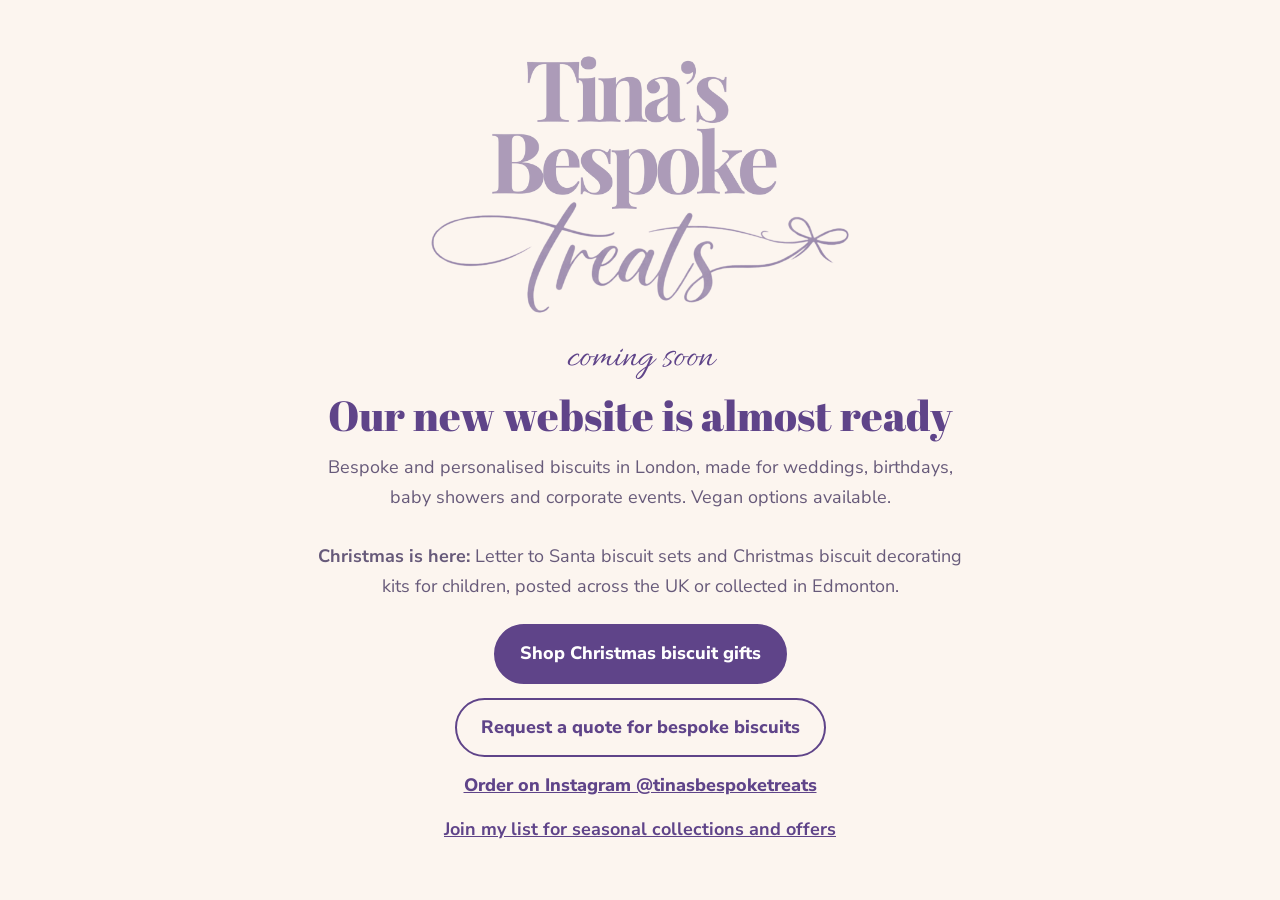
<file: index.html>
<!doctype html>
<html lang="en-GB">
<head>
<meta charset="utf-8">
<meta name="viewport" content="width=device-width,initial-scale=1,viewport-fit=cover">
<title>Bespoke &amp; Personalised Biscuits, London | Tina's Bespoke Treats</title>
<meta name="description" content="Bespoke and personalised biscuits handmade in Edmonton, North London, for weddings, birthdays and corporate events. Shop Christmas biscuit gifts, posted UK-wide.">
<meta name="keywords" content="bespoke biscuits London, personalised biscuits, custom biscuits, logo biscuits, branded biscuits, corporate Christmas gifts, wedding favours London, party favours, Christmas biscuits">
<meta name="robots" content="index,follow">
<meta name="theme-color" content="#FCF5EF">
<meta property="og:type" content="website">
<meta property="og:site_name" content="Tina's Bespoke Treats">
<meta property="og:locale" content="en_GB">
<meta property="og:title" content="Bespoke &amp; Personalised Biscuits, London | Tina's Bespoke Treats">
<meta property="og:description" content="Bespoke and personalised biscuits handmade in Edmonton, North London, for weddings, birthdays and corporate events. Shop Christmas biscuit gifts, posted UK-wide.">
<meta property="og:image" content="https://tinasbespoketreats.com/christmas/img/letter-to-santa-biscuit-painting-set-rudolph.jpg">
<meta property="og:url" content="https://tinasbespoketreats.com/">
<link rel="canonical" href="https://tinasbespoketreats.com/">
<meta name="twitter:card" content="summary_large_image">
<script type="application/ld+json">{"@context": "https://schema.org", "@graph": [{"@type": "Bakery", "@id": "https://tinasbespoketreats.com/#bakery", "name": "Tina's Bespoke Treats", "url": "https://tinasbespoketreats.com/", "logo": "https://tinasbespoketreats.com/assets/logo.png", "image": ["https://tinasbespoketreats.com/assets/logo.png", "https://tinasbespoketreats.com/christmas/img/letter-to-santa-biscuit-painting-set-rudolph.jpg"], "description": "Bespoke and personalised biscuits handmade in Edmonton, North London, for weddings, birthdays, baby showers and corporate events, plus Christmas biscuit gifts posted across the UK.", "address": {"@type": "PostalAddress", "addressLocality": "Edmonton, London", "postalCode": "N9", "addressRegion": "Greater London", "addressCountry": "GB"}, "areaServed": [{"@type": "Place", "name": "Edmonton"}, {"@type": "Place", "name": "Enfield"}, {"@type": "Place", "name": "Palmers Green"}, {"@type": "Place", "name": "Southgate"}, {"@type": "Place", "name": "Tottenham"}, {"@type": "Place", "name": "Wood Green"}, {"@type": "Place", "name": "Barnet"}, {"@type": "Place", "name": "North London"}, {"@type": "Place", "name": "London"}, {"@type": "Country", "name": "United Kingdom"}], "sameAs": ["https://www.instagram.com/tinasbespoketreats/", "https://www.addtoevent.co.uk/suppliers/tinas-bespoke-treats"], "foundingDate": "2017", "knowsAbout": ["Bespoke biscuits", "Personalised biscuits", "Logo biscuits", "Corporate Christmas gifts", "Letter to Santa biscuits", "Christmas biscuit decorating kits", "Wedding favours"]}, {"@type": "WebSite", "@id": "https://tinasbespoketreats.com/#website", "name": "Tina's Bespoke Treats", "url": "https://tinasbespoketreats.com/", "publisher": {"@id": "https://tinasbespoketreats.com/#bakery"}, "inLanguage": "en-GB"}]}</script>
<link rel="icon" type="image/png" href="assets/icon.png">
<link rel="apple-touch-icon" href="assets/icon.png">
<link rel="preconnect" href="https://fonts.googleapis.com">
<link rel="preconnect" href="https://fonts.gstatic.com" crossorigin>
<link rel="stylesheet" href="https://fonts.googleapis.com/css2?family=Abril+Fatface&family=Allura&family=Nunito+Sans:opsz,wght@6..12,400;6..12,600;6..12,700;6..12,800&display=swap">
<link rel="stylesheet" href="styles.css?v=3">
</head>
<body>
<main id="main" class="soon">
  <h1><img src="assets/logo.png" alt="Tina's Bespoke Treats: bespoke biscuits in London" width="1400" height="862"></h1>
  <p class="eyebrow">coming soon</p>
  <h2>Our new website is almost ready</h2>
  <p class="lead">Bespoke and personalised biscuits in London, made for weddings, birthdays, baby showers and corporate events. Vegan options available.</p>
  <p class="lead" style="margin-top:8px"><strong>Christmas is here:</strong> Letter to Santa biscuit sets and Christmas biscuit decorating kits for children, posted across the UK or collected in Edmonton.</p>
  <a class="btn solid" href="/christmas/">Shop Christmas biscuit gifts</a>
  <a class="btn line" href="/quote/">Request a quote for bespoke biscuits</a>
  <a href="https://www.instagram.com/tinasbespoketreats/" style="font-weight:800">Order on Instagram @tinasbespoketreats</a>
  <a href="/join/" style="font-weight:700">Join my list for seasonal collections and offers</a>
</main>
</body>
</html>
</file>
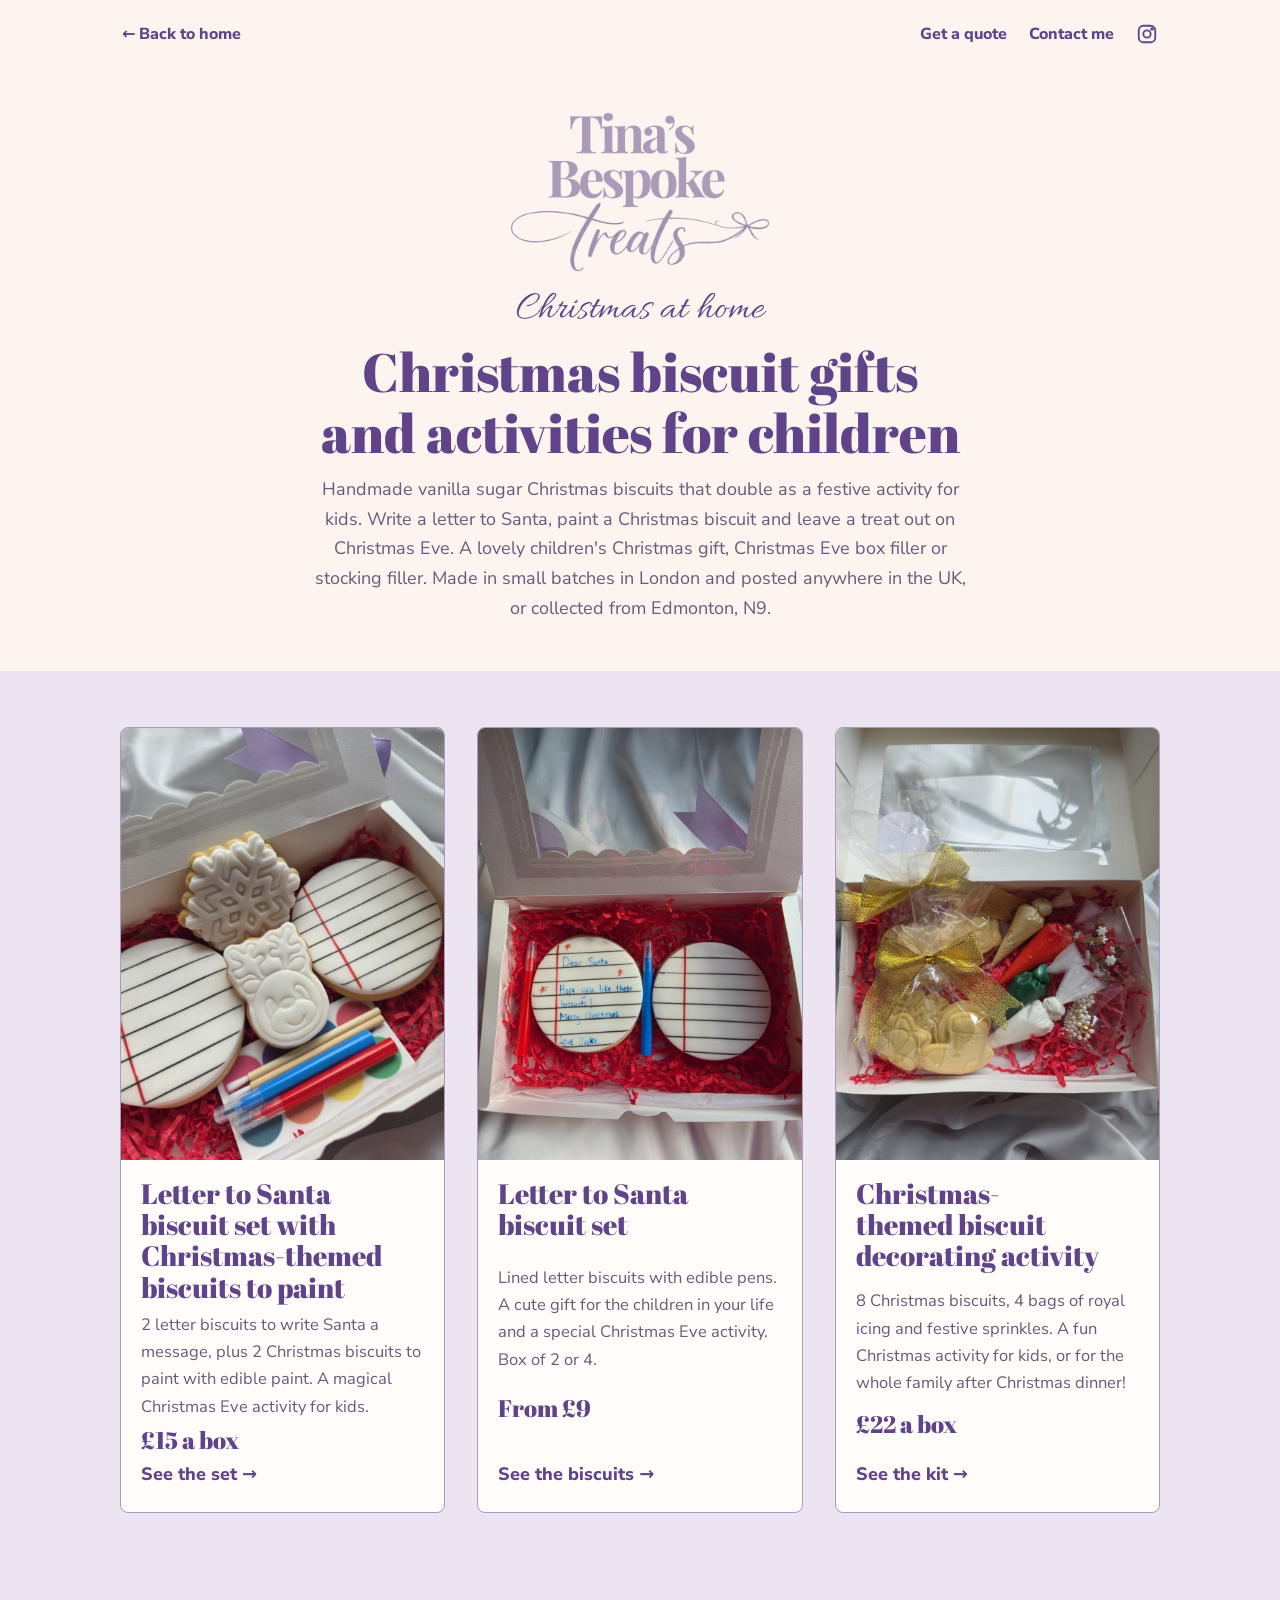
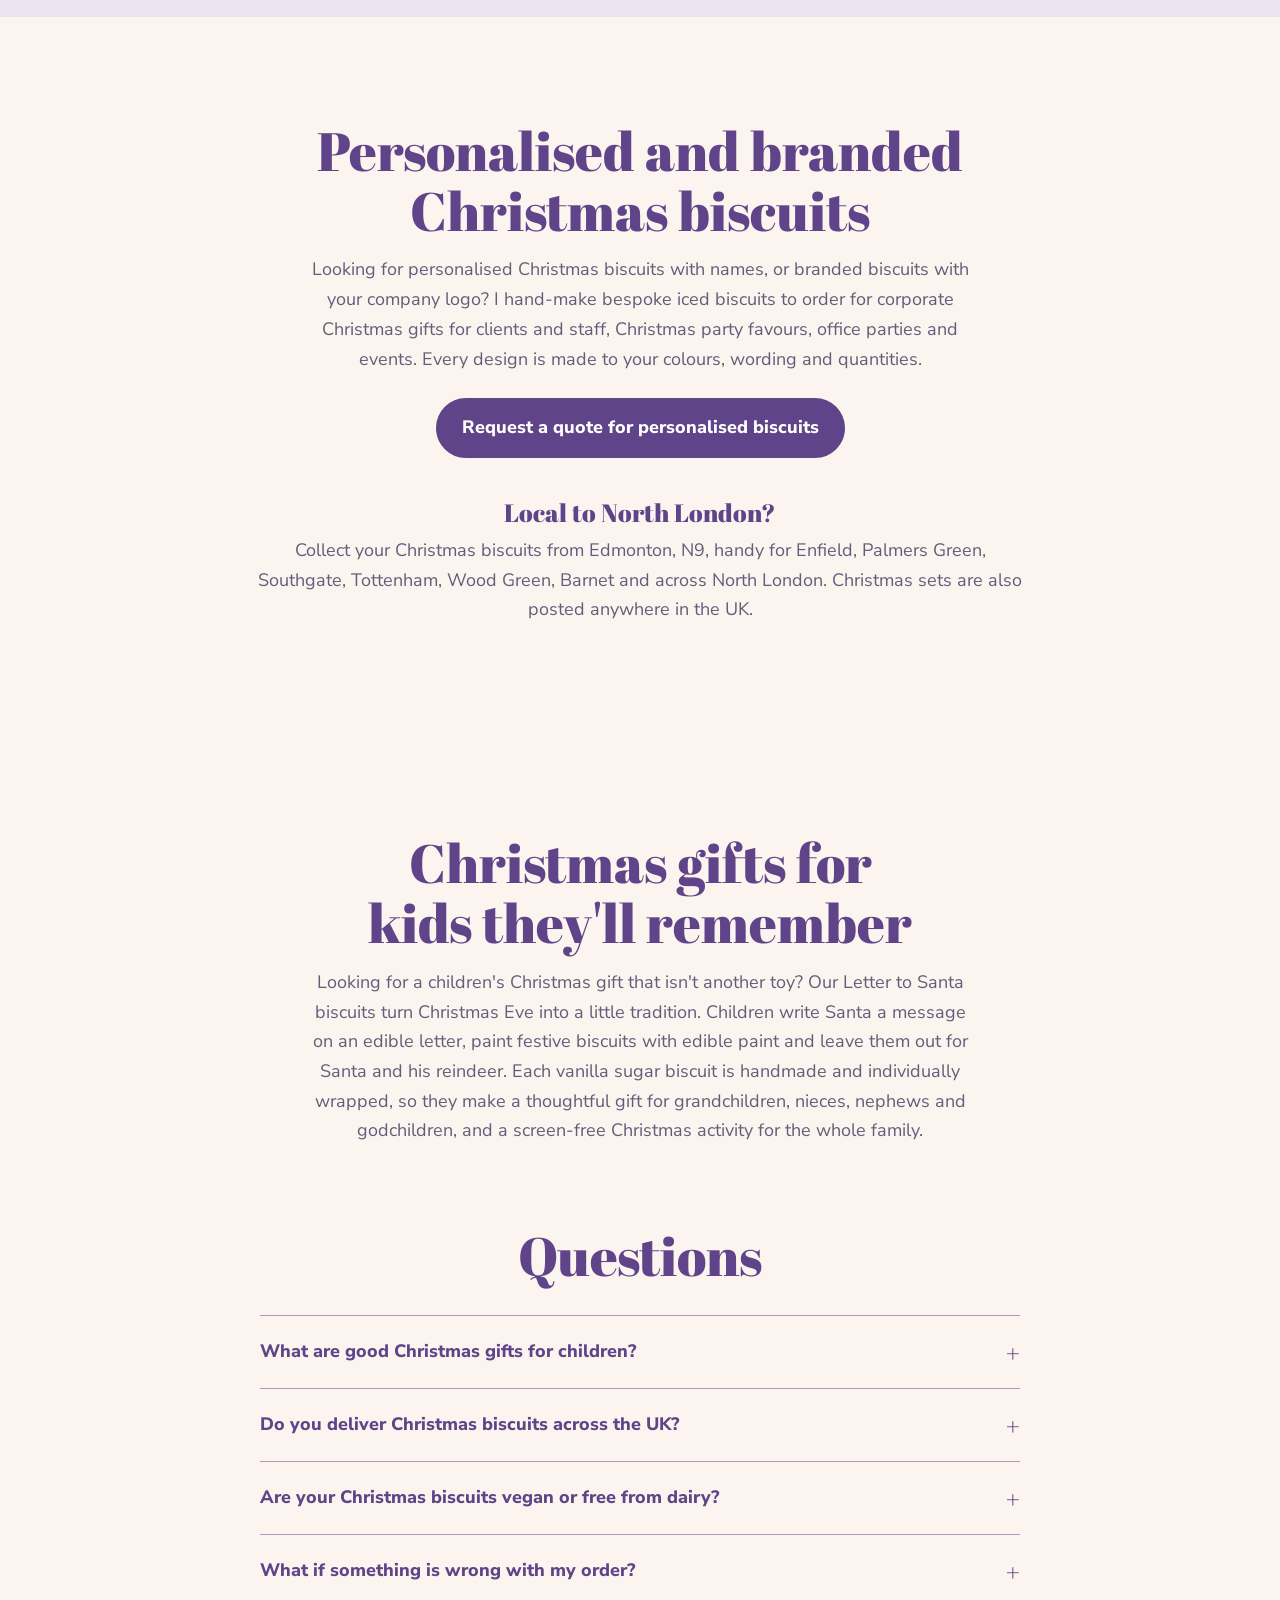
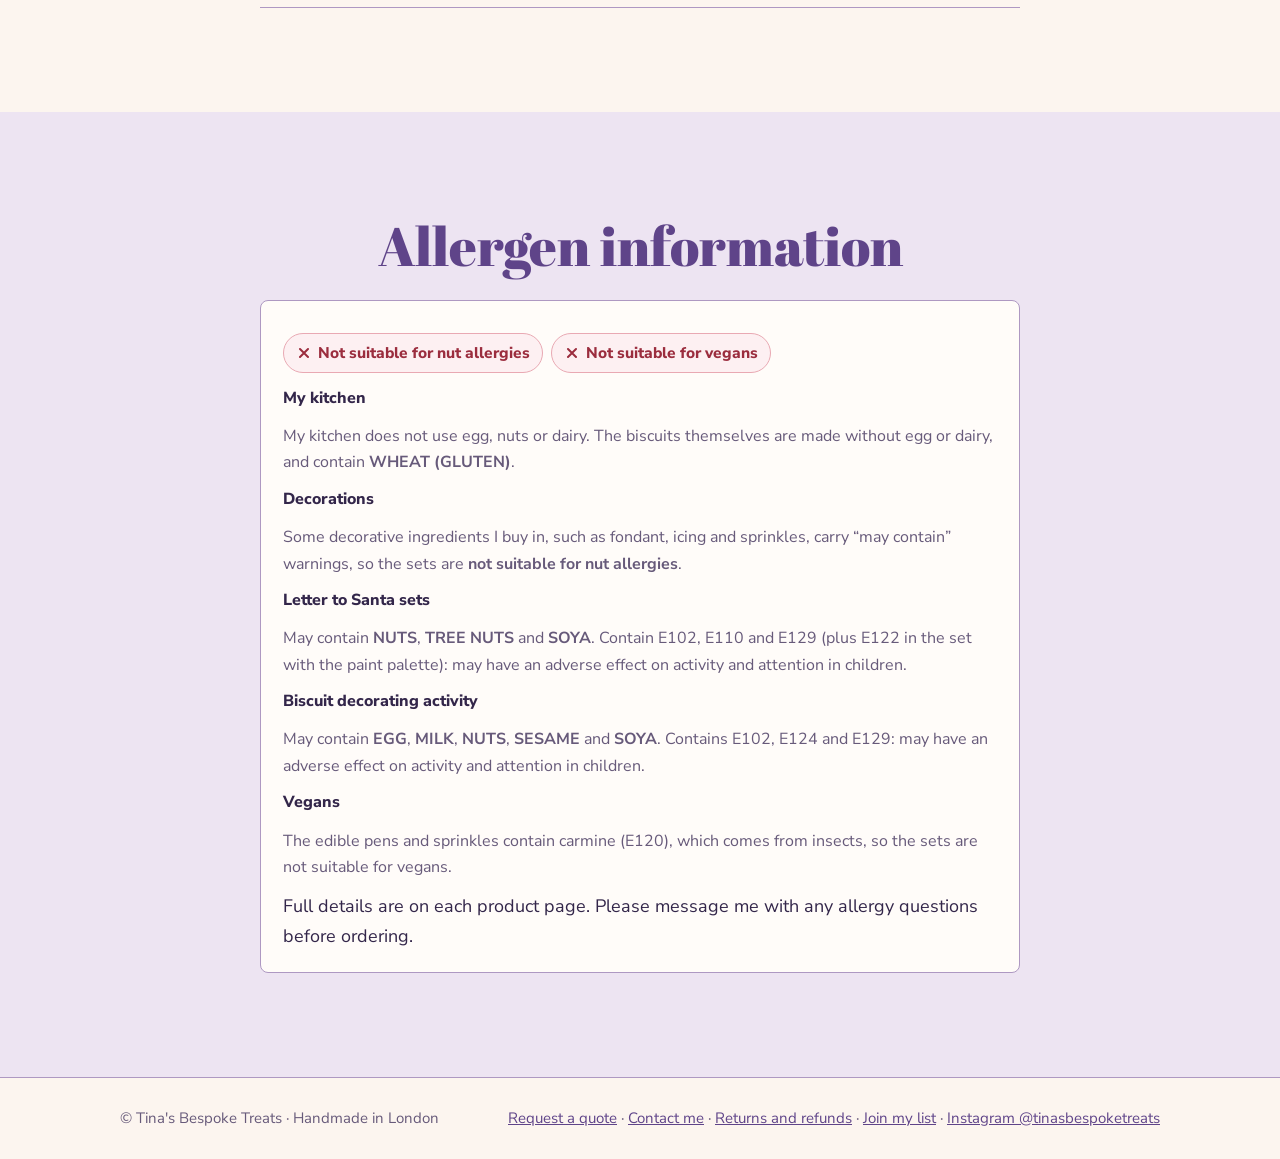
<file: christmas/index.html>
<!doctype html>
<html lang="en-GB">
<head>
<meta charset="utf-8">
<meta name="viewport" content="width=device-width,initial-scale=1,viewport-fit=cover">
<title>Christmas Biscuit Gifts &amp; Activity Kits for Kids | UK Delivery</title>
<meta name="description" content="Handmade Letter to Santa biscuits and Christmas biscuit decorating kits for kids. Posted UK-wide by Royal Mail Tracked 24 or collect in Edmonton, London N9.">
<meta name="robots" content="index,follow,max-image-preview:large">
<link rel="canonical" href="https://tinasbespoketreats.com/christmas/">
<meta property="og:type" content="website">
<meta property="og:site_name" content="Tina's Bespoke Treats">
<meta property="og:locale" content="en_GB">
<meta property="og:title" content="Christmas Biscuit Gifts &amp; Activity Kits for Kids | UK Delivery">
<meta property="og:description" content="Handmade Letter to Santa biscuits and Christmas biscuit decorating kits for kids. Posted UK-wide by Royal Mail Tracked 24 or collect in Edmonton, London N9.">
<meta property="og:url" content="https://tinasbespoketreats.com/christmas/">
<meta property="og:image" content="https://tinasbespoketreats.com/christmas/img/letter-to-santa-biscuit-painting-set-rudolph.jpg">
<meta name="twitter:card" content="summary_large_image">
<script type="application/ld+json">{"@context": "https://schema.org", "@graph": [{"@type": "Bakery", "@id": "https://tinasbespoketreats.com/#bakery", "name": "Tina's Bespoke Treats", "url": "https://tinasbespoketreats.com/", "logo": "https://tinasbespoketreats.com/assets/logo.png", "image": "https://tinasbespoketreats.com/assets/logo.png", "address": {"@type": "PostalAddress", "addressLocality": "Edmonton, London", "postalCode": "N9", "addressRegion": "Greater London", "addressCountry": "GB"}, "sameAs": ["https://www.instagram.com/tinasbespoketreats/"]}, {"@type": "CollectionPage", "name": "Christmas biscuit gifts and activities for children", "url": "https://tinasbespoketreats.com/christmas/", "isPartOf": {"@id": "https://tinasbespoketreats.com/#website"}}, {"@type": "ItemList", "itemListElement": [{"@type": "ListItem", "position": 1, "url": "https://tinasbespoketreats.com/christmas/letter-to-santa-biscuit-painting-set/", "name": "Letter to Santa biscuit set with Christmas-themed biscuits to paint"}, {"@type": "ListItem", "position": 2, "url": "https://tinasbespoketreats.com/christmas/letter-to-santa-biscuits/", "name": "Letter to Santa biscuit set"}, {"@type": "ListItem", "position": 3, "url": "https://tinasbespoketreats.com/christmas/christmas-biscuit-decorating-kit/", "name": "Christmas-themed biscuit decorating activity"}]}, {"@type": "BreadcrumbList", "itemListElement": [{"@type": "ListItem", "position": 1, "name": "Home", "item": "https://tinasbespoketreats.com/"}, {"@type": "ListItem", "position": 2, "name": "Christmas", "item": "https://tinasbespoketreats.com/christmas/"}]}]}</script>
<!-- LAUNCH: change "noindex" to "index,follow" when ready. -->
<meta name="theme-color" content="#FCF5EF">
<link rel="icon" type="image/png" href="/assets/icon.png">
<link rel="preconnect" href="https://fonts.googleapis.com">
<link rel="preconnect" href="https://fonts.gstatic.com" crossorigin>
<link rel="stylesheet" href="https://fonts.googleapis.com/css2?family=Abril+Fatface&family=Allura&family=Nunito+Sans:opsz,wght@6..12,400;6..12,600;6..12,700;6..12,800&display=swap">
<link rel="stylesheet" href="/styles.css?v=3">
<style>
  .xhero{text-align:center;display:grid;justify-items:center;gap:12px;padding-block:clamp(24px,5vw,56px) clamp(28px,5vw,48px)}
  .xhero img{width:min(260px,58vw);height:auto;margin-bottom:6px}
  .xhero .eyebrow{font-size:40px;margin:0}
  .xhero .lead{margin:0 auto}
  .grid{display:grid;grid-template-columns:repeat(auto-fit,minmax(min(100%,300px),1fr));gap:clamp(20px,3vw,32px)}
  .card{position:relative;display:flex;flex-direction:column;background:var(--cream);border:1px solid var(--lilac);border-radius:8px;overflow:hidden;text-decoration:none;color:inherit;transition:transform .2s,box-shadow .2s}
  a.card:hover{transform:translateY(-3px);box-shadow:0 10px 24px rgba(51,38,74,.12)}
  .card .pic{aspect-ratio:3/4;background:var(--lilac-soft);overflow:hidden}
  .card .pic img{width:100%;height:100%;object-fit:cover}
  .card .body{padding:18px 20px 22px;display:grid;gap:8px;flex:1}
  .card h2{font-size:28px}
  .card p{color:var(--muted);font-size:16.5px}
  .card .price{font:400 24px/1 var(--display);color:var(--purple)}
  .card .go{margin-top:auto;font-weight:800;color:var(--purple)}
  .badge{position:absolute;top:14px;left:14px;background:var(--purple);color:#fff;font-weight:800;font-size:15px;padding:6px 12px;border-radius:999px}
  .badge.out{background:#9B2D3E}
  .soonart{aspect-ratio:3/4;display:grid;place-items:center;background:var(--lilac-soft);color:var(--lilac);font:400 40px/1.1 var(--script);text-align:center;padding:16px}
  .centre{text-align:center}
  .faq{max-width:760px;margin:28px auto 0}
  .faq details{border-top:1px solid var(--lilac);padding-block:14px}
  .faq details:last-child{border-bottom:1px solid var(--lilac)}
  .faq summary{cursor:pointer;font-weight:800;color:var(--purple);list-style:none;display:flex;justify-content:space-between;gap:16px;min-height:44px;align-items:center}
  .faq summary::-webkit-details-marker{display:none}
  .faq summary::after{content:"+";font:400 26px/1 var(--display)}
  .faq details[open] summary::after{content:"\2013"}
  .faq p{color:var(--muted);margin-top:6px}
  @media (prefers-reduced-motion:reduce){.card{transition:none}}
  .facts{list-style:none;margin:0 auto;padding:16px 18px;max-width:760px;display:grid;gap:8px;background:var(--cream);border:1px solid var(--lilac);border-radius:8px;font-size:16px}
  .facts strong{color:var(--purple)}
</style>
<style>
  .diet{display:flex;flex-wrap:wrap;gap:8px;margin:12px 0 4px;padding:0;list-style:none}
  .diet li{display:inline-flex;align-items:center;gap:6px;font-weight:800;font-size:15.5px;padding:6px 12px;border-radius:999px;border:1.5px solid}
  .diet .yes{color:#1F6B3A;border-color:#9BD3AE;background:#EEF9F1}
  .diet .no{color:#9B2D3E;border-color:#E9A9B3;background:#FDF0F2}
  .diet svg{width:16px;height:16px;flex:none}
  .allergy{max-width:760px;margin:24px auto 0;background:var(--cream);border:1.5px solid var(--lilac);border-radius:8px;padding:20px 22px}
  .allergy h3{font-size:22px}
  .allergy dl{margin:12px 0 0;display:grid;gap:10px;font-size:16px}
  .allergy dt{font-weight:800}
  .allergy dd{margin:2px 0 0;color:var(--muted)}
</style>
<style>nav[aria-label="Site"] a{display:inline-flex;align-items:center;min-height:44px;padding:0 2px}nav[aria-label="Site"]{row-gap:0}@media (max-width:380px){nav[aria-label="Site"]{justify-content:center}nav[aria-label="Site"]>span{gap:14px!important;font-size:15px}}</style>
<style>.crumbs{display:flex;flex-wrap:wrap;gap:4px;list-style:none;margin:0;padding:0;font-size:14px;font-weight:700;color:var(--muted)}.crumbs li+li::before{content:"›";margin-right:4px}.crumbs a{min-height:44px;display:inline-flex;align-items:center}.crumbs [aria-current]{max-width:60vw;overflow:hidden;text-overflow:ellipsis;white-space:nowrap;align-self:center}</style>
<style>.topnav{display:flex;justify-content:space-between;align-items:center;gap:12px;padding-top:12px;font-weight:800;font-size:16px}.topnav a{display:inline-flex;align-items:center;min-height:44px;text-decoration:none}.topnav span{display:flex;align-items:center;gap:18px}</style>
</head>
<body>
<nav class="wrap topnav" aria-label="Site">
  <a href="/">&larr; Back to home</a>
  <span><a href="/quote/">Get a quote</a><a href="/contact/">Contact me</a><a href="https://www.instagram.com/tinasbespoketreats/" aria-label="Instagram @tinasbespoketreats"><svg viewBox="0 0 24 24" width="22" height="22" fill="none" stroke="currentColor" stroke-width="2" aria-hidden="true" style="display:block"><rect x="3" y="3" width="18" height="18" rx="5"/><circle cx="12" cy="12" r="4"/><circle cx="17.5" cy="6.5" r="1" fill="currentColor"/></svg></a></span>
</nav>
<header class="wrap xhero">
  <a href="/"><img src="/assets/logo.png" alt="Tina's Bespoke Treats" width="1400" height="862"></a>
  <p class="eyebrow">Christmas at home</p>
  <h1 style="font:400 clamp(34px,6vw,54px)/1.12 var(--display);color:var(--purple);text-wrap:balance">Christmas biscuit gifts and activities for children</h1>
  <p class="lead">Handmade vanilla sugar Christmas biscuits that double as a festive activity for kids. Write a letter to Santa, paint a Christmas biscuit and leave a treat out on Christmas Eve. A lovely children's Christmas gift, Christmas Eve box filler or stocking filler. Made in small batches in London and posted anywhere in the UK, or collected from Edmonton, N9.</p>
</header>

<p id="postBanner" class="wrap" hidden style="text-align:center;font-weight:800;color:#9B2D3E;font-size:20px;padding-bottom:16px">COLLECTION ONLY: postage has sold out. Collect from Edmonton, London N9.</p>
<section class="band tint" style="padding-top:clamp(32px,5vw,56px)">
  <div class="wrap grid">

    <a class="card" href="/christmas/letter-to-santa-biscuit-painting-set/">
      <span class="badge out" data-product="santa-set" data-fallback="4" hidden>Sold out</span>
      <div class="pic"><img src="/christmas/img/letter-to-santa-biscuit-painting-set-rudolph.jpg" alt="Letter to Santa biscuit set: two letter biscuits, a Rudolph and a snowflake biscuit, with an edible paint palette, pens and brushes" width="900" height="1200"></div>
      <div class="body">
        <h2>Letter to Santa biscuit set with Christmas-themed biscuits to paint</h2>
        <p>2 letter biscuits to write Santa a message, plus 2 Christmas biscuits to paint with edible paint. A magical Christmas Eve activity for kids.</p>
        <p class="price">£15 a box</p>
        <span class="go">See the set &rarr;</span>
      </div>
    </a>

    <a class="card" href="/christmas/letter-to-santa-biscuits/">
      <div class="pic"><img loading="lazy" src="/christmas/img/letter-to-santa-biscuits-gift-box.jpg" alt="Letter to Santa biscuit set with a handwritten letter biscuit, a blank letter biscuit and edible pens" width="900" height="1200"></div>
      <div class="body">
        <h2>Letter to Santa biscuit set</h2>
        <p>Lined letter biscuits with edible pens. A cute gift for the children in your life and a special Christmas Eve activity. Box of 2 or 4.</p>
        <p class="price">From £9</p>
        <span class="go">See the biscuits &rarr;</span>
      </div>
    </a>

    <a class="card" href="/christmas/christmas-biscuit-decorating-kit/">
      <div class="pic"><img loading="lazy" style="object-position:50% 85%" src="/christmas/img/christmas-biscuit-decorating-kit.jpg" alt="Christmas biscuit decorating kit with Christmas-shaped biscuits, piping bags of icing and festive sprinkles" width="900" height="1200"></div>
      <div class="body">
        <h2>Christmas-themed biscuit decorating activity</h2>
        <p>8 Christmas biscuits, 4 bags of royal icing and festive sprinkles. A fun Christmas activity for kids, or for the whole family after Christmas dinner!</p>
        <p class="price">£22 a box</p>
        <span class="go">See the kit &rarr;</span>
      </div>
    </a>

  </div>
</section>

<section class="band">
  <div class="wrap" style="max-width:820px">
    <h2 class="centre">Personalised and branded Christmas biscuits</h2>
    <p class="lead" style="margin-inline:auto;text-align:center">Looking for personalised Christmas biscuits with names, or branded biscuits with your company logo? I hand-make bespoke iced biscuits to order for corporate Christmas gifts for clients and staff, Christmas party favours, office parties and events. Every design is made to your colours, wording and quantities.</p>
    <div class="cta" style="margin-top:24px"><a class="btn solid" href="/quote/">Request a quote for personalised biscuits</a></div>
    <h3 class="centre" style="margin-top:40px">Local to North London?</h3>
    <p style="text-align:center;color:var(--muted);margin-top:8px">Collect your Christmas biscuits from Edmonton, N9, handy for Enfield, Palmers Green, Southgate, Tottenham, Wood Green, Barnet and across North London. Christmas sets are also posted anywhere in the UK.</p>
  </div>
</section>

<section class="band">
  <div class="wrap" style="max-width:820px">
    <h2 class="centre">Christmas gifts for kids they'll remember</h2>
    <p class="lead" style="margin-inline:auto;text-align:center">Looking for a children's Christmas gift that isn't another toy? Our Letter to Santa biscuits turn Christmas Eve into a little tradition. Children write Santa a message on an edible letter, paint festive biscuits with edible paint and leave them out for Santa and his reindeer. Each vanilla sugar biscuit is handmade and individually wrapped, so they make a thoughtful gift for grandchildren, nieces, nephews and godchildren, and a screen-free Christmas activity for the whole family.</p>
    <h2 class="centre" style="margin-top:clamp(48px,7vw,80px)">Questions</h2>
    <div class="faq">
      <details>
        <summary>What are good Christmas gifts for children?</summary>
        <p>Our Letter to Santa biscuit sets make a fun, edible Christmas gift for children. They're a festive activity and a treat in one, and they fit perfectly in a Christmas Eve box or stocking.</p>
      </details>
      <details>
        <summary>Do you deliver Christmas biscuits across the UK?</summary>
        <p>Yes. Every order is posted on Tuesday 15 December by Royal Mail Tracked 24, to any UK address, and should arrive by Friday 18 December. Postage is £5. You can also collect for free from Edmonton, London N9.</p>
      </details>
      <details>
        <summary>Are your Christmas biscuits vegan or free from dairy?</summary>
        <p>The biscuits are made with a plant-based butter and no egg, and my kitchen does not use egg, nuts or dairy. They contain wheat (gluten). The edible pens and sprinkles contain carmine (E120), which comes from insects, so the sets are not suitable for vegans, and some decorations carry “may contain” warnings for nuts, so they are not suitable for nut allergies.</p>
      </details>
      <details>
        <summary>What if something is wrong with my order?</summary>
        <p>As the biscuits are food and made to order, I can't accept returns. If there's a clear, visible error in the design, or a posted order arrives damaged, please send me photos as soon as you receive it and I'll help put it right. For the safest journey, I recommend free collection from Edmonton, N9. <a href="/returns/" style="color:var(--purple);font-weight:800;text-decoration:underline">Read the returns and refunds policy</a>.</p>
      </details>
    </div>
  </div>
</section>

<section class="band tint">
  <div class="wrap">
    <h2 class="centre">Allergen information</h2>
    <div class="allergy" style="margin-top:24px">
      <ul class="diet" aria-label="Dietary information">
        <li class="no"><svg viewBox="0 0 24 24" fill="none" stroke="currentColor" stroke-width="3" stroke-linecap="round" aria-hidden="true"><path d="M6 6l12 12M18 6L6 18"/></svg>Not suitable for nut allergies</li>
        <li class="no"><svg viewBox="0 0 24 24" fill="none" stroke="currentColor" stroke-width="3" stroke-linecap="round" aria-hidden="true"><path d="M6 6l12 12M18 6L6 18"/></svg>Not suitable for vegans</li>
      </ul>
      <dl>
        <dt>My kitchen</dt>
        <dd>My kitchen does not use egg, nuts or dairy. The biscuits themselves are made without egg or dairy, and contain <strong>WHEAT (GLUTEN)</strong>.</dd>
        <dt>Decorations</dt>
        <dd>Some decorative ingredients I buy in, such as fondant, icing and sprinkles, carry “may contain” warnings, so the sets are <strong>not suitable for nut allergies</strong>.</dd>
        <dt>Letter to Santa sets</dt>
        <dd>May contain <strong>NUTS</strong>, <strong>TREE NUTS</strong> and <strong>SOYA</strong>. Contain E102, E110 and E129 (plus E122 in the set with the paint palette): may have an adverse effect on activity and attention in children.</dd>
        <dt>Biscuit decorating activity</dt>
        <dd>May contain <strong>EGG</strong>, <strong>MILK</strong>, <strong>NUTS</strong>, <strong>SESAME</strong> and <strong>SOYA</strong>. Contains E102, E124 and E129: may have an adverse effect on activity and attention in children.</dd>
        <dt>Vegans</dt>
        <dd>The edible pens and sprinkles contain carmine (E120), which comes from insects, so the sets are not suitable for vegans.</dd>
      </dl>
      <p class="hint" style="margin-top:12px">Full details are on each product page. Please message me with any allergy questions before ordering.</p>
    </div>
  </div>
</section>

<footer>
  <div class="wrap">
    <span>© Tina's Bespoke Treats · Handmade in London</span>
    <span><a href="/quote/">Request a quote</a> · <a href="/contact/">Contact me</a> · <a href="/returns/">Returns and refunds</a> · <a href="/join/">Join my list</a> · <a href="https://www.instagram.com/tinasbespoketreats/">Instagram @tinasbespoketreats</a></span>
  </div>
</footer>

<script>
/* Live "Only X left!" badges. Same stock counter as the product pages. */
const STOCK = {
  api: "https://ecrnwmzdzvpvfxaxolpv.supabase.co/rest/v1/rpc/stock_left",
  key: "sb_publishable_N0yjgQiIWdJXuOllHMs8xQ_uhJxB_sU"
};
document.querySelectorAll(".badge[data-product]").forEach(async (b) => {
  const show = (n) => {
    b.hidden = n > 0;
  };
  show(+b.dataset.fallback);
  try {
    const r = await fetch(STOCK.api, { method: "POST", headers: { apikey: STOCK.key, "Content-Type": "application/json" }, body: JSON.stringify({ p: b.dataset.product }) });
    if (r.ok) { const n = await r.json(); if (typeof n === "number") show(n); }
  } catch (e) { /* counter not set up yet: keep the number above */ }
});
(async () => {
  try {
    const r = await fetch(STOCK.api, { method: "POST", headers: { apikey: STOCK.key, "Content-Type": "application/json" }, body: JSON.stringify({ p: "postage" }) });
    if (r.ok) { const n = await r.json(); if (typeof n === "number" && n < 1) document.getElementById("postBanner").hidden = false; }
  } catch (e) { }
})();
</script>
</body>
</html>
</file>
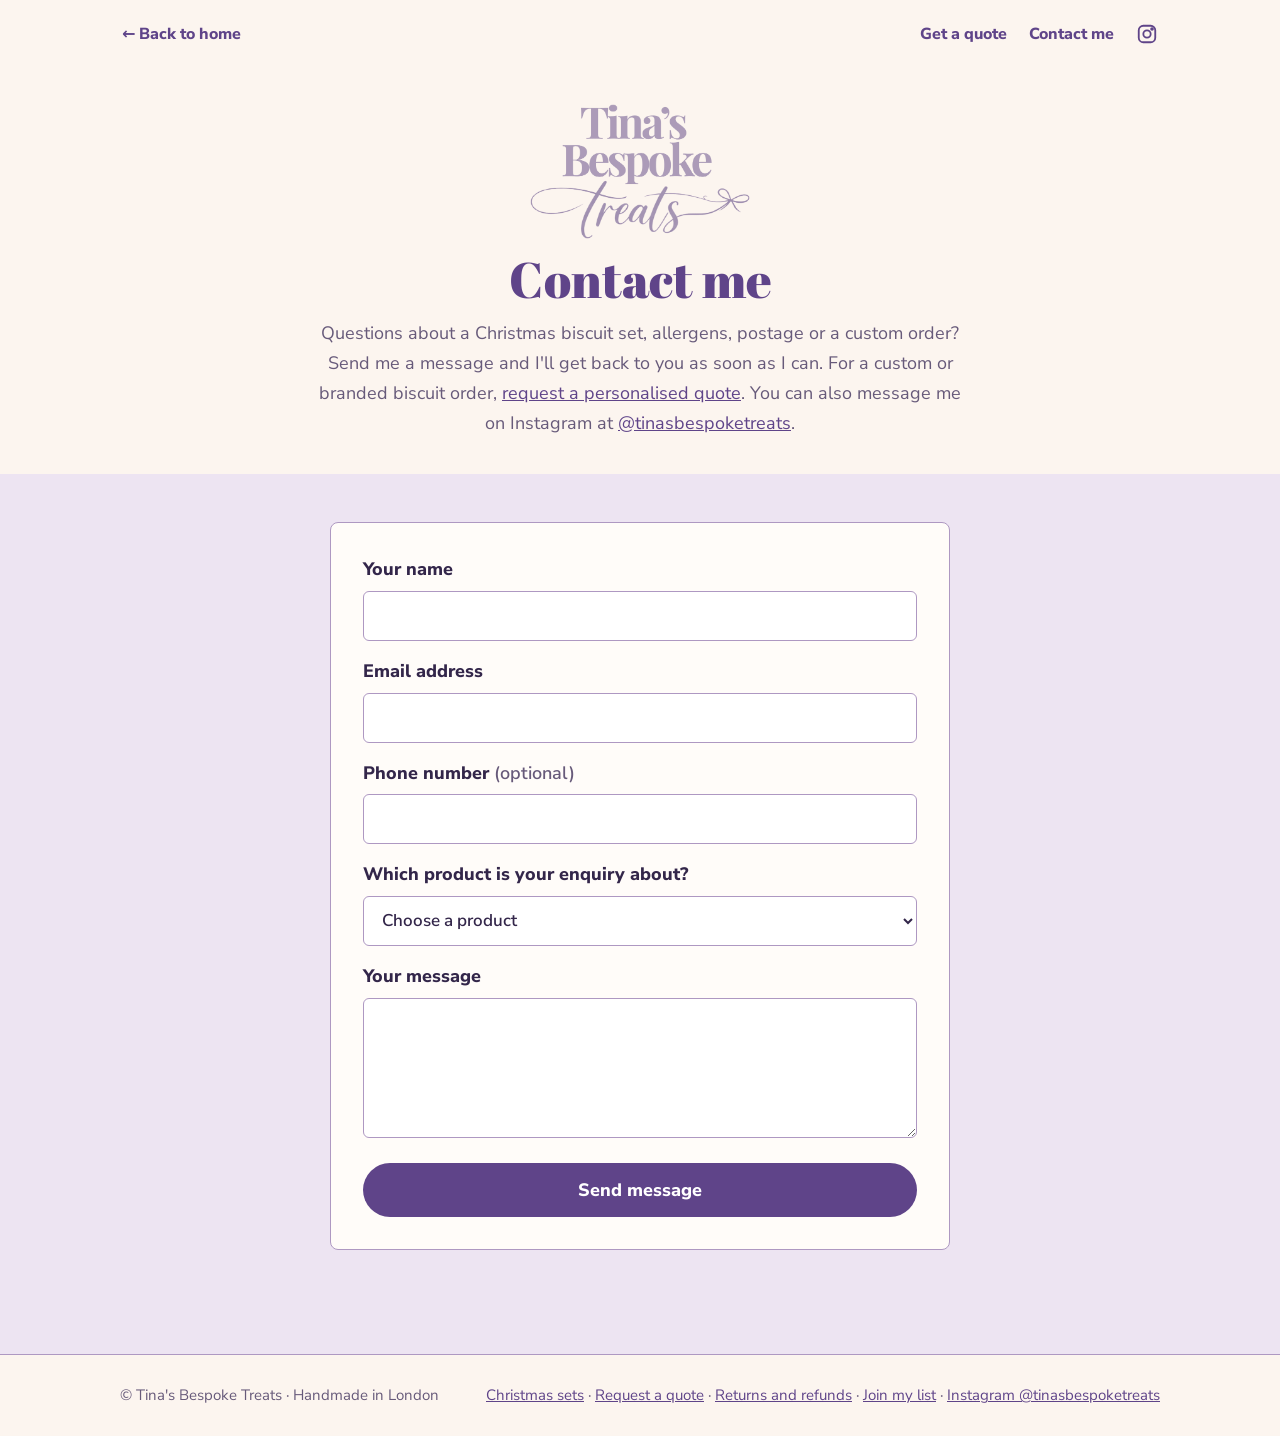
<file: contact/index.html>
<!doctype html>
<html lang="en-GB">
<head>
<meta charset="utf-8">
<meta name="viewport" content="width=device-width,initial-scale=1,viewport-fit=cover">
<title>Contact Tina&#x27;s Bespoke Treats | Personalised Biscuits, London</title>
<meta name="description" content="Ask about Christmas biscuit sets, personalised or branded biscuits, corporate Christmas gifts and custom biscuits for any occasion. Handmade in Edmonton, North London.">
<meta name="robots" content="index,follow,max-image-preview:large">
<link rel="canonical" href="https://tinasbespoketreats.com/contact/">
<meta property="og:type" content="website">
<meta property="og:site_name" content="Tina's Bespoke Treats">
<meta property="og:locale" content="en_GB">
<meta property="og:title" content="Contact Tina&#x27;s Bespoke Treats | Personalised Biscuits, London">
<meta property="og:description" content="Ask about Christmas biscuit sets, personalised or branded biscuits, corporate Christmas gifts and custom biscuits for any occasion. Handmade in Edmonton, North London.">
<meta property="og:url" content="https://tinasbespoketreats.com/contact/">
<meta property="og:image" content="https://tinasbespoketreats.com/christmas/img/letter-to-santa-biscuit-painting-set-rudolph.jpg">
<meta name="twitter:card" content="summary_large_image">
<script type="application/ld+json">{"@context": "https://schema.org", "@graph": [{"@type": "Bakery", "@id": "https://tinasbespoketreats.com/#bakery", "name": "Tina's Bespoke Treats", "url": "https://tinasbespoketreats.com/", "logo": "https://tinasbespoketreats.com/assets/logo.png", "image": "https://tinasbespoketreats.com/assets/logo.png", "address": {"@type": "PostalAddress", "addressLocality": "Edmonton, London", "postalCode": "N9", "addressRegion": "Greater London", "addressCountry": "GB"}, "sameAs": ["https://www.instagram.com/tinasbespoketreats/"]}, {"@type": "ContactPage", "name": "Contact Tina's Bespoke Treats", "url": "https://tinasbespoketreats.com/contact/"}, {"@type": "BreadcrumbList", "itemListElement": [{"@type": "ListItem", "position": 1, "name": "Home", "item": "https://tinasbespoketreats.com/"}, {"@type": "ListItem", "position": 2, "name": "Contact", "item": "https://tinasbespoketreats.com/contact/"}]}]}</script>
<meta name="theme-color" content="#FCF5EF">
<link rel="icon" type="image/png" href="/assets/icon.png">
<link rel="preconnect" href="https://fonts.googleapis.com">
<link rel="preconnect" href="https://fonts.gstatic.com" crossorigin>
<link rel="stylesheet" href="https://fonts.googleapis.com/css2?family=Abril+Fatface&family=Allura&family=Nunito+Sans:opsz,wght@6..12,400;6..12,600;6..12,700;6..12,800&display=swap">
<link rel="stylesheet" href="/styles.css?v=3">
<style>
  .xhero{text-align:center;display:grid;justify-items:center;gap:12px;padding-block:clamp(24px,5vw,48px) clamp(20px,4vw,36px)}
  .xhero img{width:min(220px,50vw);height:auto}
  .form{max-width:620px;margin:0 auto;background:var(--cream);border:1px solid var(--lilac);border-radius:8px;padding:clamp(20px,4vw,32px);display:grid;gap:16px}
  .form label{display:block;font-weight:800;margin-bottom:6px}
  .form .opt{font-weight:600;color:var(--muted)}
  .form input,.form select,.form textarea{width:100%;min-height:50px;padding:10px 14px;font:600 17px/1.4 var(--body);color:var(--ink);background:#fff;border:1.5px solid var(--lilac);border-radius:6px}
  .form textarea{min-height:140px;resize:vertical}
  .form :focus{outline:3px solid var(--purple);outline-offset:1px}
  .form .btn{width:100%;border:0;cursor:pointer;font-family:var(--body);font-size:18px;padding-block:15px}
  .form .btn:disabled{opacity:.6;cursor:wait}
  .err{color:#9B2D3E;font-weight:700;font-size:15px;margin-top:4px}
  .done{max-width:620px;margin:0 auto;text-align:center;background:var(--cream);border:1px solid var(--lilac);border-radius:8px;padding:32px}
  .hp{position:absolute;left:-9999px}
</style>
<style>nav[aria-label="Site"] a{display:inline-flex;align-items:center;min-height:44px;padding:0 2px}nav[aria-label="Site"]{row-gap:0}@media (max-width:380px){nav[aria-label="Site"]{justify-content:center}nav[aria-label="Site"]>span{gap:14px!important;font-size:15px}}</style>
<style>.crumbs{display:flex;flex-wrap:wrap;gap:4px;list-style:none;margin:0;padding:0;font-size:14px;font-weight:700;color:var(--muted)}.crumbs li+li::before{content:"›";margin-right:4px}.crumbs a{min-height:44px;display:inline-flex;align-items:center}.crumbs [aria-current]{max-width:60vw;overflow:hidden;text-overflow:ellipsis;white-space:nowrap;align-self:center}</style>
<style>.topnav{display:flex;justify-content:space-between;align-items:center;gap:12px;padding-top:12px;font-weight:800;font-size:16px}.topnav a{display:inline-flex;align-items:center;min-height:44px;text-decoration:none}.topnav span{display:flex;align-items:center;gap:18px}</style>
</head>
<body>
<nav class="wrap topnav" aria-label="Site">
  <a href="/christmas/">&larr; Back to home</a>
  <span><a href="/quote/">Get a quote</a><a href="/contact/">Contact me</a><a href="https://www.instagram.com/tinasbespoketreats/" aria-label="Instagram @tinasbespoketreats"><svg viewBox="0 0 24 24" width="22" height="22" fill="none" stroke="currentColor" stroke-width="2" aria-hidden="true" style="display:block"><rect x="3" y="3" width="18" height="18" rx="5"/><circle cx="12" cy="12" r="4"/><circle cx="17.5" cy="6.5" r="1" fill="currentColor"/></svg></a></span>
</nav>
<header class="wrap xhero">
  <a href="/"><img src="/assets/logo.png" alt="Tina's Bespoke Treats" width="1400" height="862"></a>
  <h1 style="font:400 clamp(34px,6vw,50px)/1.12 var(--display);color:var(--purple)">Contact me</h1>
  <p class="lead" style="margin:0 auto">Questions about a Christmas biscuit set, allergens, postage or a custom order? Send me a message and I'll get back to you as soon as I can. For a custom or branded biscuit order, <a href="/quote/">request a personalised quote</a>. You can also message me on Instagram at <a href="https://www.instagram.com/tinasbespoketreats/">@tinasbespoketreats</a>.</p>
</header>

<section class="band tint" style="padding-top:clamp(28px,5vw,48px)">
  <div class="wrap">
    <form class="form" id="contactForm" novalidate>
      <div>
        <label for="name">Your name</label>
        <input id="name" name="name" autocomplete="name" required>
        <p class="err" id="e-name" hidden>Please enter your name.</p>
      </div>
      <div>
        <label for="email">Email address</label>
        <input id="email" name="email" type="email" autocomplete="email" inputmode="email" required>
        <p class="err" id="e-email" hidden>Please enter a valid email address.</p>
      </div>
      <div>
        <label for="phone">Phone number <span class="opt">(optional)</span></label>
        <input id="phone" name="phone" type="tel" autocomplete="tel" inputmode="tel">
      </div>
      <div>
        <label for="product">Which product is your enquiry about?</label>
        <select id="product" name="product" required>
          <option value="">Choose a product</option>
          <option>Letter to Santa biscuit set with Christmas-themed biscuits to paint</option>
          <option>Letter to Santa biscuit set</option>
          <option>Christmas-themed biscuit decorating activity</option>
          <option>Personalised or corporate Christmas biscuits</option>
          <option>Custom biscuits</option>
          <option>Something else</option>
        </select>
        <p class="err" id="e-product" hidden>Please choose a product.</p>
      </div>
      <div>
        <label for="message">Your message</label>
        <textarea id="message" name="message" required></textarea>
        <p class="err" id="e-message" hidden>Please write a message.</p>
      </div>
      <input class="hp" type="text" name="_honey" tabindex="-1" autocomplete="off" aria-hidden="true">
      <button class="btn solid" type="submit" id="send">Send message</button>
      <p class="err" id="sendErr" role="alert" hidden></p>
    </form>
    <div class="done" id="done" hidden>
      <h2 style="font-size:32px">Thank you!</h2>
      <p class="lead" style="margin:10px auto 0">Your message has been sent. I'll get back to you as soon as I can. Tina x</p>
    </div>
  </div>
</section>

<footer>
  <div class="wrap">
    <span>© Tina's Bespoke Treats · Handmade in London</span>
    <span><a href="/christmas/">Christmas sets</a> · <a href="/quote/">Request a quote</a> · <a href="/returns/">Returns and refunds</a> · <a href="/join/">Join my list</a> · <a href="https://www.instagram.com/tinasbespoketreats/">Instagram @tinasbespoketreats</a></span>
  </div>
</footer>

<script>
/* Messages are emailed to Tina via FormSubmit (formsubmit.co). Change the address here if needed. */
const SEND_TO = "https://formsubmit.co/ajax/tinasbespoketreats@gmail.com";
(function () {
  const f = document.getElementById("contactForm");
  const $ = (id) => document.getElementById(id);
  const params = new URLSearchParams(location.search);
  if (params.get("product")) $("product").value = params.get("product");
  ["name","email","product","message"].forEach((k) => $(k).addEventListener("input", () => { $("e-" + k).hidden = true; }));
  f.addEventListener("submit", async (e) => {
    e.preventDefault();
    const v = {
      name: $("name").value.trim(), email: $("email").value.trim(), phone: $("phone").value.trim(),
      product: $("product").value, message: $("message").value.trim()
    };
    let ok = true;
    if (!v.name) { $("e-name").hidden = false; ok = false; }
    if (!/^[^\s@]+@[^\s@]+\.[^\s@]+$/.test(v.email)) { $("e-email").hidden = false; ok = false; }
    if (!v.product) { $("e-product").hidden = false; ok = false; }
    if (!v.message) { $("e-message").hidden = false; ok = false; }
    if (!ok) return;
    if (f._honey.value) return;
    $("send").disabled = true; $("send").textContent = "Sending…"; $("sendErr").hidden = true;
    try {
      const r = await fetch(SEND_TO, {
        method: "POST",
        headers: { "Content-Type": "application/json", Accept: "application/json" },
        body: JSON.stringify({
          _subject: "New enquiry: " + v.product, _replyto: v.email, _template: "table",
          Name: v.name, Email: v.email, Phone: v.phone || "Not given", Product: v.product, Message: v.message
        })
      });
      if (!r.ok) throw new Error("send failed");
      f.hidden = true; $("done").hidden = false;
    } catch (err) {
      $("sendErr").innerHTML = 'Sorry, your message couldn\'t be sent just now. Please try again, or message me on <a href="https://www.instagram.com/tinasbespoketreats/">Instagram</a>.';
      $("sendErr").hidden = false;
      $("send").disabled = false; $("send").textContent = "Send message";
    }
  });
})();
</script>
</body>
</html>
</file>
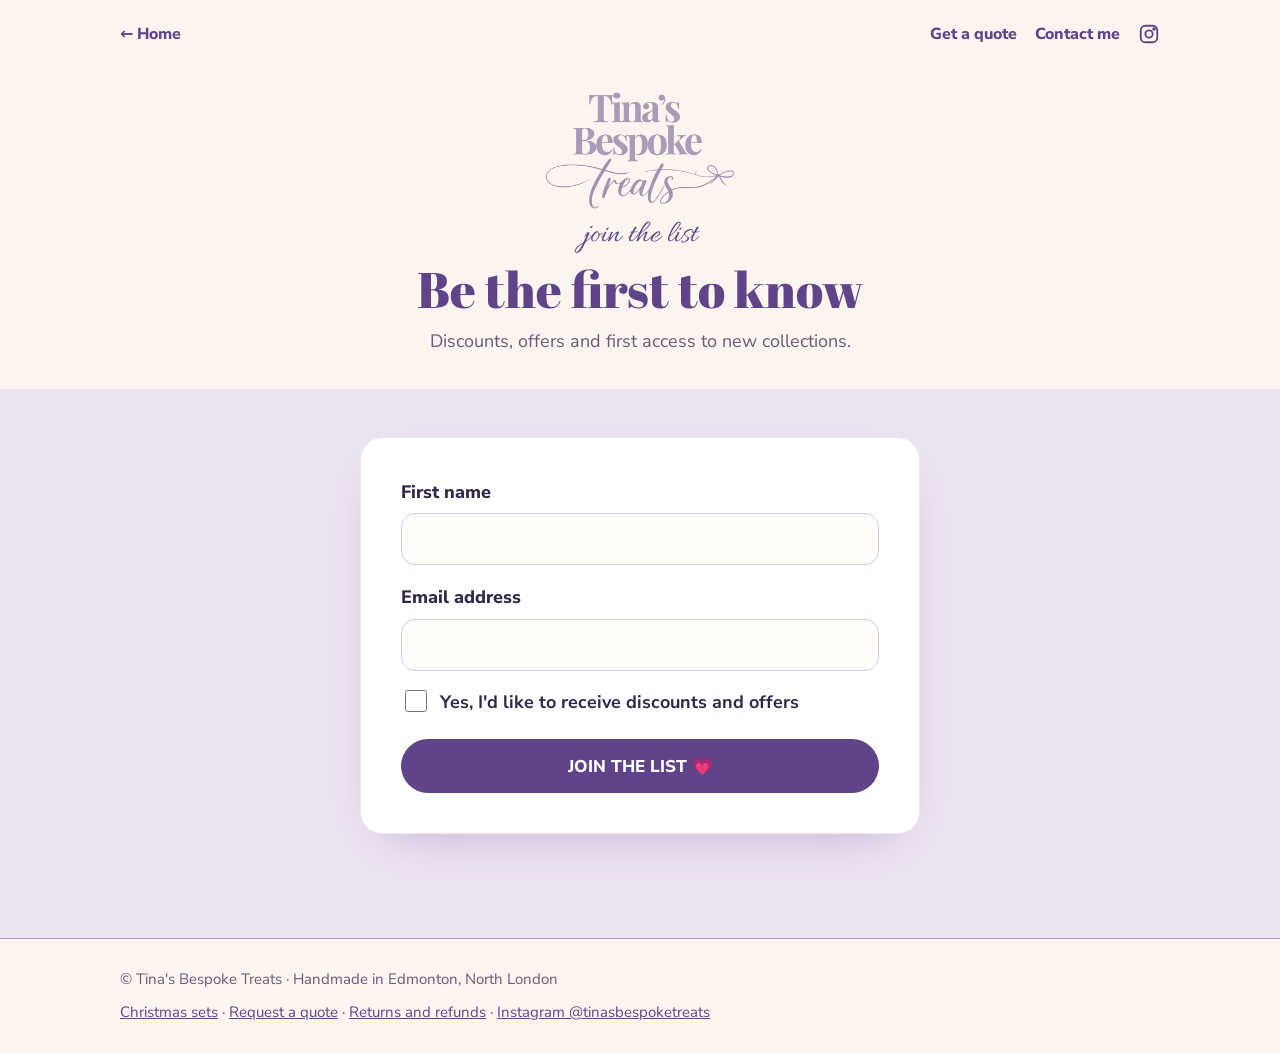
<file: join/index.html>
<!doctype html>
<html lang="en-GB">
<head>
<meta charset="utf-8">
<meta name="viewport" content="width=device-width,initial-scale=1,viewport-fit=cover">
<title>Join the List | Seasonal Biscuit Collections &amp; Offers | Tina's Bespoke Treats</title>
<meta name="description" content="Join Tina's Bespoke Treats mailing list for first access to Christmas, Valentine's, Easter and Mother's Day biscuit collections, new personalised biscuit designs and exclusive offers.">
<meta name="robots" content="index,follow">
<link rel="canonical" href="https://tinasbespoketreats.com/join/">
<meta property="og:type" content="website">
<meta property="og:site_name" content="Tina's Bespoke Treats">
<meta property="og:locale" content="en_GB">
<meta property="og:title" content="Join the List | Tina's Bespoke Treats">
<meta property="og:description" content="First access to seasonal biscuit collections, new designs and exclusive offers.">
<meta property="og:url" content="https://tinasbespoketreats.com/join/">
<meta property="og:image" content="https://tinasbespoketreats.com/christmas/img/letter-to-santa-biscuit-painting-set-rudolph.jpg">
<meta name="twitter:card" content="summary_large_image">
<meta name="theme-color" content="#FCF5EF">
<link rel="icon" type="image/png" href="/assets/icon.png">
<link rel="preconnect" href="https://fonts.googleapis.com">
<link rel="preconnect" href="https://fonts.gstatic.com" crossorigin>
<link rel="stylesheet" href="https://fonts.googleapis.com/css2?family=Abril+Fatface&family=Allura&family=Nunito+Sans:opsz,wght@6..12,400;6..12,600;6..12,700;6..12,800&display=swap">
<link rel="stylesheet" href="/styles.css?v=3">
<style>
  .topnav{display:flex;justify-content:space-between;align-items:center;gap:12px;padding-top:12px;font-weight:800;font-size:16px}
  .topnav a{display:inline-flex;align-items:center;min-height:44px;text-decoration:none}
  .topnav span{display:flex;align-items:center;gap:18px}
  .jhero{text-align:center;display:grid;justify-items:center;gap:10px;padding-block:clamp(16px,4vw,36px) clamp(20px,4vw,32px)}
  .jhero img{width:min(190px,46vw);height:auto}
  .jhero h1{font:400 clamp(32px,6vw,50px)/1.12 var(--display);color:var(--purple);text-wrap:balance}
  .jcard{max-width:560px;margin:0 auto;background:#fff;border:1px solid var(--lilac-soft);border-radius:22px;box-shadow:0 18px 50px -28px rgba(95,68,137,.45);padding:clamp(22px,5vw,40px);display:grid;gap:18px}
  .f label,.f .lbl{display:block;font-weight:800;margin-bottom:6px}
  .f input[type=text],.f input[type=email]{width:100%;min-height:52px;padding:12px 16px;font:600 17px/1.4 var(--body);color:var(--ink);background:var(--cream);border:1.5px solid #D9CCE6;border-radius:14px}
  .f input:focus{outline:0;border-color:var(--purple);box-shadow:0 0 0 4px rgba(174,152,194,.35)}
  .f.bad input{border-color:#B0404F}
  .chips{display:flex;flex-wrap:wrap;gap:8px}
  .chips label{display:inline-flex;align-items:center;gap:8px;padding:8px 14px;border:1.5px solid #D9CCE6;border-radius:99px;background:var(--cream);font-weight:700;font-size:15px;cursor:pointer}
  .chips input{accent-color:var(--purple);width:18px;height:18px}
  .f label.tick{display:flex;gap:10px;align-items:flex-start;font-weight:700;line-height:1.45;cursor:pointer}
  .tick input{width:22px;height:22px;margin-top:1px;flex:none;accent-color:var(--purple)}
  .err{color:#9B2D3E;font-weight:700;font-size:15px;margin-top:6px}
  .hint{font-size:14.5px;color:var(--muted);line-height:1.5}
  .send{font:800 17px/1 var(--body);min-height:54px;border-radius:999px;border:0;background:var(--purple);color:#fff;cursor:pointer}
  .send:hover{background:var(--ink)} .send:disabled{opacity:.6;cursor:wait}
  .jcard[hidden]{display:none}
  .done{text-align:center}
  .done h2{font-size:clamp(28px,6vw,38px)}
  .hp{position:absolute;left:-9999px;width:1px;height:1px;overflow:hidden}
</style>
</head>
<body>
<nav class="wrap topnav" aria-label="Site">
  <a href="/">&larr; Home</a>
  <span><a href="/quote/">Get a quote</a><a href="/contact/">Contact me</a><a href="https://www.instagram.com/tinasbespoketreats/" aria-label="Instagram @tinasbespoketreats"><svg viewBox="0 0 24 24" width="22" height="22" fill="none" stroke="currentColor" stroke-width="2" aria-hidden="true" style="display:block"><rect x="3" y="3" width="18" height="18" rx="5"/><circle cx="12" cy="12" r="4"/><circle cx="17.5" cy="6.5" r="1" fill="currentColor"/></svg></a></span>
</nav>
<header class="wrap jhero">
  <a href="/"><img src="/assets/logo.png" alt="Tina's Bespoke Treats" width="1400" height="862"></a>
  <p class="eyebrow" style="margin:0">join the list</p>
  <h1>Be the first to know</h1>
  <p class="lead" style="margin:0 auto">Discounts, offers and first access to new collections.</p>
</header>
<main class="band tint" style="padding-top:clamp(28px,5vw,48px)">
<div class="wrap">
<form class="jcard" id="j" novalidate>
  <div class="f"><label for="first">First name</label><input type="text" id="first" name="first" autocomplete="given-name" required></div>
  <div class="f"><label for="email">Email address</label><input type="email" id="email" name="email" autocomplete="email" inputmode="email" required></div>
  <div class="f"><label class="tick"><input type="checkbox" id="offers" required> Yes, I'd like to receive discounts and offers</label></div>
  <div class="hp" aria-hidden="true"><label for="website">Leave this empty</label><input id="website" name="website" tabindex="-1" autocomplete="off"></div>
  <button class="send" type="submit" id="go">JOIN THE LIST 💗</button>
  <p class="err" id="err" role="alert" hidden></p>
</form>
<div class="jcard done" id="done" hidden tabindex="-1">
  <h2>You're on the list! 💗</h2>
  <p class="lead" style="margin:0 auto">Thank you for joining. Keep an eye on your inbox (and your junk folder, just in case) for new designs and seasonal collections.</p>
  <p><a class="btn solid" href="/quote/">Request a personalised quote</a></p>
  <p><a href="/christmas/">Shop Christmas biscuit gifts</a></p>
</div>
</div>
</main>
<footer>
  <div class="wrap">
    <span>© Tina's Bespoke Treats · Handmade in Edmonton, North London</span>
    <span><a href="/christmas/">Christmas sets</a> · <a href="/quote/">Request a quote</a> · <a href="/returns/">Returns and refunds</a> · <a href="https://www.instagram.com/tinasbespoketreats/">Instagram @tinasbespoketreats</a></span>
  </div>
</footer>
<script>
(function () {
  "use strict";
  var API = "https://ecrnwmzdzvpvfxaxolpv.supabase.co/rest/v1/subscribers", KEY = "sb_publishable_N0yjgQiIWdJXuOllHMs8xQ_uhJxB_sU";
  var CONSENT = "Joined via tinasbespoketreats.com/join: ticked \"Yes, I'd like to receive discounts and offers\".";
  var f = document.getElementById("j"), started = Date.now(), $ = function (id) { return document.getElementById(id); };
  var src = new URLSearchParams(location.search).get("from") || "website";
  function bad(id, msg) { var b = $(id).closest(".f"); b.classList.add("bad"); var e = b.querySelector(".err"); if (!e) { e = document.createElement("p"); e.className = "err"; b.appendChild(e); } e.textContent = msg; }
  f.addEventListener("input", function (e) { var b = e.target.closest(".f.bad"); if (b) { b.classList.remove("bad"); var m = b.querySelector(".err"); if (m) m.remove(); } });
  f.addEventListener("submit", async function (ev) {
    ev.preventDefault();
    var first = $("first").value.trim(), email = $("email").value.trim(), ok = true;
    if (!first) { bad("first", "Please add your first name."); ok = false; }
    if (!/^[^\s@]+@[^\s@]+\.[^\s@]{2,}$/.test(email)) { bad("email", "Please enter a valid email address."); ok = false; }
    if (!$("offers").checked) { bad("offers", "Please tick the box to join."); ok = false; }
    if (!ok || f.website.value || Date.now() - started < 3000) return;
    var interests = [];
    $("go").disabled = true; $("go").textContent = "Joining…"; $("err").hidden = true;
    try {
      var r = await fetch(API, { method: "POST", headers: { apikey: KEY, "Content-Type": "application/json", Prefer: "return=minimal" },
        body: JSON.stringify({ id: crypto.randomUUID(), first_name: first.slice(0, 80), email: email.toLowerCase().slice(0, 200), interests: interests, source: src.slice(0, 40), consent_text: CONSENT }) });
      if (!r.ok && r.status !== 409) throw 0;
      f.hidden = true; $("done").hidden = false; $("done").focus();
      if (window.gtag) gtag("event", "sign_up", { method: "mailing_list" });
    } catch (e) {
      $("err").innerHTML = 'Sorry, that didn\'t work just now. Please try again in a moment, or message me on <a href="https://www.instagram.com/tinasbespoketreats/">Instagram</a>.';
      $("err").hidden = false; $("go").disabled = false; $("go").textContent = "JOIN THE LIST 💗";
    }
  });
})();
</script>
</body>
</html>
</file>
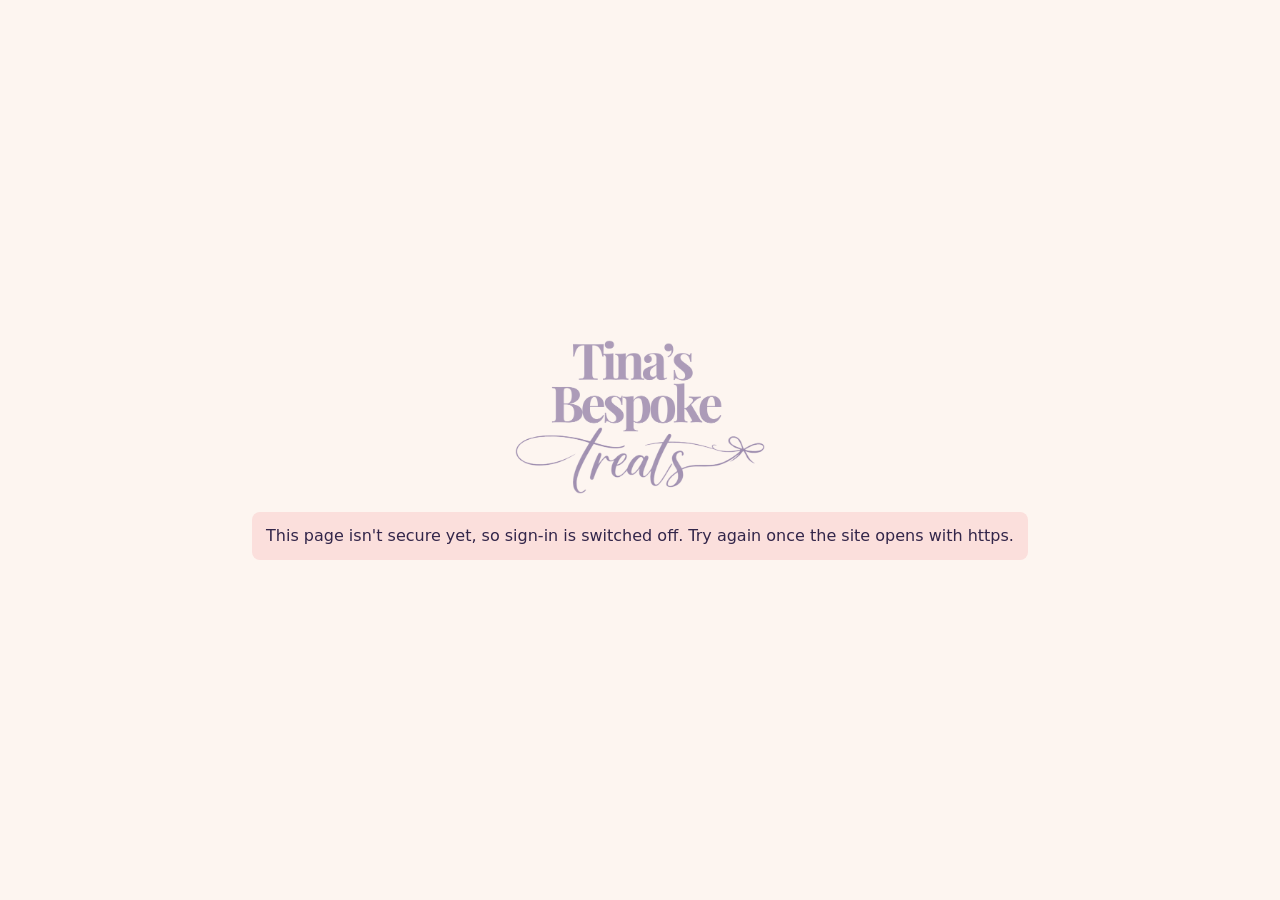
<file: o-2addf42292e3c9bed28f7597/index.html>
<!doctype html>
<html lang="en-GB">
<head>
<meta charset="utf-8">
<meta name="viewport" content="width=device-width,initial-scale=1,viewport-fit=cover">
<meta http-equiv="Content-Security-Policy" content="default-src 'self'; script-src 'self'; style-src 'self' 'unsafe-inline' https://fonts.googleapis.com; font-src https://fonts.gstatic.com; img-src 'self' data: blob: https://ecrnwmzdzvpvfxaxolpv.supabase.co; connect-src https://ecrnwmzdzvpvfxaxolpv.supabase.co https://api.postcodes.io https://script.google.com https://script.googleusercontent.com; base-uri 'none'; form-action 'none'">
<meta name="robots" content="noindex,nofollow">
<meta name="referrer" content="no-referrer">
<title>Tina's Order Book</title>
<meta name="theme-color" content="#FDF5F0">
<link rel="manifest" href="manifest.webmanifest">
<link rel="icon" type="image/png" href="icon-192.png">
<link rel="apple-touch-icon" href="icon-192.png">
<link rel="preconnect" href="https://fonts.googleapis.com">
<link rel="stylesheet" href="https://fonts.googleapis.com/css2?family=Abril+Fatface&family=Nunito+Sans:opsz,wght@6..12,400;6..12,600;6..12,700;6..12,800&display=swap">
<link rel="stylesheet" href="app.css?v=49">
</head>
<body>
<section id="gate">
  <img src="../assets/logo.png" alt="Tina's Bespoke Treats" width="1400" height="862">
  <p id="nosec" class="notice bad" hidden>This page isn't secure yet, so sign-in is switched off. Try again once the site opens with https.</p>
  <form id="login">
    <div class="f"><label for="lmail">Email</label><input type="email" id="lmail" autocomplete="username" required></div>
    <div class="f"><label for="lpass">Password</label><input type="password" id="lpass" autocomplete="current-password" required></div>
    <p class="err" id="lerr" role="alert" hidden></p>
    <button class="primary" id="lbtn" type="submit">Sign in</button>
  </form>
</section>
<header class="top" hidden><div class="top-in">
  <h1 class="brand"><img src="../assets/logo.png" alt="Tina's Bespoke Treats" width="130" height="80"></h1>
  <nav aria-label="Main">
    <a href="#coming-up" data-r="coming-up">Coming up</a>
    <a href="#orders" data-r="orders">Orders</a>
    <a href="#enquiries" data-r="enquiries">Enquiries</a>
    <a href="#new-order" data-r="new-order">New order</a>
    <a href="#price" data-r="price">Price it</a>
    <a href="#money" data-r="money">Money</a>
  </nav>
</div></header>
<main id="app" hidden></main>
<div id="foot" hidden><div class="row"><a class="btn" href="#calendar">Calendar and email</a><button id="out" type="button">Sign out</button></div></div>
<div id="toast" class="toast" role="status" hidden></div>
<script src="logic.js?v=37"></script>
<script src="auth.js?v=37"></script>
<script src="app.js?v=49"></script>
</body>
</html>
</file>
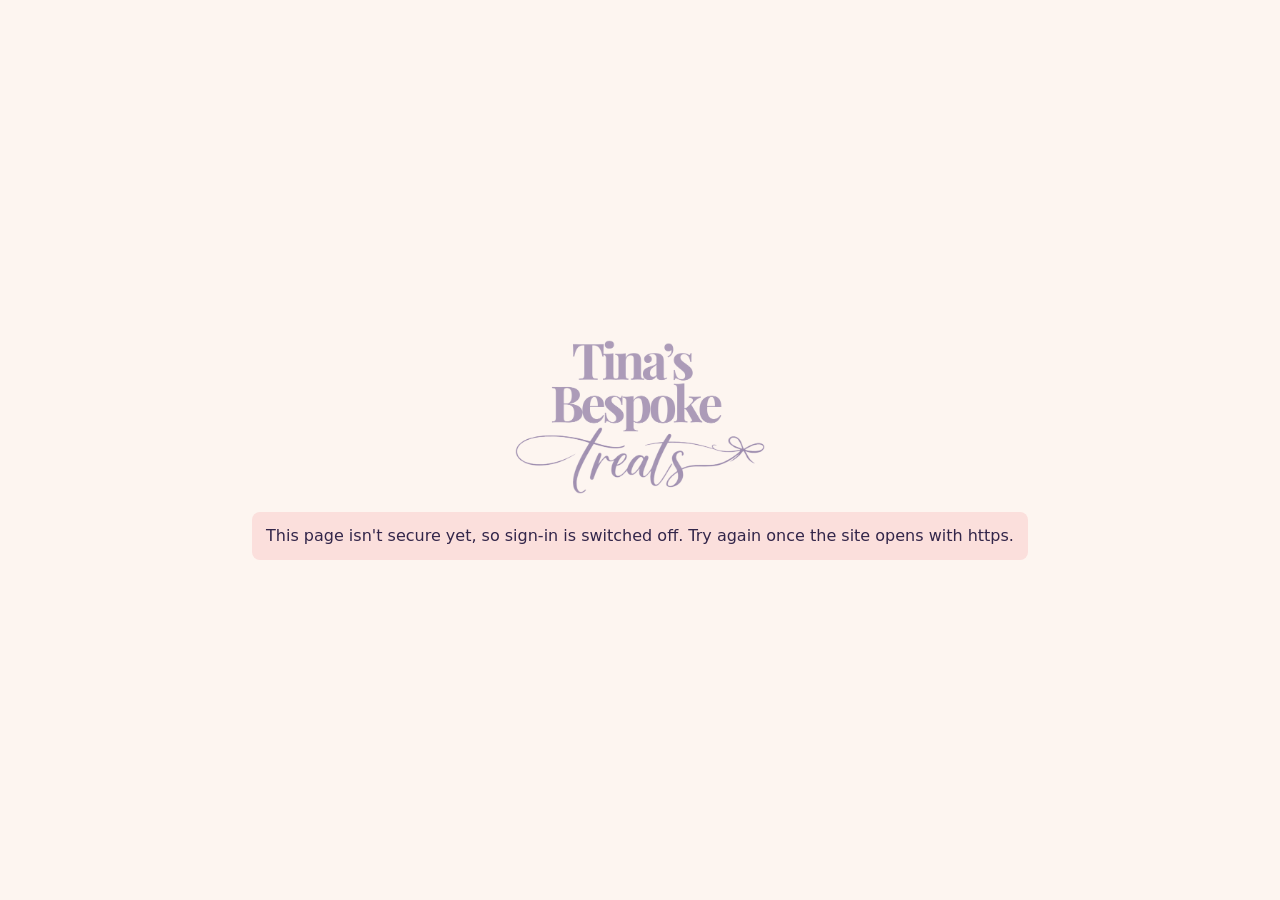
<file: orders/index.html>
<!doctype html>
<html lang="en-GB">
<head>
<meta charset="utf-8">
<meta name="viewport" content="width=device-width,initial-scale=1,viewport-fit=cover">
<meta http-equiv="Content-Security-Policy" content="default-src 'self'; script-src 'self'; style-src 'self' 'unsafe-inline' https://fonts.googleapis.com; font-src https://fonts.gstatic.com; img-src 'self' data:; connect-src https://ecrnwmzdzvpvfxaxolpv.supabase.co; base-uri 'none'; form-action 'none'">
<meta name="robots" content="noindex,nofollow">
<meta name="referrer" content="no-referrer">
<title>Tina's Order Book</title>
<meta name="theme-color" content="#FDF5F0">
<link rel="manifest" href="manifest.webmanifest">
<link rel="icon" type="image/png" href="icon-192.png">
<link rel="apple-touch-icon" href="icon-192.png">
<link rel="preconnect" href="https://fonts.googleapis.com">
<link rel="stylesheet" href="https://fonts.googleapis.com/css2?family=Abril+Fatface&family=Nunito+Sans:opsz,wght@6..12,400;6..12,600;6..12,700;6..12,800&display=swap">
<link rel="stylesheet" href="app.css">
</head>
<body>
<section id="gate">
  <img src="../assets/logo.png" alt="Tina's Bespoke Treats" width="1400" height="862">
  <p id="nosec" class="notice bad" hidden>This page isn't secure yet, so sign-in is switched off. Try again once the site opens with https.</p>
  <form id="login">
    <div class="f"><label for="lmail">Email</label><input type="email" id="lmail" autocomplete="username" required></div>
    <div class="f"><label for="lpass">Password</label><input type="password" id="lpass" autocomplete="current-password" required></div>
    <p class="err" id="lerr" role="alert" hidden></p>
    <button class="primary" id="lbtn" type="submit">Sign in</button>
  </form>
</section>
<header class="top" hidden><div class="top-in">
  <h1 class="brand"><img src="../assets/logo.png" alt="Tina's Bespoke Treats" width="130" height="80"></h1>
  <nav aria-label="Main">
    <a href="#coming-up" data-r="coming-up">Coming up</a>
    <a href="#orders" data-r="orders">Orders</a>
    <a href="#new-order" data-r="new-order">New order</a>
    <a href="#money" data-r="money">Money</a>
  </nav>
</div></header>
<main id="app" hidden></main>
<div id="foot" hidden><button id="out" type="button">Sign out</button></div>
<div id="toast" class="toast" role="status" hidden></div>
<script src="logic.js"></script>
<script src="auth.js"></script>
<script src="app.js"></script>
</body>
</html>
</file>
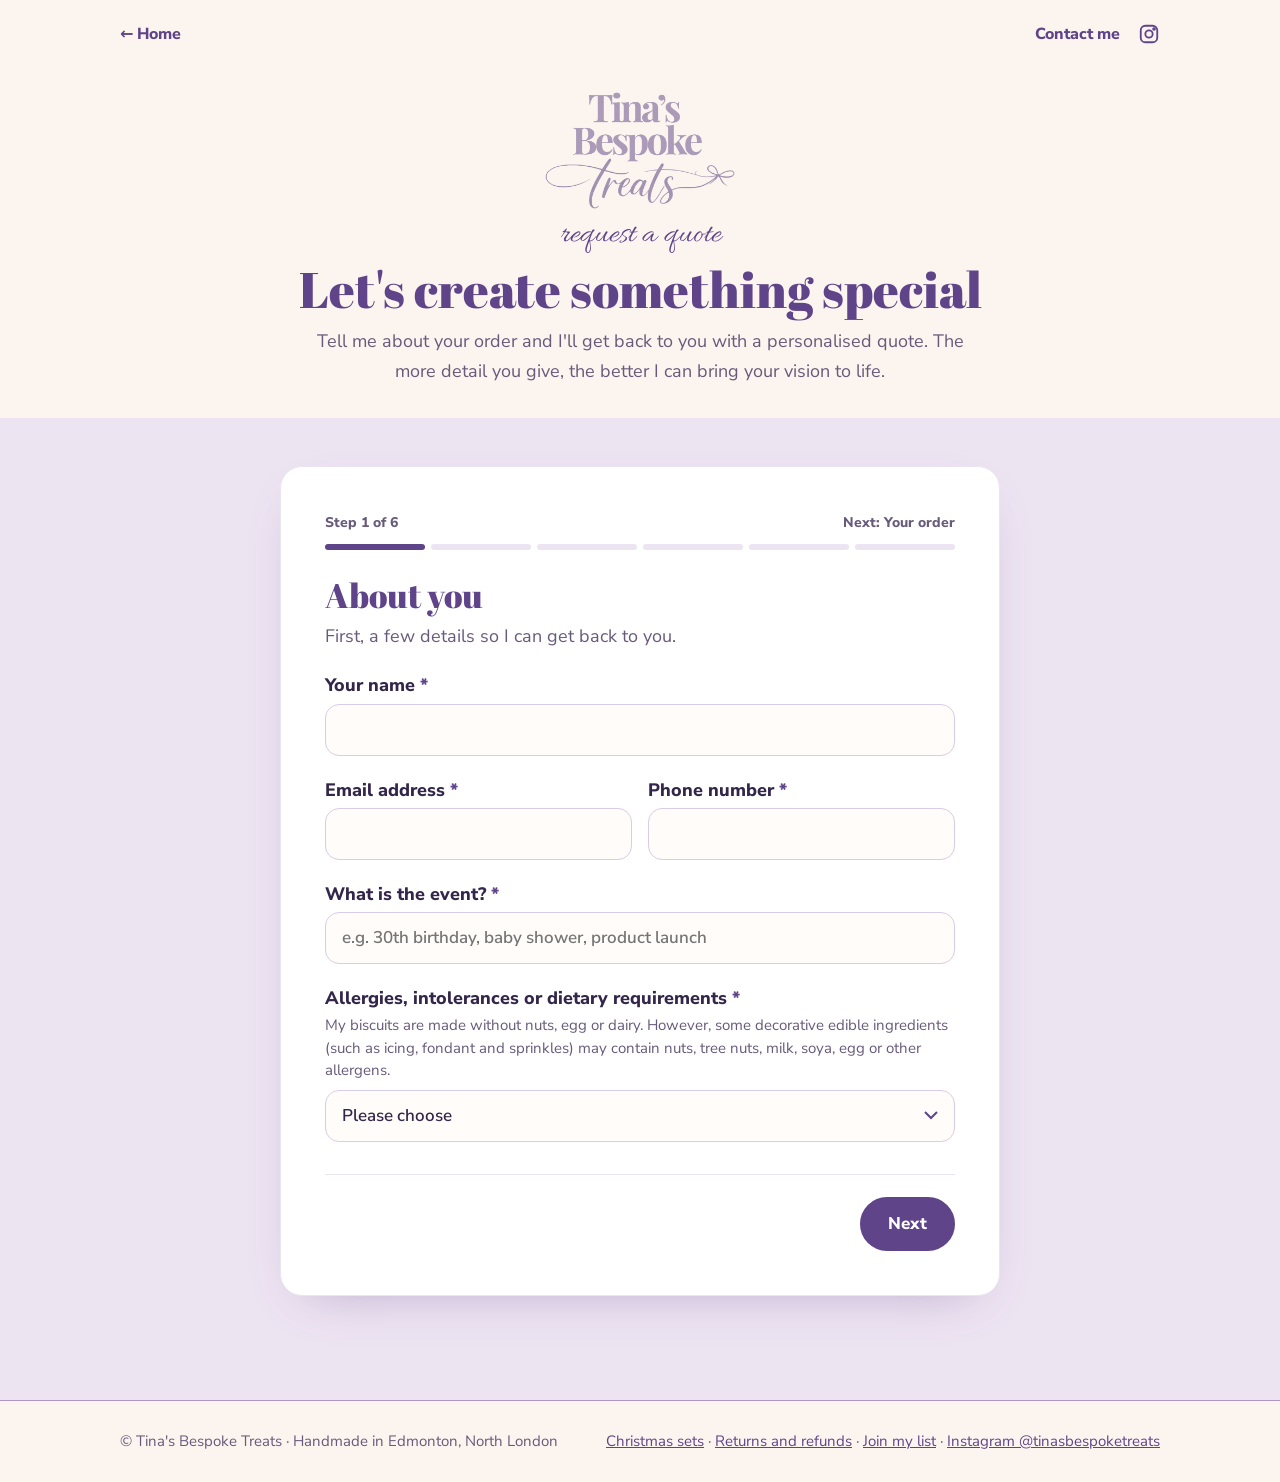
<file: quote/index.html>
<!doctype html>
<html lang="en-GB">
<head>
<meta charset="utf-8">
<meta name="viewport" content="width=device-width,initial-scale=1,viewport-fit=cover">
<title>Request a Quote | Personalised &amp; Branded Biscuits | Tina's Bespoke Treats</title>
<meta name="description" content="Request a personalised quote for custom biscuits, branded and edible logo biscuits, edible photo biscuits and biscuit decorating boxes. Handmade in Edmonton, North London, collected or posted UK-wide.">
<meta name="robots" content="index,follow,max-image-preview:large">
<link rel="canonical" href="https://tinasbespoketreats.com/quote/">
<meta property="og:type" content="website">
<meta property="og:site_name" content="Tina's Bespoke Treats">
<meta property="og:locale" content="en_GB">
<meta property="og:title" content="Request a Quote | Personalised &amp; Branded Biscuits | Tina's Bespoke Treats">
<meta property="og:description" content="Request a personalised quote for custom biscuits, branded and edible logo biscuits, edible photo biscuits and biscuit decorating boxes. Handmade in Edmonton, North London, collected or posted UK-wide.">
<meta property="og:url" content="https://tinasbespoketreats.com/quote/">
<meta property="og:image" content="https://tinasbespoketreats.com/christmas/img/letter-to-santa-biscuit-painting-set-rudolph.jpg">
<meta name="twitter:card" content="summary_large_image">
<script type="application/ld+json">{"@context": "https://schema.org", "@graph": [{"@type": "Bakery", "@id": "https://tinasbespoketreats.com/#bakery", "name": "Tina's Bespoke Treats", "url": "https://tinasbespoketreats.com/", "logo": "https://tinasbespoketreats.com/assets/logo.png", "image": "https://tinasbespoketreats.com/assets/logo.png", "address": {"@type": "PostalAddress", "addressLocality": "Edmonton, London", "postalCode": "N9", "addressRegion": "Greater London", "addressCountry": "GB"}, "sameAs": ["https://www.instagram.com/tinasbespoketreats/"]}, {"@type": "WebPage", "@id": "https://tinasbespoketreats.com/quote/", "name": "Request a quote for personalised and branded biscuits", "url": "https://tinasbespoketreats.com/quote/", "inLanguage": "en-GB", "about": {"@id": "https://tinasbespoketreats.com/#bakery"}}, {"@type": "BreadcrumbList", "itemListElement": [{"@type": "ListItem", "position": 1, "name": "Home", "item": "https://tinasbespoketreats.com/"}, {"@type": "ListItem", "position": 2, "name": "Request a quote", "item": "https://tinasbespoketreats.com/quote/"}]}]}</script>
<meta name="theme-color" content="#FCF5EF">
<link rel="icon" type="image/png" href="/assets/icon.png">
<link rel="preconnect" href="https://fonts.googleapis.com">
<link rel="preconnect" href="https://fonts.gstatic.com" crossorigin>
<link rel="stylesheet" href="https://fonts.googleapis.com/css2?family=Abril+Fatface&family=Allura&family=Nunito+Sans:opsz,wght@6..12,400;6..12,600;6..12,700;6..12,800&display=swap">
<link rel="stylesheet" href="/styles.css?v=3">
<style>
  .topnav{display:flex;justify-content:space-between;align-items:center;gap:12px;padding-top:12px;font-weight:800;font-size:16px}
  .topnav a{display:inline-flex;align-items:center;min-height:44px;text-decoration:none}
  .topnav span{display:flex;align-items:center;gap:18px}
  .qhero{text-align:center;display:grid;justify-items:center;gap:10px;padding-block:clamp(16px,4vw,36px) clamp(20px,4vw,32px)}
  .qhero img{width:min(190px,46vw);height:auto}
  .qhero h1{font:400 clamp(32px,6vw,50px)/1.12 var(--display);color:var(--purple);text-wrap:balance}

  .qcard{max-width:720px;margin:0 auto;background:#fff;border:1px solid var(--lilac-soft);border-radius:22px;box-shadow:0 18px 50px -28px rgba(95,68,137,.45);padding:clamp(20px,4.5vw,44px)}
  .prog{margin-bottom:26px}
  .prog-top{display:flex;justify-content:space-between;align-items:baseline;gap:12px;margin-bottom:10px}
    .prog-top span{font-size:14px;font-weight:800;color:var(--muted);white-space:nowrap}
  .dots{display:flex;gap:6px}
  .dots i{flex:1;height:6px;border-radius:99px;background:var(--lilac-soft);transition:background .3s}
  .dots i.on{background:var(--lilac)}
  .dots i.now{background:var(--purple)}

  .step{border:0;margin:0;padding:0;min-width:0}
  .step[hidden]{display:none}
  .step>legend{padding:0;margin-bottom:6px;font:400 clamp(26px,5vw,34px)/1.15 var(--display);color:var(--purple)}
  .step .intro{color:var(--muted);margin-bottom:22px}
  .fields{display:grid;gap:22px}
  .f label,.f .lbl{display:block;font-weight:800;margin-bottom:6px;line-height:1.35}
  .f .req{color:var(--purple)}
  .f .opt{font-weight:600;color:var(--muted);font-size:15px}
  .hint{font-size:15px;line-height:1.5;color:var(--muted);margin:-2px 0 8px}
  .f input:not([type=checkbox]):not([type=file]),.f select,.f textarea{width:100%;min-height:52px;padding:12px 16px;font:600 17px/1.4 var(--body);color:var(--ink);background:var(--cream);border:1.5px solid #D9CCE6;border-radius:14px;transition:border-color .2s,box-shadow .2s;-webkit-appearance:none;appearance:none}
  .f select{background-image:url("data:image/svg+xml,%3Csvg xmlns='http://www.w3.org/2000/svg' width='14' height='9' viewBox='0 0 14 9'%3E%3Cpath d='M1 1l6 6 6-6' fill='none' stroke='%235F4489' stroke-width='2'/%3E%3C/svg%3E");background-repeat:no-repeat;background-position:right 16px center;padding-right:44px}
  .f textarea{min-height:120px;resize:vertical}
  .f input:focus,.f select:focus,.f textarea:focus{outline:0;border-color:var(--purple);box-shadow:0 0 0 4px rgba(174,152,194,.35)}
  .f.bad input,.f.bad select,.f.bad textarea,.f.bad .drop{border-color:#B0404F}
  .err{color:#9B2D3E;font-weight:700;font-size:15px;margin-top:6px}
  .row2{display:grid;grid-template-columns:1fr 1fr;gap:16px}
  .note{background:var(--blush);border-left:4px solid var(--lilac);border-radius:12px;padding:14px 16px;font-size:15.5px;line-height:1.55;color:var(--ink)}
  .note p+p{margin-top:8px}
  .note.warn{border-left-color:#C98AA0;background:#FBEFF2}
  .cond[hidden]{display:none}
  .cond{animation:fade .25s ease}
  @keyframes fade{from{opacity:0;transform:translateY(-4px)}to{opacity:1;transform:none}}

  .drop{border:2px dashed #CDBBDD;border-radius:16px;background:var(--cream);padding:20px;text-align:center;cursor:pointer;transition:background .2s,border-color .2s}
  .drop:hover,.drop.over{background:var(--lilac-soft);border-color:var(--lilac)}
  .drop strong{color:var(--purple)}
  .drop small{display:block;color:var(--muted);font-size:14px;margin-top:4px}
  .thumbs{display:grid;grid-template-columns:repeat(auto-fill,minmax(92px,1fr));gap:10px;margin-top:12px}
  .thumbs figure{margin:0;position:relative;aspect-ratio:1;border-radius:12px;overflow:hidden;background:var(--lilac-soft);display:grid;place-items:center;font-size:12px;font-weight:700;color:var(--muted);text-align:center;padding:4px}
  .thumbs img{width:100%;height:100%;object-fit:cover;position:absolute;inset:0}
  .thumbs button{position:absolute;top:4px;right:4px;width:28px;height:28px;border-radius:50%;border:0;background:rgba(51,38,74,.8);color:#fff;font-size:16px;line-height:1;cursor:pointer}

  .tick{display:flex;gap:12px;align-items:flex-start;font-weight:600;line-height:1.5}
  .tick input{width:22px;height:22px;margin-top:2px;flex:none;accent-color:var(--purple)}
  .nav{display:flex;justify-content:space-between;gap:12px;margin-top:32px;padding-top:22px;border-top:1px solid var(--lilac-soft)}
  .nav button{font:800 17px/1 var(--body);min-height:54px;padding:0 26px;border-radius:999px;cursor:pointer;border:2px solid var(--purple);transition:background .2s,color .2s}
  .nav .back{background:#fff;color:var(--purple)}
  .nav .back:hover{background:var(--lilac-soft)}
  .nav .next{background:var(--purple);color:#fff;margin-left:auto}
  .nav .next:hover{background:var(--ink);border-color:var(--ink)}
  .nav button:disabled{opacity:.6;cursor:wait}
  .nav .send{letter-spacing:.04em}
  .review{display:grid;gap:0;border:1px solid var(--lilac-soft);border-radius:14px;overflow:hidden;font-size:15.5px}
  .review div{display:grid;grid-template-columns:minmax(0,.9fr) minmax(0,1.1fr);gap:12px;padding:10px 14px;border-top:1px solid var(--lilac-soft)}
  .review div:first-child{border-top:0}
  .review dt{font-weight:800;color:var(--muted)}
  .review dd{margin:0;white-space:pre-wrap;overflow-wrap:anywhere}
  .review h4{grid-column:1/-1;font:400 20px/1.2 var(--display);color:var(--purple);margin:0}
  .done{max-width:620px;margin:0 auto;text-align:center;background:#fff;border-radius:22px;padding:clamp(28px,6vw,48px);box-shadow:0 18px 50px -28px rgba(95,68,137,.45)}
  .done h2{font-size:clamp(30px,6vw,42px)}
  .done p{margin-top:12px;color:var(--muted)}
  .hp{position:absolute;left:-9999px;width:1px;height:1px;overflow:hidden}
  @media (max-width:560px){.row2{grid-template-columns:1fr}.review div{grid-template-columns:1fr;gap:2px}.nav button{padding:0 20px}}
  @media (prefers-reduced-motion:reduce){.cond{animation:none}.dots i{transition:none}}
</style>
</head>
<body>
<nav class="wrap topnav" aria-label="Site">
  <a href="/">&larr; Home</a>
  <span><a href="/contact/">Contact me</a><a href="https://www.instagram.com/tinasbespoketreats/" aria-label="Instagram @tinasbespoketreats"><svg viewBox="0 0 24 24" width="22" height="22" fill="none" stroke="currentColor" stroke-width="2" aria-hidden="true" style="display:block"><rect x="3" y="3" width="18" height="18" rx="5"/><circle cx="12" cy="12" r="4"/><circle cx="17.5" cy="6.5" r="1" fill="currentColor"/></svg></a></span>
</nav>

<header class="wrap qhero">
  <a href="/"><img src="/assets/logo.png" alt="Tina's Bespoke Treats" width="1400" height="862"></a>
  <p class="eyebrow" style="margin:0">request a quote</p>
  <h1>Let's create something special</h1>
  <p class="lead" style="margin:0 auto">Tell me about your order and I'll get back to you with a personalised quote. The more detail you give, the better I can bring your vision to life.</p>
</header>

<main class="band tint" style="padding-top:clamp(28px,5vw,48px)">
<div class="wrap">
<form class="qcard" id="q" novalidate>
  <div class="prog" aria-live="polite">
    <div class="prog-top"><span id="progCount">Step 1 of 6</span><span id="progName">Next: Your order</span></div>
    <div class="dots" id="dots" aria-hidden="true"></div>
  </div>
  <p class="err" id="stepErr" role="alert" hidden></p>

  <!-- STEP 1 -->
  <fieldset class="step" data-name="About you">
    <legend>About you</legend>
    <p class="intro">First, a few details so I can get back to you.</p>
    <div class="fields">
      <div class="f"><label for="name">Your name <span class="req">*</span></label><input id="name" name="name" autocomplete="name" required data-label="Name"></div>
      <div class="row2">
        <div class="f"><label for="email">Email address <span class="req">*</span></label><input id="email" name="email" type="email" autocomplete="email" inputmode="email" required data-label="Email"></div>
        <div class="f"><label for="phone">Phone number <span class="req">*</span></label><input id="phone" name="phone" type="tel" autocomplete="tel" inputmode="tel" required data-label="Phone"></div>
      </div>
      <div class="f"><label for="event">What is the event? <span class="req">*</span></label><input id="event" name="event" required placeholder="e.g. 30th birthday, baby shower, product launch" data-label="Event"></div>
      <div class="f">
        <label for="allergy">Allergies, intolerances or dietary requirements <span class="req">*</span></label>
        <p class="hint">My biscuits are made without nuts, egg or dairy. However, some decorative edible ingredients (such as icing, fondant and sprinkles) may contain nuts, tree nuts, milk, soya, egg or other allergens.</p>
        <select id="allergy" name="allergy" required data-label="Allergies or dietary requirements">
          <option value="">Please choose</option>
          <option value="none">No allergies or dietary requirements</option>
          <option value="yes">Yes, I'll give details</option>
        </select>
      </div>
      <div class="cond fields" data-if="allergy=yes" hidden>
        <div class="f"><label for="allergyDetails">Please tell me exactly what they are <span class="req">*</span></label><textarea id="allergyDetails" name="allergyDetails" required placeholder="e.g. one guest has a severe peanut allergy; two guests are gluten-free" data-label="Allergy details"></textarea></div>
        <div class="f"><label for="mayContain">Are "may contain" allergen warnings okay? <span class="req">*</span></label>
          <select id="mayContain" name="mayContain" required data-label="'May contain' warnings okay?">
            <option value="">Please choose</option>
            <option>Yes, "may contain" warnings are okay</option>
            <option>No, "may contain" warnings are not okay</option>
            <option>Not sure, please talk me through it</option>
          </select></div>
        <p class="note">I'll go through all allergy and dietary details with you and confirm them before your order is accepted.</p>
        <label class="tick f"><input type="checkbox" id="allergyOk" name="allergyOk" required data-label="Agreed to allergy details being used"> I'm happy for these allergy details to be used only to prepare this order safely.</label>
      </div>
    </div>
  </fieldset>

  <!-- STEP 2 -->
  <fieldset class="step" data-name="Your order" hidden>
    <legend>Your order</legend>
    <p class="intro">What would you like, and when do you need it?</p>
    <div class="fields">
      <div class="f"><label for="product">What are you looking to order? <span class="req">*</span></label>
        <select id="product" name="product" required data-label="Product">
          <option value="">Please choose</option>
          <option value="custom">Custom biscuits</option>
          <option value="branded">Branded biscuits</option>
          <option value="logo">Edible logo or artwork biscuits</option>
          <option value="image">Edible image (photo) biscuits</option>
          <option value="box">Biscuit decorating activity box</option>
        </select>
        <p class="hint" id="productHint" style="margin:8px 0 0"></p>
      </div>
      <div class="f"><label for="dateNeeded">Date you need your order <span class="req">*</span></label><input id="dateNeeded" name="dateNeeded" type="date" required data-label="Date needed"></div>
      <div class="f"><label for="budget">What is your budget? <span class="opt">(optional)</span></label>
        <p class="hint">This helps me suggest designs that work for you. It's fine to say you're not sure yet.</p>
        <input id="budget" name="budget" placeholder="e.g. £80, or not sure yet" data-label="Budget"></div>
    </div>
  </fieldset>

  <!-- STEP 3: product details -->
  <fieldset class="step" data-name="Your design" hidden>
    <legend id="designTitle">Your design</legend>

    <!-- Custom biscuits -->
    <div class="cond fields" data-if="product=custom" hidden>
      <p class="intro" style="margin:0">Tell me about your custom biscuits.</p>
      <div class="f"><label for="c_qty">How many biscuits? <span class="req">*</span></label><p class="hint">Minimum order: 10 biscuits.</p><input id="c_qty" name="c_qty" type="number" inputmode="numeric" min="10" step="1" required data-label="Quantity"></div>
      <div class="f"><label for="c_theme">What is the theme? <span class="req">*</span></label><input id="c_theme" name="c_theme" required placeholder="e.g. pastel florals, football, Bridgerton" data-label="Theme"></div>
      <div class="f" data-upload="c_photos" data-required="1" data-label="Inspiration photos"><span class="lbl">Upload photos of styles or designs you like <span class="req">*</span></span><p class="hint">I'll use these as inspiration for your biscuits. Screenshots from Instagram or Pinterest are perfect.</p></div>
      <div class="f"><label for="c_colours">Colours <span class="opt">(optional)</span></label><input id="c_colours" name="c_colours" placeholder="e.g. gold, blush pink and white" data-label="Colours"></div>
      <div class="f"><label for="c_pers">Would you like any personalisation? <span class="req">*</span></label>
        <select id="c_pers" name="c_pers" required data-label="Personalisation"><option value="">Please choose</option><option value="yes">Yes</option><option value="no">No</option></select></div>
      <div class="cond f" data-if="c_pers=yes" hidden><label for="c_persText">What names, messages or numbers would you like? <span class="req">*</span></label><textarea id="c_persText" name="c_persText" required placeholder="e.g. &quot;Happy 30th Sophie&quot;, the number 30, initials S &amp; J" data-label="Personalisation details"></textarea></div>
      <div class="f"><label for="c_more">Tell me more <span class="opt">(optional)</span></label><textarea id="c_more" name="c_more" placeholder="Any specifics about your order: shapes, sizes, wording, ideas…" data-label="More details"></textarea></div>
    </div>

    <!-- Branded biscuits -->
    <div class="cond fields" data-if="product=branded" hidden>
      <p class="intro" style="margin:0">Perfect for showcases, brand activations, product launches, company anniversaries, client gifting, conferences, PR mailers and staff celebrations.</p>
      <div class="f"><label for="b_company">Company or brand name <span class="opt">(optional)</span></label><input id="b_company" name="b_company" autocomplete="organization" data-label="Company or brand"></div>
      <div class="f"><label for="b_qty">How many biscuits? <span class="req">*</span></label><p class="hint">Minimum order: 12 biscuits.</p><input id="b_qty" name="b_qty" type="number" inputmode="numeric" min="12" step="1" required data-label="Quantity"></div>
      <div class="f"><label for="b_stamp">Will this order need a custom stamp or cutter shape? <span class="req">*</span></label><p class="hint">For example, a biscuit cut in the shape of your logo, or your logo stamped into the biscuit.</p>
        <select id="b_stamp" name="b_stamp" required data-label="Custom stamp or cutter"><option value="">Please choose</option><option>Yes</option><option>No</option><option>Not sure, please advise</option></select></div>
      <div class="f"><label for="b_details">What are you looking for? <span class="req">*</span></label><p class="hint">Please include as much detail as you can: what you or your client are looking for, the shapes, rough sizes of each biscuit, and how many of each design.</p><textarea id="b_details" name="b_details" required style="min-height:150px" data-label="What they're looking for"></textarea></div>
      <div class="f" data-upload="b_files" data-required="1" data-label="Logo and artwork"><span class="lbl">Upload your logo and any artwork <span class="req">*</span></span><p class="hint">High-quality files work best (PNG, JPG, PDF or SVG).</p></div>
    </div>

    <!-- Edible logo / artwork -->
    <div class="cond fields" data-if="product=logo" hidden>
      <p class="intro" style="margin:0">Your logo or artwork is printed on edible sugar paper using high-quality printing, then finished by hand on the biscuit.</p>
      <div class="f"><label for="l_company">Company or brand name <span class="opt">(optional)</span></label><input id="l_company" name="l_company" autocomplete="organization" data-label="Company or brand"></div>
      <div class="f"><label for="l_qty">How many biscuits? <span class="req">*</span></label><p class="hint">Minimum order: 12 biscuits.</p><input id="l_qty" name="l_qty" type="number" inputmode="numeric" min="12" step="1" required data-label="Quantity"></div>
      <div class="f"><label for="l_shape">Biscuit shape <span class="req">*</span></label>
        <select id="l_shape" name="l_shape" required data-label="Shape"><option value="">Please choose</option><option>Circle</option><option>Square</option><option value="Custom shape">Custom shape</option></select></div>
      <div class="cond f" data-if="l_shape=Custom shape" hidden><label for="l_custom">What shape and size would you like? <span class="req">*</span></label><input id="l_custom" name="l_custom" required placeholder="e.g. the outline of our logo, about 8cm wide" data-label="Custom shape and size"></div>
      <div class="f" data-upload="l_files" data-required="1" data-label="Logo and artwork"><span class="lbl">Upload your logo and artwork <span class="req">*</span></span><p class="hint">High-quality, clear files print best (PNG, JPG, PDF or SVG).</p></div>
      <div class="f"><label for="l_more">Tell me more <span class="opt">(optional)</span></label><textarea id="l_more" name="l_more" data-label="More details"></textarea></div>
    </div>

    <!-- Edible image -->
    <div class="cond fields" data-if="product=image" hidden>
      <p class="intro" style="margin:0">Fantastic for birthdays, anniversaries, baby showers (with a baby scan photo), gender reveals, graduations, hen parties, retirements, proud pet owners and anyone with main character energy!</p>
      <div class="f"><label for="i_qty">How many biscuits? <span class="req">*</span></label><p class="hint">Minimum order: 6 biscuits.</p><input id="i_qty" name="i_qty" type="number" inputmode="numeric" min="6" step="1" required data-label="Quantity"></div>
      <div class="f" data-upload="i_files" data-required="1" data-label="Photos"><span class="lbl">Upload your photos <span class="req">*</span></span><p class="hint">Clear, bright, high-quality photos print best. Please don't send blurry or heavily zoomed images.</p></div>
      <div class="f"><label for="i_shape">Choose your shape <span class="req">*</span></label>
        <select id="i_shape" name="i_shape" required data-label="Shape"><option value="">Please choose</option><option>Heart</option><option>Square</option><option>Circle</option></select></div>
      <div class="f"><label for="i_pipe">Would you like royal icing piping around the photo? <span class="req">*</span></label>
        <select id="i_pipe" name="i_pipe" required data-label="Royal icing piping"><option value="">Please choose</option><option>Yes please</option><option>Not necessary</option></select></div>
      <div class="f"><label for="i_more">Tell me more <span class="opt">(optional)</span></label><textarea id="i_more" name="i_more" placeholder="e.g. piping colours, names to add, which photo goes on how many biscuits" data-label="More details"></textarea></div>
    </div>

    <!-- Activity box -->
    <div class="cond fields" data-if="product=box" hidden>
      <p class="intro" style="margin:0">A fun activity for parties, playdates, hen dos and team days. Each box comes with piping bags of royal icing.</p>
      <div class="f"><label for="x_for">Who is the box for? <span class="req">*</span></label><input id="x_for" name="x_for" required placeholder="e.g. a 6th birthday party, a hen party, a team-building afternoon" data-label="Who it's for"></div>
      <div class="f"><label for="x_theme">Theme for the box <span class="req">*</span></label><input id="x_theme" name="x_theme" required placeholder="e.g. animals, princess, love, Christmas, birthday" data-label="Theme"></div>
      <div class="f"><label for="x_aud">Is it for children, adults or both? <span class="req">*</span></label>
        <select id="x_aud" name="x_aud" required data-label="Children or adults"><option value="">Please choose</option><option>Children</option><option>Adults</option><option>Both</option></select></div>
      <div class="row2">
        <div class="f"><label for="x_people">How many people? <span class="req">*</span></label><input id="x_people" name="x_people" type="number" inputmode="numeric" min="1" step="1" required data-label="Number of people"></div>
        <div class="f"><label for="x_each">Biscuits per person <span class="req">*</span></label><input id="x_each" name="x_each" type="number" inputmode="numeric" min="1" step="1" required data-label="Biscuits per person"></div>
      </div>
      <div class="f"><label for="x_pack">How would you like the biscuits packed? <span class="req">*</span></label>
        <select id="x_pack" name="x_pack" required data-label="Box packaging"><option value="">Please choose</option>
          <option>One box for everyone to share</option>
          <option>An individual box for each person</option>
          <option>Each person's biscuits wrapped in cellophane with a bow, ready to take and decorate</option>
          <option>No preference, everyone will share</option></select></div>
      <div class="row2">
        <div class="f"><label for="x_colours">How many icing colours? <span class="req">*</span></label><input id="x_colours" name="x_colours" type="number" inputmode="numeric" min="1" step="1" required data-label="Number of icing colours"></div>
        <div class="f"><label for="x_pref">Preferred icing colours <span class="req">*</span></label><input id="x_pref" name="x_pref" required placeholder="e.g. pink, lilac, white" data-label="Preferred icing colours"></div>
      </div>
      <div class="f"><label for="x_spr">Would you like small packets of sprinkles? <span class="req">*</span></label>
        <select id="x_spr" name="x_spr" required data-label="Sprinkles"><option value="">Please choose</option><option value="yes">Yes</option><option value="no">No</option></select></div>
      <div class="cond f" data-if="x_spr=yes" hidden><label for="x_sprQty">How many packets of sprinkles? <span class="req">*</span></label><input id="x_sprQty" name="x_sprQty" type="number" inputmode="numeric" min="1" step="1" required data-label="Sprinkle packets"></div>
      <div class="f"><label for="x_more">Tell me more <span class="opt">(optional)</span></label><textarea id="x_more" name="x_more" data-label="More details"></textarea></div>
    </div>
  </fieldset>

  <!-- STEP 4: packaging (not for activity boxes) -->
  <fieldset class="step" data-name="Packaging" data-skip="product=box" hidden>
    <legend>Packaging</legend>
    <p class="intro">How would you like your biscuits presented?</p>
    <div class="fields">
      <div class="f"><label for="wrap">Would you like each biscuit individually wrapped in cellophane? <span class="req">*</span></label><p class="hint">Perfect for gifting, party bags, wedding and event favours, corporate giveaways, goody bags, thank-you gifts and handing out at school or office events.</p>
        <select id="wrap" name="wrap" required data-label="Individually wrapped"><option value="">Please choose</option><option value="yes">Yes</option><option value="no">No</option></select></div>
      <p class="cond note" data-if="wrap=no" hidden>Your biscuits will come together in a white windowed box. This is ideal for parties, events and celebrations where guests will enjoy them there and then.</p>
      <div class="cond f" data-if="wrap=yes" hidden><label for="bow">Would you like the wrapping to include a bow? <span class="req">*</span></label>
        <select id="bow" name="bow" required data-label="Bow"><option value="">Please choose</option><option value="yes">Yes</option><option value="no">No</option></select></div>
      <div class="cond f" data-if="bow=yes" hidden><label for="bowColour">Preferred bow colour <span class="req">*</span></label><input id="bowColour" name="bowColour" required placeholder="e.g. gold, blush pink" data-label="Bow colour"></div>
      <div class="cond fields" data-if="product=branded" hidden>
        <div class="f"><label for="bpack">Would you like personalised or branded packaging? <span class="req">*</span></label><p class="hint">For example printed labels, tags, stickers or boxes with your name or logo.</p>
          <select id="bpack" name="bpack" required data-label="Personalised or branded packaging"><option value="">Please choose</option><option value="no">No</option><option value="yes">Yes</option></select></div>
        <div class="cond f" data-if="bpack=yes" hidden><label for="bpackText">Please describe what you'd like <span class="req">*</span></label><textarea id="bpackText" name="bpackText" required data-label="Packaging details"></textarea></div>
      </div>
    </div>
  </fieldset>

  <!-- STEP 5: getting your order -->
  <fieldset class="step" data-name="Getting your order" hidden>
    <legend>Getting your order</legend>
    <p class="intro">How would you like to receive your order?</p>
    <div class="fields">
      <div class="f"><label for="receive">Collection, postage or hand delivery? <span class="req">*</span></label>
        <select id="receive" name="receive" required data-label="How they'll receive it"><option value="">Please choose</option>
          <option value="collect">Collection from Edmonton N9, London (FREE)</option>
          <option value="post">Postage, Royal Mail Tracked 24 (from £6)</option>
          <option value="deliver">Hand delivery (from £6, depending on location)</option></select></div>

      <div class="cond fields" data-if="receive=collect" hidden>
        <p class="note">Collection is from Edmonton, North London (N9). You'll receive the full address once payment for your order has been processed.</p>
        <div class="row2">
          <div class="f"><label for="collectDate">Collection date <span class="req">*</span></label><input id="collectDate" name="collectDate" type="date" required data-label="Collection date"></div>
          <div class="f"><label for="collectTime">Collection time <span class="req">*</span></label>
            <select id="collectTime" name="collectTime" required data-label="Collection time"><option value="">Please choose</option><option>Morning (9am to 12pm)</option><option>Afternoon (12pm to 5pm)</option><option>Evening (5pm to 8pm)</option></select></div>
        </div>
      </div>

      <div class="cond fields" data-if="receive=post" hidden>
        <div class="note">
          <p>Postage starts from £6. Orders are sent by <strong>Royal Mail Tracked 24</strong> and posted 4 to 5 days before your event date, so they arrive in plenty of time.</p>
          <p>All posted biscuits are heat-sealed in cellophane to keep them fresh (up to 2 weeks while sealed) and carefully packaged to protect them.</p>
        </div>
        <div class="note warn">
          <p><strong>Please note:</strong> posting fully detailed bespoke biscuits always carries some risk. I haven't had any complaints so far, but minor scuffs to fine details can happen in transit. For delicate designs, collection or hand delivery is the safest option.</p>
        </div>
        <label class="tick f" data-label="Postage notice"><input type="checkbox" id="postOk" name="postOk" required data-label="Read the postage notice"> I've read and understood the postage notice.</label>
      </div>

      <div class="cond fields" data-if="receive=deliver" hidden>
        <p class="note">Hand delivery starts from £6, depending on your location. I'll be in touch to confirm the delivery time and price.</p>
        <div class="row2">
          <div class="f"><label for="deliverDate">Delivery date <span class="req">*</span></label><input id="deliverDate" name="deliverDate" type="date" required data-label="Delivery date"></div>
          <div class="f"><label for="deliverTime">Delivery time <span class="req">*</span></label>
            <select id="deliverTime" name="deliverTime" required data-label="Delivery time"><option value="">Please choose</option><option>10am to 2pm</option><option>7pm to 10pm</option></select></div>
        </div>
      </div>

      <div class="cond fields" data-if="receive=post|deliver" hidden>
        <div class="f"><label for="addr1">Address line 1 <span class="req">*</span></label><input id="addr1" name="addr1" autocomplete="address-line1" required data-label="Address line 1"></div>
        <div class="f"><label for="addr2">Address line 2 <span class="opt">(optional)</span></label><input id="addr2" name="addr2" autocomplete="address-line2" data-label="Address line 2"></div>
        <div class="row2">
          <div class="f"><label for="town">Town or city <span class="req">*</span></label><input id="town" name="town" autocomplete="address-level2" required data-label="Town or city"></div>
          <div class="f"><label for="postcode">Postcode <span class="req">*</span></label><input id="postcode" name="postcode" autocomplete="postal-code" autocapitalize="characters" required data-label="Postcode"></div>
        </div>
      </div>
    </div>
  </fieldset>

  <!-- STEP 6: check & send -->
  <fieldset class="step" data-name="Check and send" hidden>
    <legend>Almost done</legend>
    <p class="intro">Please check your answers. You can go back to change anything.</p>
    <div class="fields">
      <dl class="review" id="review"></dl>
      <div class="f"><label for="heard">How did you find me? <span class="req">*</span></label>
        <select id="heard" name="heard" required data-label="How they found Tina's Bespoke Treats"><option value="">Please choose</option>
          <option>Google search</option><option>Instagram</option><option>An advert</option><option>Facebook</option><option>TikTok</option>
          <option>Word of mouth or a recommendation</option><option>I've ordered before</option><option>A leaflet</option><option>An event or market</option><option value="Other">Other</option></select></div>
      <div class="cond f" data-if="heard=Other" hidden><label for="heardOther">Where did you hear about me? <span class="req">*</span></label><input id="heardOther" name="heardOther" required data-label="Found us via (other)"></div>
      <div class="f"><label for="extra">Anything else you'd like me to know? <span class="opt">(optional)</span></label><textarea id="extra" name="extra" data-label="Anything else"></textarea></div>
      <label class="tick f"><input type="checkbox" id="marketing" name="marketing" data-label="Happy to receive emails about new designs and offers"> <span>Yes, send me occasional emails about new designs, seasonal treats and offers. <span class="opt">(optional, unsubscribe at any time)</span></span></label>
    </div>
  </fieldset>

  <div class="hp" aria-hidden="true"><label for="website">Leave this empty</label><input id="website" name="website" tabindex="-1" autocomplete="off"></div>

  <p class="hint" id="privacyLine" hidden style="margin:22px 0 0">Your details are only used to reply to your enquiry and prepare your quote. They're stored securely, never shared or sold, and you can ask me to delete them at any time. I'll only send you other emails if you tick the box above.</p>

  <div class="nav">
    <button type="button" class="back" id="back" hidden>Back</button>
    <button type="button" class="next" id="next">Next</button>
  </div>
  <p class="err" id="sendErr" role="alert" hidden></p>
</form>

<div class="done" id="done" hidden tabindex="-1">
  <h2>Thank you for your enquiry! 💗</h2>
  <p>Your request has been received. I'll review your details and get back to you with a personalised quote.</p>
  <p>Please keep an eye on your inbox, including your junk folder.</p>
  <p id="photoWarn" hidden style="color:#9B2D3E;font-weight:700"></p>
  <p style="font:400 34px/1.1 var(--script);color:var(--purple);margin-top:20px">I look forward to bringing your vision to life!</p>
  <p><a class="btn line" href="/">Back to home</a></p>
</div>
</div>
</main>

<footer>
  <div class="wrap">
    <span>© Tina's Bespoke Treats · Handmade in Edmonton, North London</span>
    <span><a href="/christmas/">Christmas sets</a> · <a href="/returns/">Returns and refunds</a> · <a href="/join/">Join my list</a> · <a href="https://www.instagram.com/tinasbespoketreats/">Instagram @tinasbespoketreats</a></span>
  </div>
</footer>

<script>
(function () {
  "use strict";
  var CFG = {
    supabase: "https://ecrnwmzdzvpvfxaxolpv.supabase.co",
    key: "sb_publishable_N0yjgQiIWdJXuOllHMs8xQ_uhJxB_sU",
    bucket: "enquiry-uploads",
    email: "https://formsubmit.co/ajax/tinasbespoketreats@gmail.com",
    orderBook: "https://tinasbespoketreats.com/o-2addf42292e3c9bed28f7597/#enquiry/",
    maxFiles: 10, maxMB: 15
  };
  var PRODUCTS = {
    custom: ["Custom biscuits", "Your custom biscuits", "Hand-decorated biscuits designed around your theme, colours and personalisation."],
    branded: ["Branded biscuits", "Your branded biscuits", "Biscuits designed around your brand, for events, launches and gifting."],
    logo: ["Edible logo or artwork biscuits", "Your logo biscuits", "Your logo or artwork printed on edible sugar paper."],
    image: ["Edible image (photo) biscuits", "Your photo biscuits", "Your own photos printed onto biscuits."],
    box: ["Biscuit decorating activity box", "Your decorating box", "Biscuits, royal icing and sprinkles to decorate yourselves."]
  };
  var DRAFT = "tbt-quote-draft";
  var form = document.getElementById("q");
  var steps = [].slice.call(form.querySelectorAll(".step"));
  var $ = function (id) { return document.getElementById(id); };
  var cur = 0, started = Date.now(), files = {};

  // --- values & conditions ---
  function val(name) {
    var el = form.elements[name];
    if (!el) return "";
    if (el.type === "checkbox") return el.checked ? "yes" : "";
    return (el.value || "").trim();
  }
  function test(rule) {
    var i = rule.indexOf("="), k = rule.slice(0, i), opts = rule.slice(i + 1).split("|");
    var el = form.elements[k];
    // A question that's switched off counts as unanswered, so questions that depend on it stay hidden too
    if (el && el.closest && el.closest(".cond[hidden]")) return false;
    return opts.indexOf(val(k)) > -1;
  }
  // Is this question switched on? (ignores which step is currently on screen)
  function visible(el) {
    for (var n = el; n && n !== form; n = n.parentElement) {
      if (n.classList.contains("step")) return activeSteps().indexOf(n) > -1;
      if (n.hidden) return false;
    }
    return true;
  }
  function applyConds() {
    form.querySelectorAll("[data-if]").forEach(function (c) { c.hidden = !test(c.dataset.if); });
    var p = PRODUCTS[val("product")];
    $("productHint").textContent = p ? p[2] : "";
    $("designTitle").textContent = p ? p[1] : "Your design";
    if (val("receive") === "collect" && !val("collectDate")) $("collectDate").value = val("dateNeeded");
    if (val("receive") === "deliver" && !val("deliverDate")) $("deliverDate").value = val("dateNeeded");
  }
  function activeSteps() { return steps.filter(function (s) { return !(s.dataset.skip && test(s.dataset.skip)); }); }

  // --- progress ---
  function show(i) {
    var act = activeSteps();
    cur = Math.max(0, Math.min(i, act.length - 1));
    steps.forEach(function (s) { s.hidden = s !== act[cur]; });
    $("progName").textContent = act[cur + 1] ? "Next: " + act[cur + 1].dataset.name : "Last step";
    $("progCount").textContent = "Step " + (cur + 1) + " of " + act.length;
    $("dots").innerHTML = act.map(function (_, j) { return '<i class="' + (j < cur ? "on" : j === cur ? "now" : "") + '"></i>'; }).join("");
    $("back").hidden = cur === 0;
    var last = cur === act.length - 1;
    $("next").textContent = last ? "REQUEST MY PERSONALISED QUOTE ✨" : "Next";
    $("next").classList.toggle("send", last);
    $("privacyLine").hidden = !last;
    $("stepErr").hidden = true;
    if (last) buildReview();
    form.scrollIntoView({ behavior: matchMedia("(prefers-reduced-motion: reduce)").matches ? "auto" : "smooth", block: "start" });
  }

  // --- validation ---
  function setErr(f, msg) {
    var box = f.closest(".f") || f;
    var e = box.querySelector(":scope > .err");
    if (!msg) { box.classList.remove("bad"); if (e) e.remove(); return; }
    box.classList.add("bad");
    if (!e) { e = document.createElement("p"); e.className = "err"; box.appendChild(e); }
    e.textContent = msg;
  }
  function checkField(el) {
    var v = el.type === "checkbox" ? el.checked : el.value.trim(), msg = "";
    if (el.required && !v) msg = el.type === "checkbox" ? "Please tick this box to continue." : el.tagName === "SELECT" ? "Please choose an option." : "Please fill in this question.";
    else if (v && el.type === "email" && !/^[^\s@]+@[^\s@]+\.[^\s@]{2,}$/.test(v)) msg = "Please enter a valid email address, e.g. name@example.com.";
    else if (v && el.type === "tel" && (v.replace(/\D/g, "").length < 10)) msg = "Please enter a full phone number.";
    else if (v && el.type === "number") {
      var n = Number(v), min = Number(el.min || 0);
      if (!Number.isInteger(n)) msg = "Please enter a whole number.";
      else if (n < min) msg = min > 1 ? "The minimum order is " + min + " biscuits." : "Please enter at least " + min + ".";
    }
    else if (v && el.type === "date") {
      var today = new Date(); today.setHours(0, 0, 0, 0);
      if (new Date(v + "T00:00") < today) msg = "Please choose a date in the future.";
    }
    else if (v && el.name === "postcode" && !/^[A-Z]{1,2}\d[A-Z\d]?\s*\d[A-Z]{2}$/i.test(v)) msg = "Please enter a valid UK postcode.";
    setErr(el, msg);
    return !msg;
  }
  function checkStep(step) {
    var ok = true, first = null;
    step.querySelectorAll("input,select,textarea").forEach(function (el) {
      if (el.type === "file" || el.closest(".hp") || !visible(el)) return;
      if (!checkField(el)) { ok = false; first = first || el; }
    });
    step.querySelectorAll("[data-upload]").forEach(function (u) {
      if (!visible(u)) return;
      var need = u.dataset.required && !(files[u.dataset.upload] || []).length;
      setErr(u, need ? "Please upload at least one image." : "");
      if (need) { ok = false; first = first || u.querySelector(".drop"); }
    });
    if (!ok) { $("stepErr").textContent = "Please check the highlighted questions below."; $("stepErr").hidden = false; first.focus({ preventScroll: false }); }
    return ok;
  }
  form.addEventListener("input", function (e) { if (e.target.closest(".bad")) checkField(e.target); });
  form.addEventListener("change", function (e) {
    applyConds(); saveDraft();
    if (e.target.closest(".bad") && e.target.type !== "file") checkField(e.target);
    clearStaleErrors();
  });
  form.addEventListener("input", clearStaleErrors);
  // Remove error messages from questions that are no longer shown, and the top message once nothing is left to fix
  function clearStaleErrors() {
    form.querySelectorAll(".bad").forEach(function (b) {
      if (b.closest(".cond[hidden]")) { b.classList.remove("bad"); var m = b.querySelector(":scope > .err"); if (m) m.remove(); }
    });
    var cur = activeSteps()[cur_()];
    if (cur && !cur.querySelector(".bad")) $("stepErr").hidden = true;
  }
  function cur_() { return cur; }
  form.addEventListener("input", saveDraft);
  // Stop numbers below the minimum being kept
  form.querySelectorAll("input[type=number]").forEach(function (el) {
    el.addEventListener("blur", function () { if (el.value !== "") checkField(el); });
  });

  // --- dates: no past dates ---
  var t = new Date(), iso = new Date(t.getTime() - t.getTimezoneOffset() * 60000).toISOString().slice(0, 10);
  form.querySelectorAll("input[type=date]").forEach(function (d) { d.min = iso; });

  // --- uploads ---
  form.querySelectorAll("[data-upload]").forEach(function (box) {
    var key = box.dataset.upload; files[key] = [];
    var inp = document.createElement("input");
    inp.type = "file"; inp.multiple = true; inp.accept = "image/*,.pdf,.svg"; inp.hidden = true; inp.id = key;
    var drop = document.createElement("div");
    drop.className = "drop"; drop.tabIndex = 0; drop.setAttribute("role", "button");
    drop.setAttribute("aria-label", box.querySelector(".lbl").textContent.replace("*", "").trim() + ": choose files");
    drop.innerHTML = "<strong>Tap to add photos</strong> or drag them here<small>Up to " + CFG.maxFiles + " files · images or PDF · " + CFG.maxMB + "MB each</small>";
    var th = document.createElement("div"); th.className = "thumbs";
    box.append(inp, drop, th);
    var open = function () { inp.click(); };
    drop.addEventListener("click", open);
    drop.addEventListener("keydown", function (e) { if (e.key === "Enter" || e.key === " ") { e.preventDefault(); open(); } });
    ["dragenter", "dragover"].forEach(function (ev) { drop.addEventListener(ev, function (e) { e.preventDefault(); drop.classList.add("over"); }); });
    ["dragleave", "drop"].forEach(function (ev) { drop.addEventListener(ev, function () { drop.classList.remove("over"); }); });
    drop.addEventListener("drop", function (e) { e.preventDefault(); add(e.dataTransfer.files); });
    inp.addEventListener("change", function () { add(inp.files); inp.value = ""; });
    function add(list) {
      var msg = "";
      [].slice.call(list).forEach(function (f) {
        if (files[key].length >= CFG.maxFiles) { msg = "You can upload up to " + CFG.maxFiles + " files here."; return; }
        if (f.size > CFG.maxMB * 1048576) { msg = f.name + " is too large (max " + CFG.maxMB + "MB)."; return; }
        if (!/^image\//.test(f.type) && !/\.(pdf|svg|heic|heif)$/i.test(f.name)) { msg = f.name + " isn't an image or PDF."; return; }
        files[key].push(f);
      });
      draw(); setErr(box, msg);
    }
    function draw() {
      th.innerHTML = "";
      files[key].forEach(function (f, i) {
        var fig = document.createElement("figure");
        if (/^image\/(jpeg|png|webp|gif)/.test(f.type)) { var im = new Image(); im.alt = ""; im.src = URL.createObjectURL(f); fig.appendChild(im); }
        else fig.append(f.name);
        var x = document.createElement("button"); x.type = "button"; x.textContent = "×"; x.setAttribute("aria-label", "Remove " + f.name);
        x.onclick = function () { files[key].splice(i, 1); draw(); };
        fig.appendChild(x); th.appendChild(fig);
      });
    }
  });

  // Shrink very large photos before upload (keeps quality high)
  function shrink(f) {
    return new Promise(function (res) {
      if (!/^image\/(jpeg|png|webp)$/.test(f.type) || f.size < 2.5 * 1048576) return res(f);
      var im = new Image(), u = URL.createObjectURL(f);
      im.onload = function () {
        var s = Math.min(1, 2800 / Math.max(im.width, im.height));
        var c = document.createElement("canvas"); c.width = Math.round(im.width * s); c.height = Math.round(im.height * s);
        c.getContext("2d").drawImage(im, 0, 0, c.width, c.height);
        c.toBlob(function (b) { res(b && b.size < f.size ? new File([b], f.name.replace(/\.\w+$/, "") + ".jpg", { type: "image/jpeg" }) : f); }, "image/jpeg", 0.9);
      };
      im.onerror = function () { res(f); };
      im.src = u;
    });
  }

  // --- answers in order (only visible questions) ---
  function answers() {
    var out = [], seen = {};
    activeSteps().forEach(function (s) {
      var group = { title: s.dataset.name, rows: [] };
      s.querySelectorAll("[data-label]").forEach(function (el) {
        if (!visible(el)) return;
        if (el.dataset.upload) {
          var fl = files[el.dataset.upload] || [];
          if (fl.length) group.rows.push([el.dataset.label, fl.map(function (f) { return f.name; }).join(", ")]);
          return;
        }
        if (!el.name || seen[el.name] || el.classList.contains("tick")) return;
        seen[el.name] = 1;
        var v = val(el.name);
        if (el.tagName === "SELECT" && v) v = el.options[el.selectedIndex].text;
        if (el.type === "checkbox") v = el.checked ? "Yes" : "";
        if (el.type === "date" && v) v = new Date(v + "T12:00").toLocaleDateString("en-GB", { weekday: "short", day: "numeric", month: "long", year: "numeric" });
        if (v) group.rows.push([el.dataset.label, v]);
      });
      if (group.rows.length) out.push(group);
    });
    return out;
  }
  function esc(s) { return String(s).replace(/[&<>"]/g, function (c) { return { "&": "&amp;", "<": "&lt;", ">": "&gt;", '"': "&quot;" }[c]; }); }
  function buildReview() {
    $("review").innerHTML = answers().filter(function (g) { return g.title !== "Check and send"; }).map(function (g) {
      return "<div><h4>" + esc(g.title) + "</h4></div>" + g.rows.filter(function (r) { return r[0] !== "Read the postage notice"; }).map(function (r) { return "<div><dt>" + esc(r[0]) + "</dt><dd>" + esc(r[1]) + "</dd></div>"; }).join("");
    }).join("");
  }

  // --- draft saving (so nothing is lost if the page is closed) ---
  function saveDraft() {
    try {
      var d = {};
      [].forEach.call(form.elements, function (el) { if (el.name && el.type !== "file" && el.name !== "website") d[el.name] = el.type === "checkbox" ? el.checked : el.value; });
      localStorage.setItem(DRAFT, JSON.stringify(d));
    } catch (e) {}
  }
  try {
    var d = JSON.parse(localStorage.getItem(DRAFT) || "null");
    if (d) Object.keys(d).forEach(function (k) { var el = form.elements[k]; if (el && el.type !== "file") { if (el.type === "checkbox") el.checked = d[k]; else el.value = d[k]; } });
  } catch (e) {}

  // --- navigation ---
  $("back").addEventListener("click", function () { show(cur - 1); });
  $("next").addEventListener("click", function () {
    var act = activeSteps();
    if (!checkStep(act[cur])) return;
    if (cur < act.length - 1) return show(cur + 1);
    submit();
  });
  form.addEventListener("submit", function (e) { e.preventDefault(); });

  // --- sending ---
  function uuid() {
    if (crypto.randomUUID) return crypto.randomUUID();
    return "10000000-1000-4000-8000-100000000000".replace(/[018]/g, function (c) { return (c ^ crypto.getRandomValues(new Uint8Array(1))[0] & 15 >> c / 4).toString(16); });
  }
  // Every answer that's switched on, by question name, so the order book can fill in orders and prices
  function rawValues() {
    var o = {};
    [].forEach.call(form.elements, function (el) { if (el.name && el.type !== "file" && el.name !== "website" && visible(el)) o[el.name] = el.type === "checkbox" ? el.checked : el.value.trim(); });
    return o;
  }
  function safe(n) { return n.toLowerCase().replace(/[^a-z0-9.]+/g, "-").replace(/^-+|-+$/g, "").slice(-60) || "file"; }

  async function submit() {
    if (form.website.value) return;                       // spam trap
    if (Date.now() - started < 5000) return;              // too fast to be a person
    var btn = $("next"); btn.disabled = true; $("back").disabled = true; btn.textContent = "Sending…"; $("sendErr").hidden = true;

    var id = uuid(), groups = answers(), uploaded = [], failed = 0;
    var all = [];
    Object.keys(files).forEach(function (k) {
      var box = form.querySelector('[data-upload="' + k + '"]');
      if (visible(box)) files[k].forEach(function (f) { all.push({ f: f, label: box.dataset.label }); });
    });
    for (var i = 0; i < all.length; i++) {
      btn.textContent = "Uploading photo " + (i + 1) + " of " + all.length + "…";
      try {
        var f = await shrink(all[i].f), path = id + "/" + (i + 1) + "-" + safe(f.name);
        var r = await fetch(CFG.supabase + "/storage/v1/object/" + CFG.bucket + "/" + path, { method: "POST", headers: { apikey: CFG.key, "Content-Type": f.type || "application/octet-stream", "x-upsert": "false" }, body: f });
        if (!r.ok) throw 0;
        uploaded.push({ path: path, name: all[i].f.name, label: all[i].label });
      } catch (e) { failed++; }
    }
    btn.textContent = "Sending…";

    var flat = {}; groups.forEach(function (g) { g.rows.forEach(function (r) { flat[g.title + " · " + r[0]] = r[1]; }); });
    var record = {
      id: id, source: "website", status: "new",
      name: val("name"), email: val("email"), phone: val("phone"),
      product: (PRODUCTS[val("product")] || [val("product")])[0], event: val("event"),
      date_needed: val("dateNeeded") || null, budget: val("budget"),
      answers: groups, files: uploaded, raw: rawValues()
    };
    var savedDb = false, emailed = false;
    try {
      var r1 = await fetch(CFG.supabase + "/rest/v1/enquiries", { method: "POST", headers: { apikey: CFG.key, "Content-Type": "application/json", Prefer: "return=minimal" }, body: JSON.stringify(record) });
      savedDb = r1.ok;
    } catch (e) {}

    var mail = { _subject: "New quote request: " + record.product + " for " + record.name + (record.date_needed ? " (needed " + flat["Your order · Date needed"] + ")" : ""), _replyto: record.email, _template: "table", _captcha: "false" };
    Object.keys(flat).forEach(function (k) { mail[k] = flat[k]; });
    mail["Photos and files"] = all.length ? (uploaded.length + " of " + all.length + " uploaded" + (failed ? ". " + failed + " could not be saved, so ask the customer to send them on Instagram or by email." : "")) : "None";
    mail["Open in your order book"] = savedDb ? CFG.orderBook + id : "Not saved (connection problem). This email is the only copy.";
    mail["Reference"] = id.slice(0, 8).toUpperCase();
    // Emails to Tina and the customer are sent from Tina's Gmail when the enquiry is saved.
    // The old email service is only used as a backup if saving fails.
    if (!savedDb) try {
      // Don't keep the customer waiting if the email service is slow: give it 10 seconds
      var ctl = new AbortController(), timer = setTimeout(function () { ctl.abort(); }, savedDb ? 10000 : 25000);
      var r2 = await fetch(CFG.email, { method: "POST", headers: { "Content-Type": "application/json", Accept: "application/json" }, body: JSON.stringify(mail), signal: ctl.signal });
      clearTimeout(timer);
      emailed = r2.ok;
    } catch (e) {}

    if (!savedDb && !emailed) {
      $("sendErr").innerHTML = 'Sorry, your enquiry couldn\'t be sent just now. Please try again in a moment, or message me on <a href="https://www.instagram.com/tinasbespoketreats/">Instagram</a>. Your answers are saved on this device.';
      $("sendErr").hidden = false; btn.disabled = false; $("back").disabled = false; btn.textContent = "REQUEST MY PERSONALISED QUOTE ✨";
      return;
    }
    if (failed) { $("photoWarn").textContent = "Some of your photos couldn't upload. Please send them to me on Instagram (@tinasbespoketreats) and mention your name."; $("photoWarn").hidden = false; }
    try { localStorage.removeItem(DRAFT); } catch (e) {}
    form.hidden = true; $("done").hidden = false; $("done").focus(); window.scrollTo(0, 0);
    if (window.gtag) gtag("event", "generate_lead", { item_category: record.product });
  }

  applyConds(); show(0);
})();
</script>
</body>
</html>
</file>
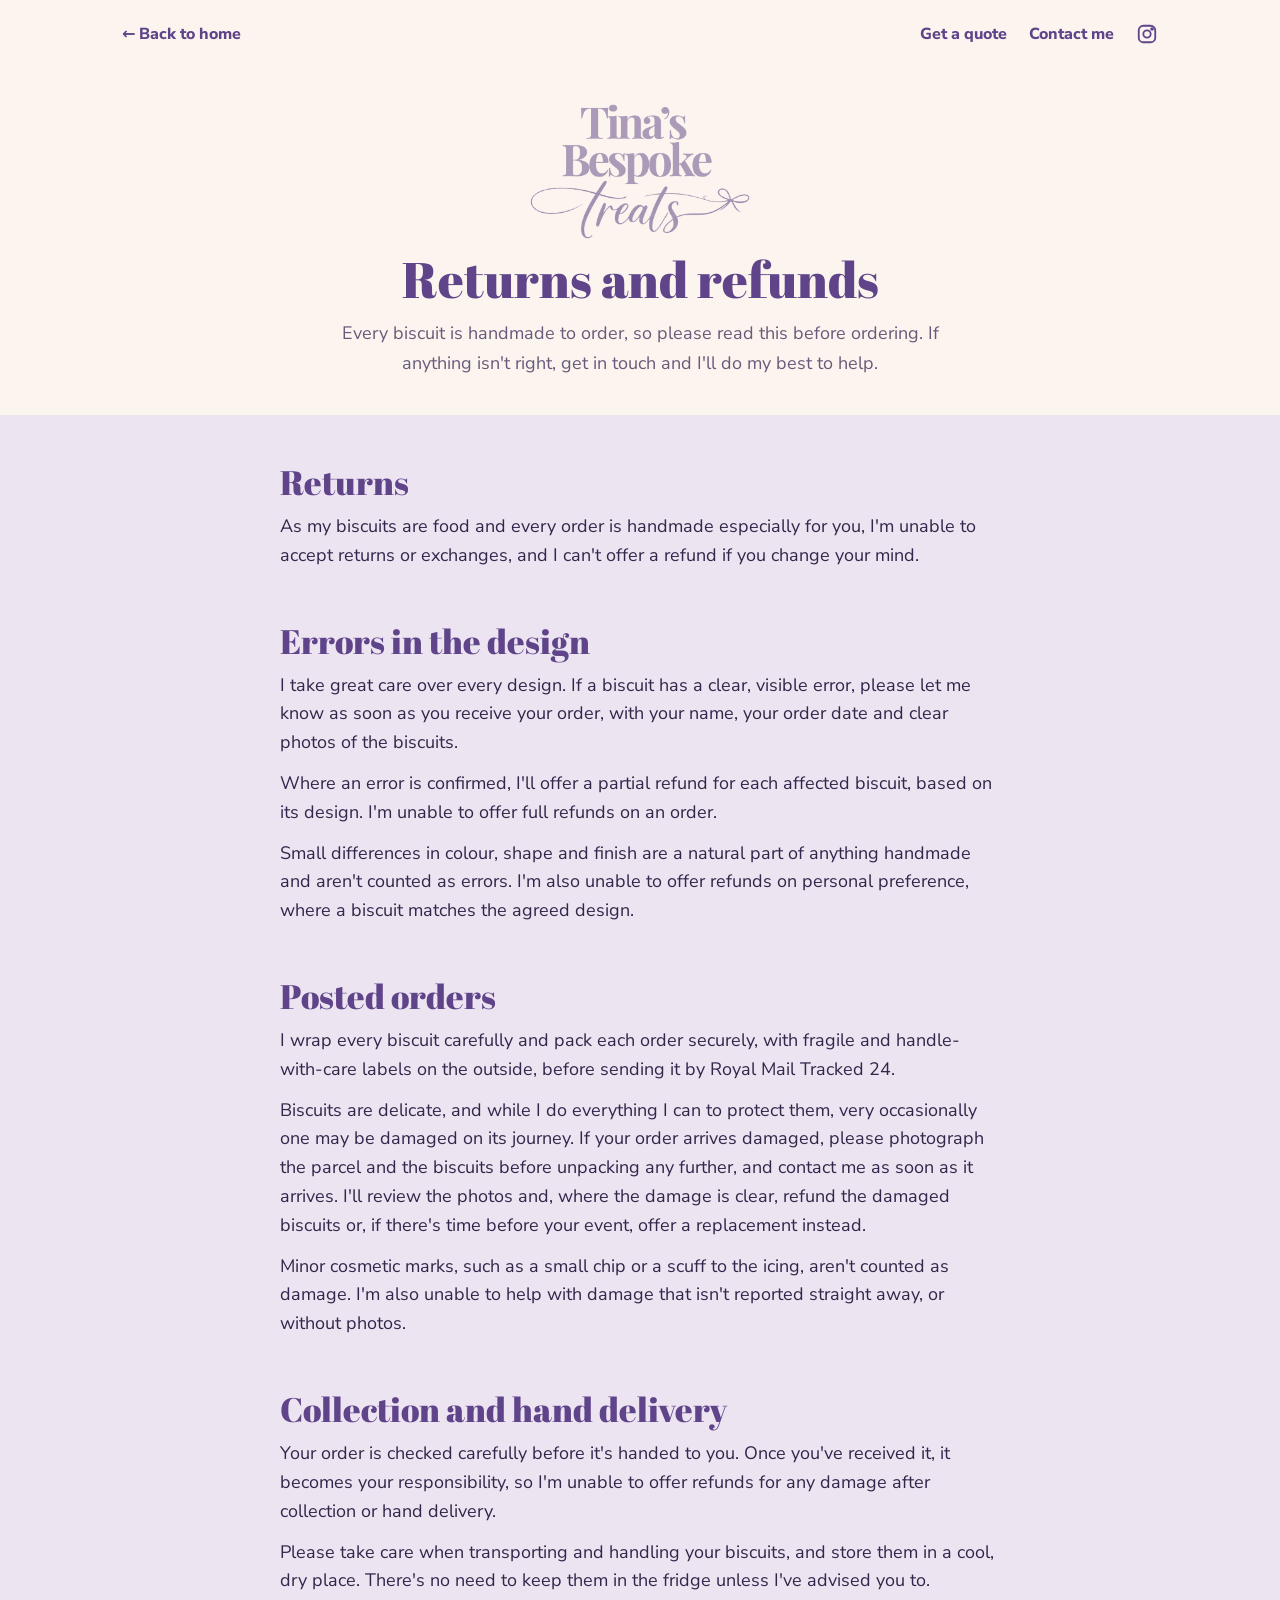
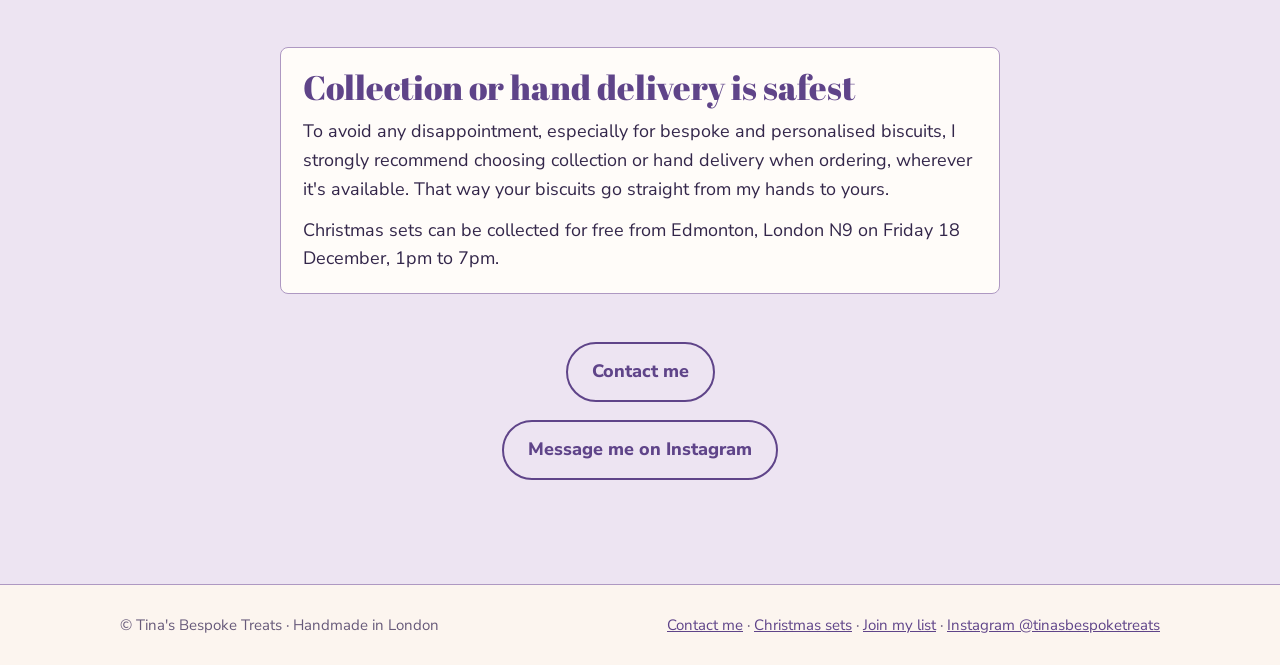
<file: returns/index.html>
<!doctype html>
<html lang="en-GB">
<head>
<meta charset="utf-8">
<meta name="viewport" content="width=device-width,initial-scale=1,viewport-fit=cover">
<title>Returns and Refunds | Tina&#x27;s Bespoke Treats</title>
<meta name="description" content="Returns and refunds policy for Tina's Bespoke Treats handmade biscuits and Christmas biscuit gift sets, including posted orders, damaged parcels and collection in Edmonton, London N9.">
<meta name="robots" content="index,follow,max-image-preview:large">
<link rel="canonical" href="https://tinasbespoketreats.com/returns/">
<meta property="og:type" content="website">
<meta property="og:site_name" content="Tina's Bespoke Treats">
<meta property="og:locale" content="en_GB">
<meta property="og:title" content="Returns and Refunds | Tina&#x27;s Bespoke Treats">
<meta property="og:description" content="Returns and refunds policy for Tina's Bespoke Treats handmade biscuits and Christmas biscuit gift sets, including posted orders, damaged parcels and collection in Edmonton, London N9.">
<meta property="og:url" content="https://tinasbespoketreats.com/returns/">
<meta property="og:image" content="https://tinasbespoketreats.com/christmas/img/letter-to-santa-biscuit-painting-set-rudolph.jpg">
<meta name="twitter:card" content="summary_large_image">
<script type="application/ld+json">{"@context": "https://schema.org", "@graph": [{"@type": "Bakery", "@id": "https://tinasbespoketreats.com/#bakery", "name": "Tina's Bespoke Treats", "url": "https://tinasbespoketreats.com/", "logo": "https://tinasbespoketreats.com/assets/logo.png", "image": "https://tinasbespoketreats.com/assets/logo.png", "address": {"@type": "PostalAddress", "addressLocality": "Edmonton, London", "postalCode": "N9", "addressRegion": "Greater London", "addressCountry": "GB"}, "sameAs": ["https://www.instagram.com/tinasbespoketreats/"]}, {"@type": "WebPage", "name": "Returns and refunds", "url": "https://tinasbespoketreats.com/returns/"}, {"@type": "BreadcrumbList", "itemListElement": [{"@type": "ListItem", "position": 1, "name": "Home", "item": "https://tinasbespoketreats.com/"}, {"@type": "ListItem", "position": 2, "name": "Returns and refunds", "item": "https://tinasbespoketreats.com/returns/"}]}]}</script>
<meta name="theme-color" content="#FCF5EF">
<link rel="icon" type="image/png" href="/assets/icon.png">
<link rel="preconnect" href="https://fonts.googleapis.com">
<link rel="preconnect" href="https://fonts.gstatic.com" crossorigin>
<link rel="stylesheet" href="https://fonts.googleapis.com/css2?family=Abril+Fatface&family=Allura&family=Nunito+Sans:opsz,wght@6..12,400;6..12,600;6..12,700;6..12,800&display=swap">
<link rel="stylesheet" href="/styles.css?v=3">
<style>
  .xhero{text-align:center;display:grid;justify-items:center;gap:12px;padding-block:clamp(24px,5vw,48px) clamp(20px,4vw,36px)}
  .xhero img{width:min(220px,50vw);height:auto}
  .policy{max-width:760px;margin:0 auto;display:grid;gap:clamp(28px,4vw,40px)}
  .policy h2{font:400 clamp(26px,4vw,34px)/1.15 var(--display);color:var(--purple);margin:0 0 10px}
  .policy p{margin:0 0 12px;line-height:1.6}
  .policy ul{margin:0 0 12px;padding-left:22px;line-height:1.6}
  .policy .note{background:var(--cream);border:1.5px solid var(--lilac);border-radius:8px;padding:20px 22px}
</style>
<style>nav[aria-label="Site"] a{display:inline-flex;align-items:center;min-height:44px;padding:0 2px}nav[aria-label="Site"]{row-gap:0}@media (max-width:380px){nav[aria-label="Site"]{justify-content:center}nav[aria-label="Site"]>span{gap:14px!important;font-size:15px}}</style>
<style>.crumbs{display:flex;flex-wrap:wrap;gap:4px;list-style:none;margin:0;padding:0;font-size:14px;font-weight:700;color:var(--muted)}.crumbs li+li::before{content:"›";margin-right:4px}.crumbs a{min-height:44px;display:inline-flex;align-items:center}.crumbs [aria-current]{max-width:60vw;overflow:hidden;text-overflow:ellipsis;white-space:nowrap;align-self:center}</style>
<style>.topnav{display:flex;justify-content:space-between;align-items:center;gap:12px;padding-top:12px;font-weight:800;font-size:16px}.topnav a{display:inline-flex;align-items:center;min-height:44px;text-decoration:none}.topnav span{display:flex;align-items:center;gap:18px}</style>
</head>
<body>
<nav class="wrap topnav" aria-label="Site">
  <a href="/christmas/">&larr; Back to home</a>
  <span><a href="/quote/">Get a quote</a><a href="/contact/">Contact me</a><a href="https://www.instagram.com/tinasbespoketreats/" aria-label="Instagram @tinasbespoketreats"><svg viewBox="0 0 24 24" width="22" height="22" fill="none" stroke="currentColor" stroke-width="2" aria-hidden="true" style="display:block"><rect x="3" y="3" width="18" height="18" rx="5"/><circle cx="12" cy="12" r="4"/><circle cx="17.5" cy="6.5" r="1" fill="currentColor"/></svg></a></span>
</nav>
<header class="wrap xhero">
  <a href="/"><img src="/assets/logo.png" alt="Tina's Bespoke Treats" width="1400" height="862"></a>
  <h1 style="font:400 clamp(34px,6vw,50px)/1.12 var(--display);color:var(--purple)">Returns and refunds</h1>
  <p class="lead" style="margin:0 auto">Every biscuit is handmade to order, so please read this before ordering. If anything isn't right, get in touch and I'll do my best to help.</p>
</header>

<section class="band tint" style="padding-top:clamp(28px,5vw,48px)">
  <div class="wrap policy">
    <div>
      <h2>Returns</h2>
      <p>As my biscuits are food and every order is handmade especially for you, I'm unable to accept returns or exchanges, and I can't offer a refund if you change your mind.</p>
    </div>
    <div>
      <h2>Errors in the design</h2>
      <p>I take great care over every design. If a biscuit has a clear, visible error, please let me know as soon as you receive your order, with your name, your order date and clear photos of the biscuits.</p>
      <p>Where an error is confirmed, I'll offer a partial refund for each affected biscuit, based on its design. I'm unable to offer full refunds on an order.</p>
      <p>Small differences in colour, shape and finish are a natural part of anything handmade and aren't counted as errors. I'm also unable to offer refunds on personal preference, where a biscuit matches the agreed design.</p>
    </div>
    <div>
      <h2>Posted orders</h2>
      <p>I wrap every biscuit carefully and pack each order securely, with fragile and handle-with-care labels on the outside, before sending it by Royal Mail Tracked 24.</p>
      <p>Biscuits are delicate, and while I do everything I can to protect them, very occasionally one may be damaged on its journey. If your order arrives damaged, please photograph the parcel and the biscuits before unpacking any further, and contact me as soon as it arrives. I'll review the photos and, where the damage is clear, refund the damaged biscuits or, if there's time before your event, offer a replacement instead.</p>
      <p>Minor cosmetic marks, such as a small chip or a scuff to the icing, aren't counted as damage. I'm also unable to help with damage that isn't reported straight away, or without photos.</p>
    </div>
    <div>
      <h2>Collection and hand delivery</h2>
      <p>Your order is checked carefully before it's handed to you. Once you've received it, it becomes your responsibility, so I'm unable to offer refunds for any damage after collection or hand delivery.</p>
      <p>Please take care when transporting and handling your biscuits, and store them in a cool, dry place. There's no need to keep them in the fridge unless I've advised you to.</p>
    </div>
    <div class="note">
      <h2>Collection or hand delivery is safest</h2>
      <p>To avoid any disappointment, especially for bespoke and personalised biscuits, I strongly recommend choosing collection or hand delivery when ordering, wherever it's available. That way your biscuits go straight from my hands to yours.</p>
      <p style="margin:0">Christmas sets can be collected for free from Edmonton, London N9 on Friday 18 December, 1pm to 7pm.</p>
    </div>
    <div class="cta" style="margin-top:8px">
      <a class="btn" href="/contact/">Contact me</a>
      <a class="btn line" href="https://www.instagram.com/tinasbespoketreats/">Message me on Instagram</a>
    </div>
  </div>
</section>

<footer>
  <div class="wrap">
    <span>© Tina's Bespoke Treats · Handmade in London</span>
    <span><a href="/contact/">Contact me</a> · <a href="/christmas/">Christmas sets</a> · <a href="/join/">Join my list</a> · <a href="https://www.instagram.com/tinasbespoketreats/">Instagram @tinasbespoketreats</a></span>
  </div>
</footer>
</body>
</html>
</file>
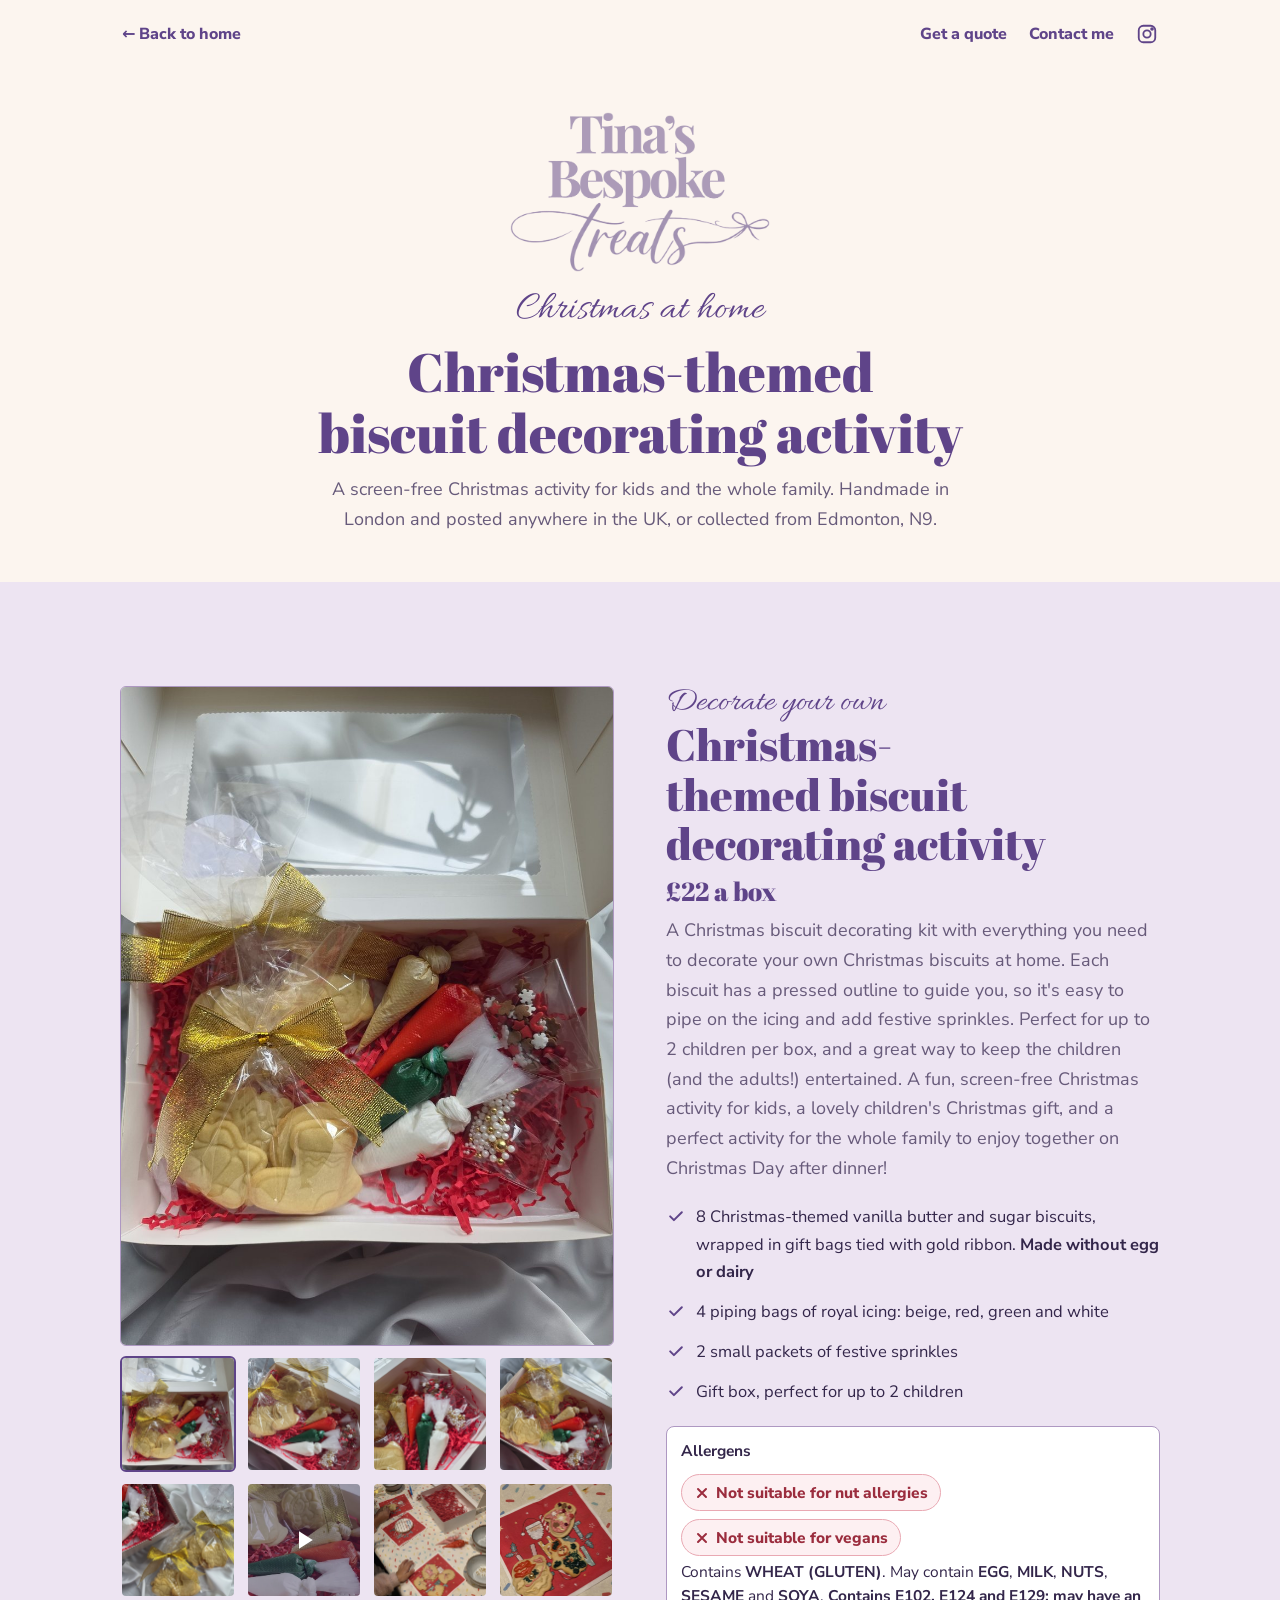
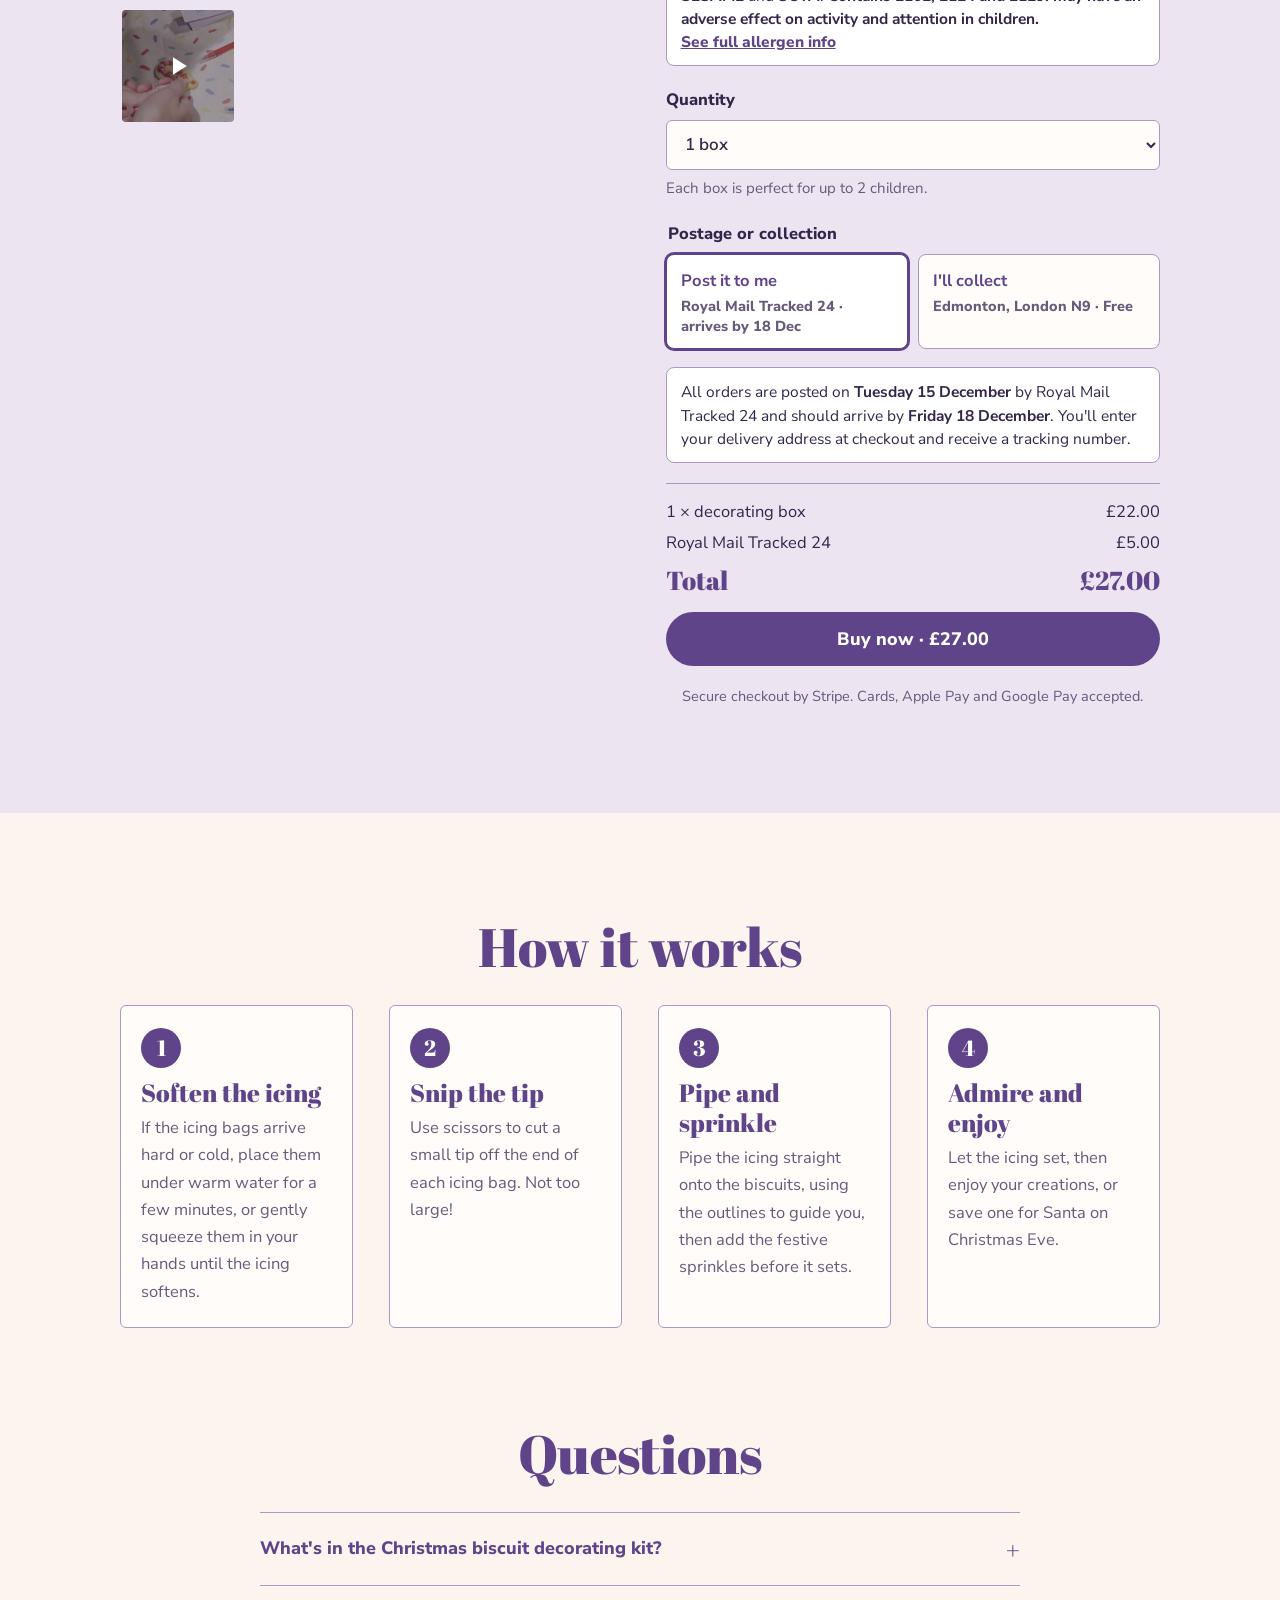
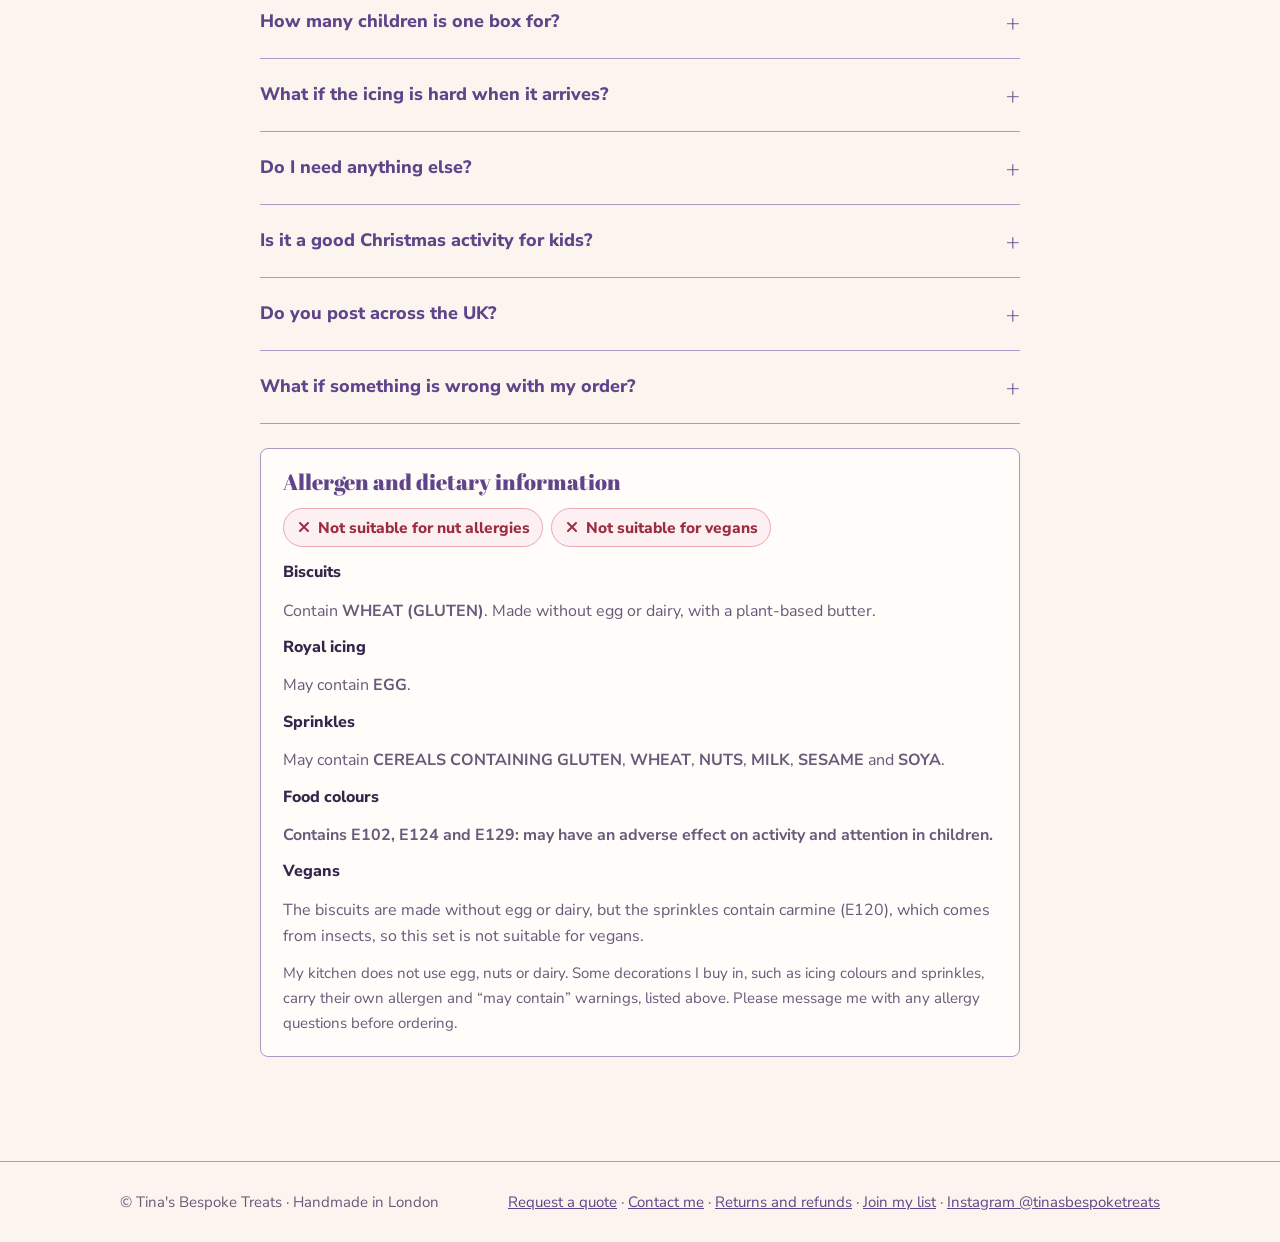
<file: christmas/christmas-biscuit-decorating-kit/index.html>
<!doctype html>
<html lang="en-GB">
<head>
<meta charset="utf-8">
<meta name="viewport" content="width=device-width,initial-scale=1,viewport-fit=cover">
<title>Christmas Biscuit Decorating Kit for Kids | UK Delivery</title>
<meta name="description" content="8 Christmas biscuits, 4 bags of royal icing and festive sprinkles: a fun Christmas activity for kids and families. £22, posted UK-wide or collect in London N9.">
<meta name="robots" content="index,follow,max-image-preview:large">
<link rel="canonical" href="https://tinasbespoketreats.com/christmas/christmas-biscuit-decorating-kit/">
<meta property="og:type" content="product">
<meta property="og:site_name" content="Tina's Bespoke Treats">
<meta property="og:locale" content="en_GB">
<meta property="og:title" content="Christmas Biscuit Decorating Kit for Kids | UK Delivery">
<meta property="og:description" content="8 Christmas biscuits, 4 bags of royal icing and festive sprinkles: a fun Christmas activity for kids and families. £22, posted UK-wide or collect in London N9.">
<meta property="og:url" content="https://tinasbespoketreats.com/christmas/christmas-biscuit-decorating-kit/">
<meta property="og:image" content="https://tinasbespoketreats.com/christmas/img/christmas-biscuit-decorating-kit.jpg">
<meta name="twitter:card" content="summary_large_image">
<script type="application/ld+json">{"@context": "https://schema.org", "@graph": [{"@type": "Bakery", "@id": "https://tinasbespoketreats.com/#bakery", "name": "Tina's Bespoke Treats", "url": "https://tinasbespoketreats.com/", "logo": "https://tinasbespoketreats.com/assets/logo.png", "image": "https://tinasbespoketreats.com/assets/logo.png", "address": {"@type": "PostalAddress", "addressLocality": "Edmonton, London", "postalCode": "N9", "addressRegion": "Greater London", "addressCountry": "GB"}, "sameAs": ["https://www.instagram.com/tinasbespoketreats/"]}, {"@type": "Product", "name": "Christmas-themed biscuit decorating activity", "description": "Christmas biscuit decorating kit: 8 Christmas-themed vanilla sugar biscuits, 4 piping bags of royal icing and 2 packets of festive sprinkles in a gift box, for up to 2 children.", "image": ["https://tinasbespoketreats.com/christmas/img/christmas-biscuit-decorating-kit.jpg", "https://tinasbespoketreats.com/christmas/img/children-decorating-christmas-biscuits.jpg", "https://tinasbespoketreats.com/christmas/img/christmas-biscuit-decorating-kit-icing-sprinkles.jpg"], "brand": {"@type": "Brand", "name": "Tina's Bespoke Treats"}, "offers": {"@type": "Offer", "price": "22.00", "priceCurrency": "GBP", "availability": "https://schema.org/InStock", "itemCondition": "https://schema.org/NewCondition", "url": "https://tinasbespoketreats.com/christmas/christmas-biscuit-decorating-kit/", "seller": {"@id": "https://tinasbespoketreats.com/#bakery"}, "shippingDetails": {"@type": "OfferShippingDetails", "shippingRate": {"@type": "MonetaryAmount", "value": "5.00", "currency": "GBP"}, "shippingDestination": {"@type": "DefinedRegion", "addressCountry": "GB"}}}}, {"@type": "BreadcrumbList", "itemListElement": [{"@type": "ListItem", "position": 1, "name": "Home", "item": "https://tinasbespoketreats.com/"}, {"@type": "ListItem", "position": 2, "name": "Christmas", "item": "https://tinasbespoketreats.com/christmas/"}, {"@type": "ListItem", "position": 3, "name": "Christmas-themed biscuit decorating activity", "item": "https://tinasbespoketreats.com/christmas/christmas-biscuit-decorating-kit/"}]}]}</script>
<!-- LAUNCH: change "noindex" to "index,follow" when ready. -->
<meta name="theme-color" content="#FCF5EF">
<link rel="icon" type="image/png" href="/assets/icon.png">
<link rel="preconnect" href="https://fonts.googleapis.com">
<link rel="preconnect" href="https://fonts.gstatic.com" crossorigin>
<link rel="stylesheet" href="https://fonts.googleapis.com/css2?family=Abril+Fatface&family=Allura&family=Nunito+Sans:opsz,wght@6..12,400;6..12,600;6..12,700;6..12,800&display=swap">
<link rel="stylesheet" href="/styles.css?v=3">
<style>
  .xhero{text-align:center;display:grid;justify-items:center;gap:12px;padding-block:clamp(24px,5vw,56px) clamp(28px,5vw,48px)}
  .xhero img{width:min(260px,58vw);height:auto;margin-bottom:6px}
  .xhero .eyebrow{font-size:40px;margin:0}
  .xhero .lead{margin:0 auto}

  /* Product */
  .product{display:grid;grid-template-columns:minmax(0,1fr) minmax(0,1fr);gap:clamp(24px,4vw,56px);align-items:start}
  .gallery .main{position:relative;aspect-ratio:3/4;background:var(--lilac-soft);border:1px solid var(--lilac);border-radius:6px;overflow:hidden}
  .gallery .main img,.gallery .main video{width:100%;height:100%;object-fit:cover;display:block}
  .thumbs{display:grid;grid-template-columns:repeat(4,minmax(0,1fr));gap:10px;margin-top:10px}
  .thumbs button{position:relative;padding:0;border:2px solid transparent;border-radius:6px;overflow:hidden;background:none;cursor:pointer;aspect-ratio:1;min-height:44px}
  .thumbs button[aria-pressed="true"]{border-color:var(--purple)}
  .thumbs img{width:100%;height:100%;object-fit:cover}
  .thumbs .play{position:absolute;inset:0;display:grid;place-items:center;background:rgba(51,38,74,.35)}
  .thumbs .play svg{width:30px;height:30px}
  .buy h2{font-size:clamp(32px,4.6vw,44px)}
  .buy .from{font:400 26px/1 var(--display);color:var(--purple);margin-top:10px}
  .buy .intro{color:var(--muted);margin-top:12px}
  .incl{margin-top:14px;font-size:16.5px}
  .incl li{display:flex;gap:10px;padding-block:6px;border-top:1px solid var(--lilac-soft)}
  .incl li:first-child{border:0}
  .incl svg{flex:none;width:20px;height:20px;margin-top:3px;color:var(--purple)}
  .field{margin-top:20px}
  .field label,.field legend{display:block;font-weight:800;color:var(--ink);margin-bottom:6px;font-size:16.5px}
  .field select,.field input[type=email]{width:100%;min-height:50px;padding:10px 14px;font:600 17px/1.3 var(--body);color:var(--ink);background:var(--cream);border:1.5px solid var(--lilac);border-radius:6px}
  .field select:focus,.field input:focus{outline:3px solid var(--purple);outline-offset:1px}
  .hint{font-size:15px;color:var(--muted);margin-top:6px}
  fieldset{border:0;margin:0;padding:0;min-width:0}
  .choices{display:grid;grid-template-columns:1fr 1fr;gap:10px}
  .choice{position:relative;display:block;border:1.5px solid var(--lilac);border-radius:8px;background:var(--cream);padding:12px 14px;cursor:pointer;min-height:44px}
  .choice input{position:absolute;opacity:0;pointer-events:none}
  .choice strong{display:block;color:var(--purple);font-size:16.5px}
  .choice span{display:block;font-size:14.5px;color:var(--muted);line-height:1.4;margin-top:2px}
  .choice:has(input:checked){border-color:var(--purple);box-shadow:0 0 0 2px var(--purple);background:#fff}
  .choice:has(input:focus-visible){outline:3px solid var(--purple);outline-offset:3px}
  .note{margin-top:12px;background:#fff;border:1px solid var(--lilac);border-radius:8px;padding:12px 14px;font-size:15.5px;line-height:1.5}
  .stock{margin-top:20px}
  .stock .meter{height:10px;border-radius:99px;background:var(--lilac-soft);overflow:hidden;margin-top:6px}
  .stock .meter i{display:block;height:100%;background:var(--purple);border-radius:99px;transition:width .3s}
  .stock p{font-weight:800;color:var(--purple);font-size:16px}
  .total{margin-top:20px;border-top:1.5px solid var(--lilac);padding-top:14px;display:grid;gap:4px;font-size:16.5px}
  .total div{display:flex;justify-content:space-between;gap:12px}
  .total .grand{font:400 26px/1.2 var(--display);color:var(--purple);margin-top:4px}
  .buy .btn.solid{display:block;width:100%;text-align:center;margin-top:16px;font-size:18px;padding-block:15px;border:0;cursor:pointer;font-family:var(--body)}
  .buy .btn.solid:disabled{opacity:.5;cursor:not-allowed}
  .msg{margin-top:10px;font-weight:700;color:#9B2D3E;font-size:15.5px;min-height:1px}
  .secure{font-size:14.5px;color:var(--muted);text-align:center;margin-top:8px}

  .how{display:grid;grid-template-columns:repeat(4,minmax(0,1fr));gap:clamp(20px,3vw,36px);margin-top:28px;counter-reset:s}
  .how li{background:var(--cream);border:1px solid var(--lilac);border-radius:6px;padding:22px 20px;counter-increment:s}
  .how li::before{content:counter(s);display:grid;place-items:center;width:40px;height:40px;border-radius:50%;background:var(--purple);color:#fff;font:400 22px/1 var(--display);margin-bottom:10px}
  .how p{color:var(--muted);font-size:16.5px;margin-top:6px}

  .allergy{max-width:760px;margin:24px auto 0;background:var(--cream);border:1.5px solid var(--lilac);border-radius:8px;padding:20px 22px}
  .allergy h3{font-size:22px}
  .allergy dl{margin:12px 0 0;display:grid;gap:10px;font-size:16px}
  .allergy dt{font-weight:800}
  .allergy dd{margin:2px 0 0;color:var(--muted)}
  .allergy .todo{background:#FFF1C2;color:#5A4400;padding:0 4px;border-radius:3px}

  .other{display:grid;grid-template-columns:minmax(0,1fr) minmax(0,1.3fr);gap:clamp(20px,3vw,40px);align-items:center;background:var(--cream);border:1px solid var(--lilac);outline:1px solid var(--lilac);outline-offset:-9px;padding:clamp(22px,3vw,34px)}
  .other .art{aspect-ratio:4/3;background:var(--lilac-soft);border-radius:4px;display:grid;place-items:center;color:var(--lilac);font:400 32px/1.1 var(--script);text-align:center;padding:12px}
  .other p{color:var(--muted);margin-top:8px}
  .other .btn[aria-disabled="true"]{opacity:.55;pointer-events:none;margin-top:16px;display:inline-block}

  .info{display:grid;grid-template-columns:repeat(3,minmax(0,1fr));gap:clamp(24px,4vw,48px)}
  .info p{margin-top:8px;color:var(--muted)}
  .faq{max-width:760px;margin:28px auto 0}
  .faq details{border-top:1px solid var(--lilac);padding-block:14px}
  .faq details:last-child{border-bottom:1px solid var(--lilac)}
  .faq summary{cursor:pointer;font-weight:800;color:var(--purple);list-style:none;display:flex;justify-content:space-between;gap:16px;min-height:44px;align-items:center}
  .faq summary::-webkit-details-marker{display:none}
  .faq summary::after{content:"+";font:400 26px/1 var(--display)}
  .faq details[open] summary::after{content:"\2013"}
  .faq p{color:var(--muted);margin-top:6px}
  .centre{text-align:center}
  .btn{min-height:48px;touch-action:manipulation;-webkit-tap-highlight-color:transparent}
  @media (max-width:1000px){.how{grid-template-columns:repeat(2,minmax(0,1fr))}}
  @media (max-width:900px){.product,.info,.other{grid-template-columns:minmax(0,1fr)}}
  @media (max-width:560px){.how{grid-template-columns:minmax(0,1fr)}}
  @media (max-width:560px){
    .xhero{padding-top:max(20px,env(safe-area-inset-top,0px))}
    .xhero .eyebrow{font-size:34px}
    .choices{grid-template-columns:1fr}
    .cta .btn{display:block;width:100%;padding-block:14px}
    .cta{justify-items:stretch}
    footer{padding-bottom:max(28px,env(safe-area-inset-bottom,0px))}
    footer .wrap{justify-content:center;text-align:center}
    footer a{display:inline-block;padding-block:12px}
  }
</style>
<style>
  .diet{display:flex;flex-wrap:wrap;gap:8px;margin:12px 0 4px;padding:0;list-style:none}
  .diet li{display:inline-flex;align-items:center;gap:6px;font-weight:800;font-size:15.5px;padding:6px 12px;border-radius:999px;border:1.5px solid}
  .diet .yes{color:#1F6B3A;border-color:#9BD3AE;background:#EEF9F1}
  .diet .no{color:#9B2D3E;border-color:#E9A9B3;background:#FDF0F2}
  .diet svg{width:16px;height:16px;flex:none}
  .allergy{max-width:760px;margin:24px auto 0;background:var(--cream);border:1.5px solid var(--lilac);border-radius:8px;padding:20px 22px}
  .allergy h3{font-size:22px}
  .allergy dl{margin:12px 0 0;display:grid;gap:10px;font-size:16px}
  .allergy dt{font-weight:800}
  .allergy dd{margin:2px 0 0;color:var(--muted)}
</style>
<style>nav[aria-label="Site"] a{display:inline-flex;align-items:center;min-height:44px;padding:0 2px}nav[aria-label="Site"]{row-gap:0}@media (max-width:380px){nav[aria-label="Site"]{justify-content:center}nav[aria-label="Site"]>span{gap:14px!important;font-size:15px}}</style>
<style>.crumbs{display:flex;flex-wrap:wrap;gap:4px;list-style:none;margin:0;padding:0;font-size:14px;font-weight:700;color:var(--muted)}.crumbs li+li::before{content:"›";margin-right:4px}.crumbs a{min-height:44px;display:inline-flex;align-items:center}.crumbs [aria-current]{max-width:60vw;overflow:hidden;text-overflow:ellipsis;white-space:nowrap;align-self:center}</style>
<style>.topnav{display:flex;justify-content:space-between;align-items:center;gap:12px;padding-top:12px;font-weight:800;font-size:16px}.topnav a{display:inline-flex;align-items:center;min-height:44px;text-decoration:none}.topnav span{display:flex;align-items:center;gap:18px}</style>
</head>
<body>
<a class="skip" href="#decorate">Skip to the decorating kit</a>
<nav class="wrap topnav" aria-label="Site">
  <a href="/christmas/">&larr; Back to home</a>
  <span><a href="/quote/">Get a quote</a><a href="/contact/">Contact me</a><a href="https://www.instagram.com/tinasbespoketreats/" aria-label="Instagram @tinasbespoketreats"><svg viewBox="0 0 24 24" width="22" height="22" fill="none" stroke="currentColor" stroke-width="2" aria-hidden="true" style="display:block"><rect x="3" y="3" width="18" height="18" rx="5"/><circle cx="12" cy="12" r="4"/><circle cx="17.5" cy="6.5" r="1" fill="currentColor"/></svg></a></span>
</nav>
<header class="wrap xhero">
  <a href="/"><img src="/assets/logo.png" alt="Tina's Bespoke Treats" width="1400" height="862"></a>
  <p class="eyebrow">Christmas at home</p>
  <h1 style="font:400 clamp(34px,6vw,54px)/1.12 var(--display);color:var(--purple);text-wrap:balance">Christmas-themed biscuit decorating activity</h1>
  <p class="lead">A screen-free Christmas activity for kids and the whole family. Handmade in London and posted anywhere in the UK, or collected from Edmonton, N9.</p>
</header>

<section class="band tint" id="decorate" aria-labelledby="dk-title">
  <div class="wrap product">
    <div class="gallery">
      <div class="main" id="mainMedia">
        <img id="mainImg" src="/christmas/img/christmas-biscuit-decorating-kit.jpg" alt="Christmas biscuit decorating kit in a gift box: plain Christmas-shaped biscuits in cellophane bags tied with gold ribbon, four piping bags of beige, red, green and white icing, and two bags of festive sprinkles" width="900" height="1200">
      </div>
      <div class="thumbs" role="group" aria-label="Choose a photo">
        <button type="button" aria-pressed="true" data-src="/christmas/img/christmas-biscuit-decorating-kit.jpg" data-alt="Christmas biscuit decorating kit in a gift box: plain Christmas-shaped biscuits in cellophane bags tied with gold ribbon, four piping bags of beige, red, green and white icing, and two bags of festive sprinkles"><img src="/christmas/img/christmas-biscuit-decorating-kit.jpg" alt="Photo 1: the full kit from above" loading="lazy" width="900" height="1200"></button>
        <button type="button" aria-pressed="false" data-src="/christmas/img/childrens-christmas-biscuit-decorating-kit.jpg" data-alt="The Christmas biscuit decorating kit from an angle, showing the wrapped biscuits, piping bags of icing and sprinkles on red shredded paper"><img src="/christmas/img/childrens-christmas-biscuit-decorating-kit.jpg" alt="Photo 2: the kit from an angle" loading="lazy" width="900" height="1200"></button>
        <button type="button" aria-pressed="false" data-src="/christmas/img/christmas-biscuit-decorating-kit-icing-sprinkles.jpg" data-alt="Close-up of the four piping bags of icing in beige, red, green and white, with bags of Christmas sprinkles, pearls and gold balls"><img src="/christmas/img/christmas-biscuit-decorating-kit-icing-sprinkles.jpg" alt="Photo 3: icing and sprinkles" loading="lazy" width="900" height="1200"></button>
        <button type="button" aria-pressed="false" data-src="/christmas/img/christmas-biscuit-decorating-activity-box.jpg" data-alt="Another view of the Christmas biscuit decorating box with gold-ribboned biscuit bags, icing and sprinkles"><img src="/christmas/img/christmas-biscuit-decorating-activity-box.jpg" alt="Photo 4: the kit from the side" loading="lazy" width="900" height="1200"></button>
        <button type="button" aria-pressed="false" data-src="/christmas/img/christmas-shaped-vanilla-sugar-biscuits.jpg" data-alt="Two cellophane bags of plain Christmas-shaped biscuits tied with gold ribbon, next to the open decorating box"><img src="/christmas/img/christmas-shaped-vanilla-sugar-biscuits.jpg" alt="Photo 5: the wrapped biscuits" loading="lazy" width="900" height="1200"></button>
        <button type="button" aria-pressed="false" data-video="/christmas/img/christmas-biscuit-decorating-kit-video.mp4" data-poster="/christmas/img/christmas-biscuit-decorating-kit-video.jpg"><img src="/christmas/img/christmas-biscuit-decorating-kit-video.jpg" alt="" loading="lazy" width="720" height="1280"><span class="play"><svg viewBox="0 0 24 24" fill="#fff" aria-hidden="true"><path d="M8 5v14l11-7z"/></svg></span><span class="skip">Play the video of the decorating kit</span></button>
        <button type="button" aria-pressed="false" data-src="/christmas/img/children-decorating-christmas-biscuits.jpg" data-alt="Children decorating Christmas biscuits at the table with piping bags of icing and sprinkles"><img src="/christmas/img/children-decorating-christmas-biscuits.jpg" alt="Photo: children decorating the biscuits" loading="lazy" width="900" height="1200"></button>
        <button type="button" aria-pressed="false" data-src="/christmas/img/childrens-decorated-christmas-biscuits.jpg" data-alt="Three Christmas biscuits decorated by children with coloured icing and festive sprinkles"><img src="/christmas/img/childrens-decorated-christmas-biscuits.jpg" alt="Photo: biscuits decorated by children" loading="lazy" width="900" height="1200"></button>
        <button type="button" aria-pressed="false" data-video="/christmas/img/kids-christmas-biscuit-decorating-activity.mp4" data-poster="/christmas/img/kids-christmas-biscuit-decorating-activity.jpg"><img src="/christmas/img/kids-christmas-biscuit-decorating-activity.jpg" alt="" loading="lazy" width="720" height="1280"><span class="play"><svg viewBox="0 0 24 24" fill="#fff" aria-hidden="true"><path d="M8 5v14l11-7z"/></svg></span><span class="skip">Play the video of children decorating the biscuits</span></button>
      </div>
    </div>

    <form class="buy" id="buyForm" novalidate>
      <p class="eyebrow" style="font-size:34px;margin:0">Decorate your own</p>
      <h2 id="dk-title">Christmas-themed biscuit decorating activity</h2>
      <p class="from">£22 a box</p>
      <p class="intro">A Christmas biscuit decorating kit with everything you need to decorate your own Christmas biscuits at home. Each biscuit has a pressed outline to guide you, so it's easy to pipe on the icing and add festive sprinkles. Perfect for up to 2 children per box, and a great way to keep the children (and the adults!) entertained. A fun, screen-free Christmas activity for kids, a lovely children's Christmas gift, and a perfect activity for the whole family to enjoy together on Christmas Day after dinner!</p>
      <ul class="incl">
        <li><svg viewBox="0 0 24 24" fill="none" stroke="currentColor" stroke-width="2.4" stroke-linecap="round" stroke-linejoin="round" aria-hidden="true"><path d="M5 12.5l4.5 4.5L19 7.5"/></svg><span>8 Christmas-themed vanilla butter and sugar biscuits, wrapped in gift bags tied with gold ribbon. <strong>Made without egg or dairy</strong></span></li>
        <li><svg viewBox="0 0 24 24" fill="none" stroke="currentColor" stroke-width="2.4" stroke-linecap="round" stroke-linejoin="round" aria-hidden="true"><path d="M5 12.5l4.5 4.5L19 7.5"/></svg>4 piping bags of royal icing: beige, red, green and white</li>
        <li><svg viewBox="0 0 24 24" fill="none" stroke="currentColor" stroke-width="2.4" stroke-linecap="round" stroke-linejoin="round" aria-hidden="true"><path d="M5 12.5l4.5 4.5L19 7.5"/></svg>2 small packets of festive sprinkles</li>
        <li><svg viewBox="0 0 24 24" fill="none" stroke="currentColor" stroke-width="2.4" stroke-linecap="round" stroke-linejoin="round" aria-hidden="true"><path d="M5 12.5l4.5 4.5L19 7.5"/></svg>Gift box, perfect for up to 2 children</li>
      </ul>
      <div class="note" style="margin-top:14px"><strong>Allergens</strong>
        <ul class="diet" aria-label="Dietary information">
        <li class="no"><svg viewBox="0 0 24 24" fill="none" stroke="currentColor" stroke-width="3" stroke-linecap="round" aria-hidden="true"><path d="M6 6l12 12M18 6L6 18"/></svg>Not suitable for nut allergies</li>
        <li class="no"><svg viewBox="0 0 24 24" fill="none" stroke="currentColor" stroke-width="3" stroke-linecap="round" aria-hidden="true"><path d="M6 6l12 12M18 6L6 18"/></svg>Not suitable for vegans</li>
      </ul>
        Contains <strong>WHEAT (GLUTEN)</strong>. May contain <strong>EGG</strong>, <strong>MILK</strong>, <strong>NUTS</strong>, <strong>SESAME</strong> and <strong>SOYA</strong>. <strong>Contains E102, E124 and E129: may have an adverse effect on activity and attention in children.</strong> <a href="#allergens" style="color:var(--purple);font-weight:800;text-decoration:underline;white-space:nowrap">See full allergen info</a></div>

      <div class="field">
        <label for="qty">Quantity</label>
        <select id="qty" name="qty"></select>
        <p class="hint">Each box is perfect for up to 2 children.</p>
      </div>

      <fieldset class="field">
        <legend id="methodTitle">Postage or collection</legend>
        <p class="note" id="postStatus" hidden style="margin:0 0 10px;font-weight:800;color:#9B2D3E"></p>
        <div class="choices">
          <label class="choice"><input type="radio" name="method" value="post" checked><strong>Post it to me</strong><span>Royal Mail Tracked 24 · arrives by 18 Dec</span></label>
          <label class="choice"><input type="radio" name="method" value="collect"><strong>I'll collect</strong><span>Edmonton, London N9 · Free</span></label>
        </div>
        <p class="note" id="postNote">All orders are posted on <strong>Tuesday 15 December</strong> by Royal Mail Tracked 24 and should arrive by <strong>Friday 18 December</strong>. You'll enter your delivery address at checkout and receive a tracking number.</p>
        <div id="collectBox" hidden>
          <p class="note">Collection is on <strong>Friday 18 December, 1pm to 7pm</strong>, from Edmonton, London N9. As soon as you've paid, you'll see the full collection address and my phone number, so you can get in touch or confirm your preferred collection time.</p>
          <div class="field" style="margin-top:14px">
            <label for="email">Your email address</label>
            <input type="email" id="email" name="email" autocomplete="email" inputmode="email" placeholder="you@example.com">
            <p class="hint">So I can contact you about your collection if needed.</p>
          </div>
        </div>
      </fieldset>

      <div class="total" aria-live="polite">
        <div><span id="boxLine">1 × decorating box</span><span id="boxPrice">£22.00</span></div>
        <div><span id="delLine">Royal Mail Tracked 24</span><span id="delPrice">£5.00</span></div>
        <div class="grand"><span>Total</span><span id="grand">£27.00</span></div>
      </div>

      <button class="btn solid" type="submit" id="buyBtn">Buy now</button>
      <p class="msg" id="msg" role="alert"></p>
      <p class="secure">Secure checkout by Stripe. Cards, Apple Pay and Google Pay accepted.</p>
    </form>
  </div>
</section>

<section class="band">
  <div class="wrap">
    <h2 class="centre">How it works</h2>
    <ol class="how" style="grid-template-columns:repeat(auto-fit,minmax(220px,1fr))">
      <li><h3>Soften the icing</h3><p>If the icing bags arrive hard or cold, place them under warm water for a few minutes, or gently squeeze them in your hands until the icing softens.</p></li>
      <li><h3>Snip the tip</h3><p>Use scissors to cut a small tip off the end of each icing bag. Not too large!</p></li>
      <li><h3>Pipe and sprinkle</h3><p>Pipe the icing straight onto the biscuits, using the outlines to guide you, then add the festive sprinkles before it sets.</p></li>
      <li><h3>Admire and enjoy</h3><p>Let the icing set, then enjoy your creations, or save one for Santa on Christmas Eve.</p></li>
    </ol>
    <h2 class="centre" style="margin-top:clamp(56px,8vw,96px)">Questions</h2>
    <div class="faq">
      <details>
        <summary>What's in the Christmas biscuit decorating kit?</summary>
        <p>8 Christmas-themed vanilla butter and sugar biscuits, 4 piping bags of royal icing in beige, red, green and white, and 2 small packets of festive sprinkles, all in a gift box.</p>
      </details>
      <details>
        <summary>How many children is one box for?</summary>
        <p>Each box is perfect for up to 2 children. You can order up to 10 boxes.</p>
      </details>
      <details>
        <summary>What if the icing is hard when it arrives?</summary>
        <p>Place the icing bags under warm water for a few minutes, or gently squeeze them in your hands until the icing softens.</p>
      </details>
      <details>
        <summary>Do I need anything else?</summary>
        <p>Just a pair of scissors to snip the tips off the icing bags. Scissors are not included.</p>
      </details>
      <details>
        <summary>Is it a good Christmas activity for kids?</summary>
        <p>Yes. It's a fun, screen-free Christmas activity that keeps children (and adults!) entertained, and it makes a lovely children's Christmas gift or Christmas Eve box treat.</p>
      </details>
      <details>
        <summary>Do you post across the UK?</summary>
        <p>Yes. Every order is posted on Tuesday 15 December by Royal Mail Tracked 24 and should arrive by Friday 18 December. Postage is £5, or collect for free from Edmonton, London N9.</p>
      </details>
      <details>
        <summary>What if something is wrong with my order?</summary>
        <p>As the biscuits are food and made to order, I can't accept returns. If there's a clear, visible error in the design, or a posted order arrives damaged, please send me photos as soon as you receive it and I'll help put it right. For the safest journey, I recommend free collection from Edmonton, N9. <a href="/returns/" style="color:var(--purple);font-weight:800;text-decoration:underline">Read the returns and refunds policy</a>.</p>
      </details>
    </div>
    <div class="allergy" id="allergens">
      <h3>Allergen and dietary information</h3>
      <ul class="diet" aria-label="Dietary information">
        <li class="no"><svg viewBox="0 0 24 24" fill="none" stroke="currentColor" stroke-width="3" stroke-linecap="round" aria-hidden="true"><path d="M6 6l12 12M18 6L6 18"/></svg>Not suitable for nut allergies</li>
        <li class="no"><svg viewBox="0 0 24 24" fill="none" stroke="currentColor" stroke-width="3" stroke-linecap="round" aria-hidden="true"><path d="M6 6l12 12M18 6L6 18"/></svg>Not suitable for vegans</li>
      </ul>
      <dl>
        <dt>Biscuits</dt>
        <dd>Contain <strong>WHEAT (GLUTEN)</strong>. Made without egg or dairy, with a plant-based butter.</dd>
        <dt>Royal icing</dt>
        <dd>May contain <strong>EGG</strong>.</dd>
        <dt>Sprinkles</dt>
        <dd>May contain <strong>CEREALS CONTAINING GLUTEN</strong>, <strong>WHEAT</strong>, <strong>NUTS</strong>, <strong>MILK</strong>, <strong>SESAME</strong> and <strong>SOYA</strong>.</dd>
        <dt>Food colours</dt>
        <dd><strong>Contains E102, E124 and E129: may have an adverse effect on activity and attention in children.</strong></dd>
        <dt>Vegans</dt>
        <dd>The biscuits are made without egg or dairy, but the sprinkles contain carmine (E120), which comes from insects, so this set is not suitable for vegans.</dd>
      </dl>
      <p class="hint" style="margin-top:12px">My kitchen does not use egg, nuts or dairy. Some decorations I buy in, such as icing colours and sprinkles, carry their own allergen and “may contain” warnings, listed above. Please message me with any allergy questions before ordering.</p>
    </div>
  </div>
</section>

<footer>
  <div class="wrap">
    <span>© Tina's Bespoke Treats · Handmade in London</span>
    <span><a href="/quote/">Request a quote</a> · <a href="/contact/">Contact me</a> · <a href="/returns/">Returns and refunds</a> · <a href="/join/">Join my list</a> · <a href="https://www.instagram.com/tinasbespoketreats/">Instagram @tinasbespoketreats</a></span>
  </div>
</footer>

<script>
/* ===================== SETTINGS: Tina, change things here ===================== */
const KIT = {
  price: 22,       // £ per box
  postage: 5,      // £ per order
  maxQty: 10,      // most boxes in one order
  product: "decorate",
  postBoxes: 14,   // postage boxes across ALL products (used if the live counter is not set up)
  // Stripe payment links: one for post, one for collection.
  // In Stripe, turn on "Let customers adjust quantity" (max 10). Empty = "ordering opens soon".
  payLinks: {
    post: "https://buy.stripe.com/4gMdRbgJ6bn55w98DAeQM06",
    collect: "https://buy.stripe.com/9B66oJ3WkfDl8Il6vseQM07"
  },
  stockApi: "https://ecrnwmzdzvpvfxaxolpv.supabase.co/rest/v1/rpc/",
  stockKey: "sb_publishable_N0yjgQiIWdJXuOllHMs8xQ_uhJxB_sU"
};
/* ============================================================================ */
(function () {
  const $ = (id) => document.getElementById(id);
  const gbp = (n) => "£" + n.toFixed(2);
  const qty = $("qty"), form = $("buyForm"), msg = $("msg");
  let left = Infinity, postLeft = KIT.postBoxes, live = false;
  for (let n = 1; n <= KIT.maxQty; n++) qty.add(new Option(n + (n === 1 ? " box" : " boxes"), n));
  qty.value = "1";
  const method = () => form.querySelector("input[name=method]:checked").value;

  function render() {
    const postIn = form.querySelector("input[name=method][value=post]");
    const colIn = form.querySelector("input[name=method][value=collect]");
    const q = +qty.value, noPost = postLeft < 1, tooMany = !noPost && q > postLeft;
    postIn.disabled = noPost || tooMany;
    postIn.closest(".choice").hidden = noPost;
    if (postIn.disabled && postIn.checked) colIn.checked = true;
    $("methodTitle").textContent = noPost ? "COLLECTION ONLY" : "Postage or collection";
    $("postStatus").hidden = !(noPost || tooMany);
    $("postStatus").textContent = noPost
      ? "Postage has now sold out. Collection from Edmonton, London N9 is still available."
      : `Only ${postLeft} postage ${postLeft === 1 ? "box" : "boxes"} left. Choose ${postLeft === 1 ? "1 box" : "up to " + postLeft + " boxes"} to post, or collect.`;
    const m = method();
    $("postNote").hidden = m !== "post";
    $("collectBox").hidden = m !== "collect";
    const del = m === "post" ? KIT.postage : 0, sub = KIT.price * q;
    $("boxLine").textContent = `${q} × decorating ${q === 1 ? "box" : "boxes"}`;
    $("boxPrice").textContent = gbp(sub);
    $("delLine").textContent = m === "post" ? "Royal Mail Tracked 24" : "Collection, Edmonton N9";
    $("delPrice").textContent = del ? gbp(del) : "Free";
    $("grand").textContent = gbp(sub + del);
    $("buyBtn").disabled = false;
    $("buyBtn").textContent = "Buy now · " + gbp(sub + del);
    msg.textContent = "";
  }
  async function rpc(fn, body) {
    const r = await fetch(KIT.stockApi + fn, { method: "POST", headers: { apikey: KIT.stockKey, "Content-Type": "application/json" }, body: JSON.stringify(body || {}) });
    if (!r.ok) throw new Error(await r.text());
    return r.json();
  }
  async function loadStock() {
    try { const pb = await rpc("stock_left", { p: "postage" }); if (typeof pb === "number") { postLeft = pb; live = true; render(); } } catch (e) { }
  }
  qty.addEventListener("change", render);
  form.querySelectorAll("input[name=method]").forEach((r) => r.addEventListener("change", render));
  form.addEventListener("submit", async (e) => {
    e.preventDefault();
    const q = +qty.value, m = method(), email = $("email").value.trim();
    if (m === "collect" && !/^[^\s@]+@[^\s@]+\.[^\s@]+$/.test(email)) {
      msg.textContent = "Please enter your email so I can send you the collection address and time.";
      $("email").focus(); return;
    }
    const link = KIT.payLinks[m];
    if (!link) { msg.textContent = "Ordering opens very soon. Please check back or message me on Instagram."; return; }
    $("buyBtn").disabled = true; $("buyBtn").textContent = "One moment…";
    if (live) {
      // check the latest numbers; boxes are only taken off once payment goes through
      await loadStock();
      if (q > left || (m === "post" && q > postLeft)) { msg.textContent = "Sorry, that has just sold out. Please check the options again."; return; }
      $("buyBtn").disabled = true; $("buyBtn").textContent = "One moment…";
    }
    const url = new URL(link);
    url.searchParams.set("client_reference_id", `${q}x-decorate-${m}`);
    if (email) url.searchParams.set("prefilled_email", email);
    const go = url.toString();
    if (window.self !== window.top) {
      // inside a preview frame: open checkout in a new tab
      msg.innerHTML = `<a href="${go}" target="_blank" rel="noopener" style="color:var(--purple)">Continue to secure checkout &rarr;</a>`;
      $("buyBtn").textContent = "Tap the link below to pay";
    } else {
      location.href = go;
    }
  });
  render();
  loadStock();
})();

(function () {
  const main = document.getElementById("mainMedia");
  document.querySelectorAll(".thumbs button").forEach((b) => b.addEventListener("click", () => {
    document.querySelectorAll(".thumbs button").forEach((x) => x.setAttribute("aria-pressed", x === b));
    if (b.dataset.video) {
      main.innerHTML = `<video src="${b.dataset.video}" poster="${b.dataset.poster}" controls autoplay muted loop playsinline aria-label="Video of the Christmas biscuit decorating kit"></video>`;
    } else {
      main.innerHTML = `<img src="${b.dataset.src}" alt="${b.dataset.alt}" width="900" height="1200">`;
    }
  }));
})();
</script>
</body>
</html>
</file>
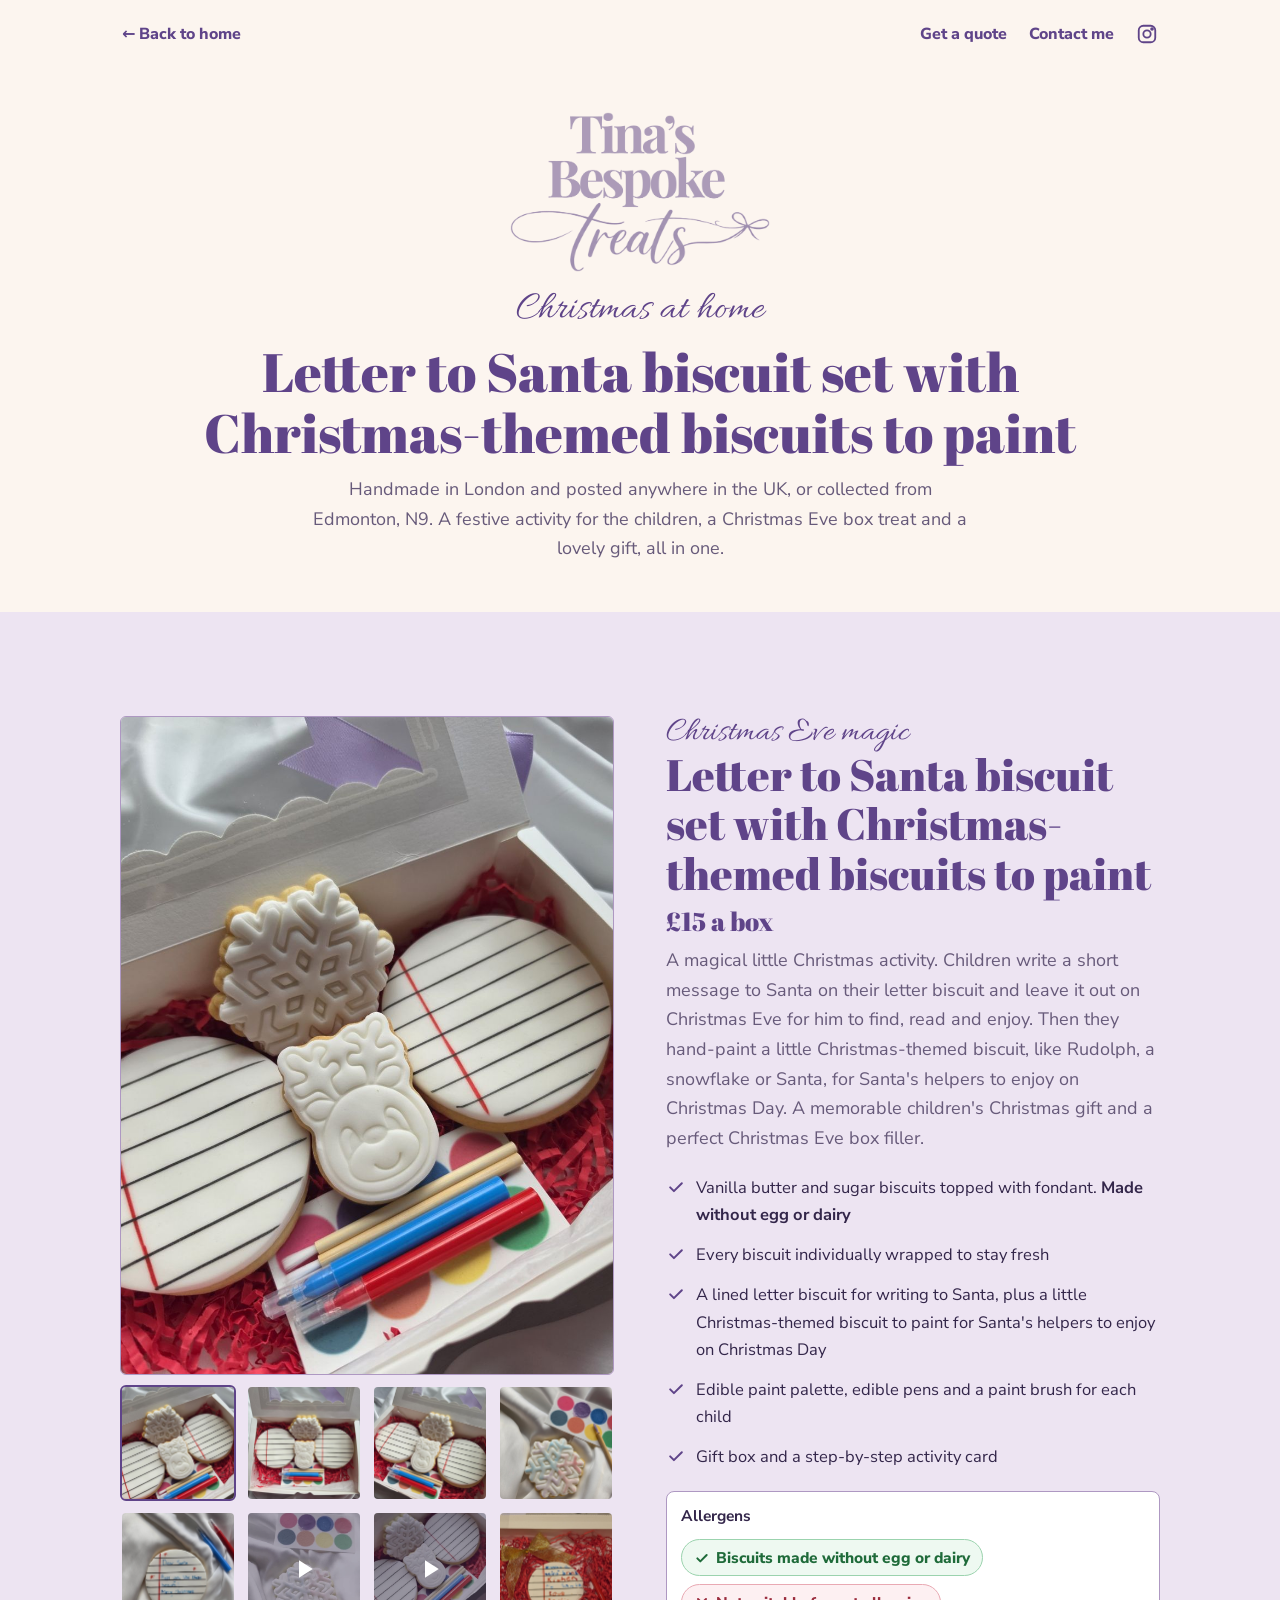
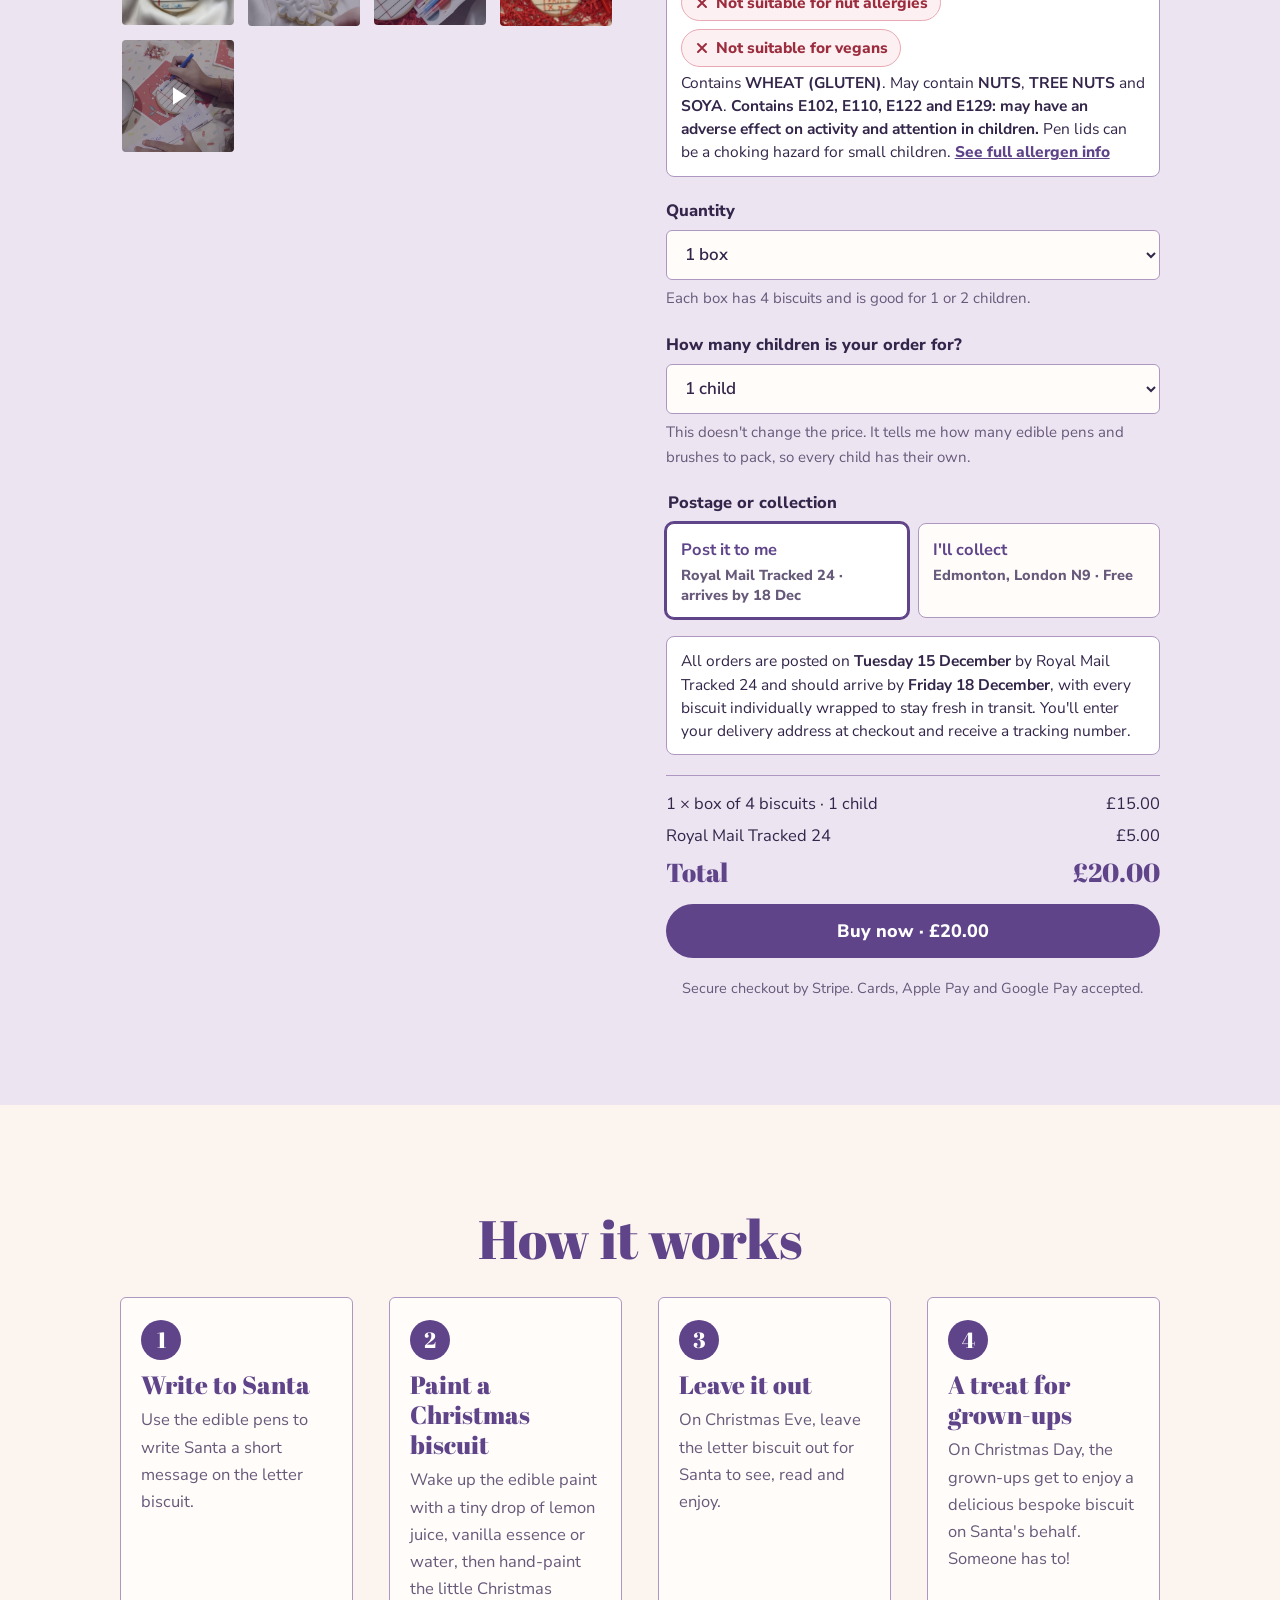
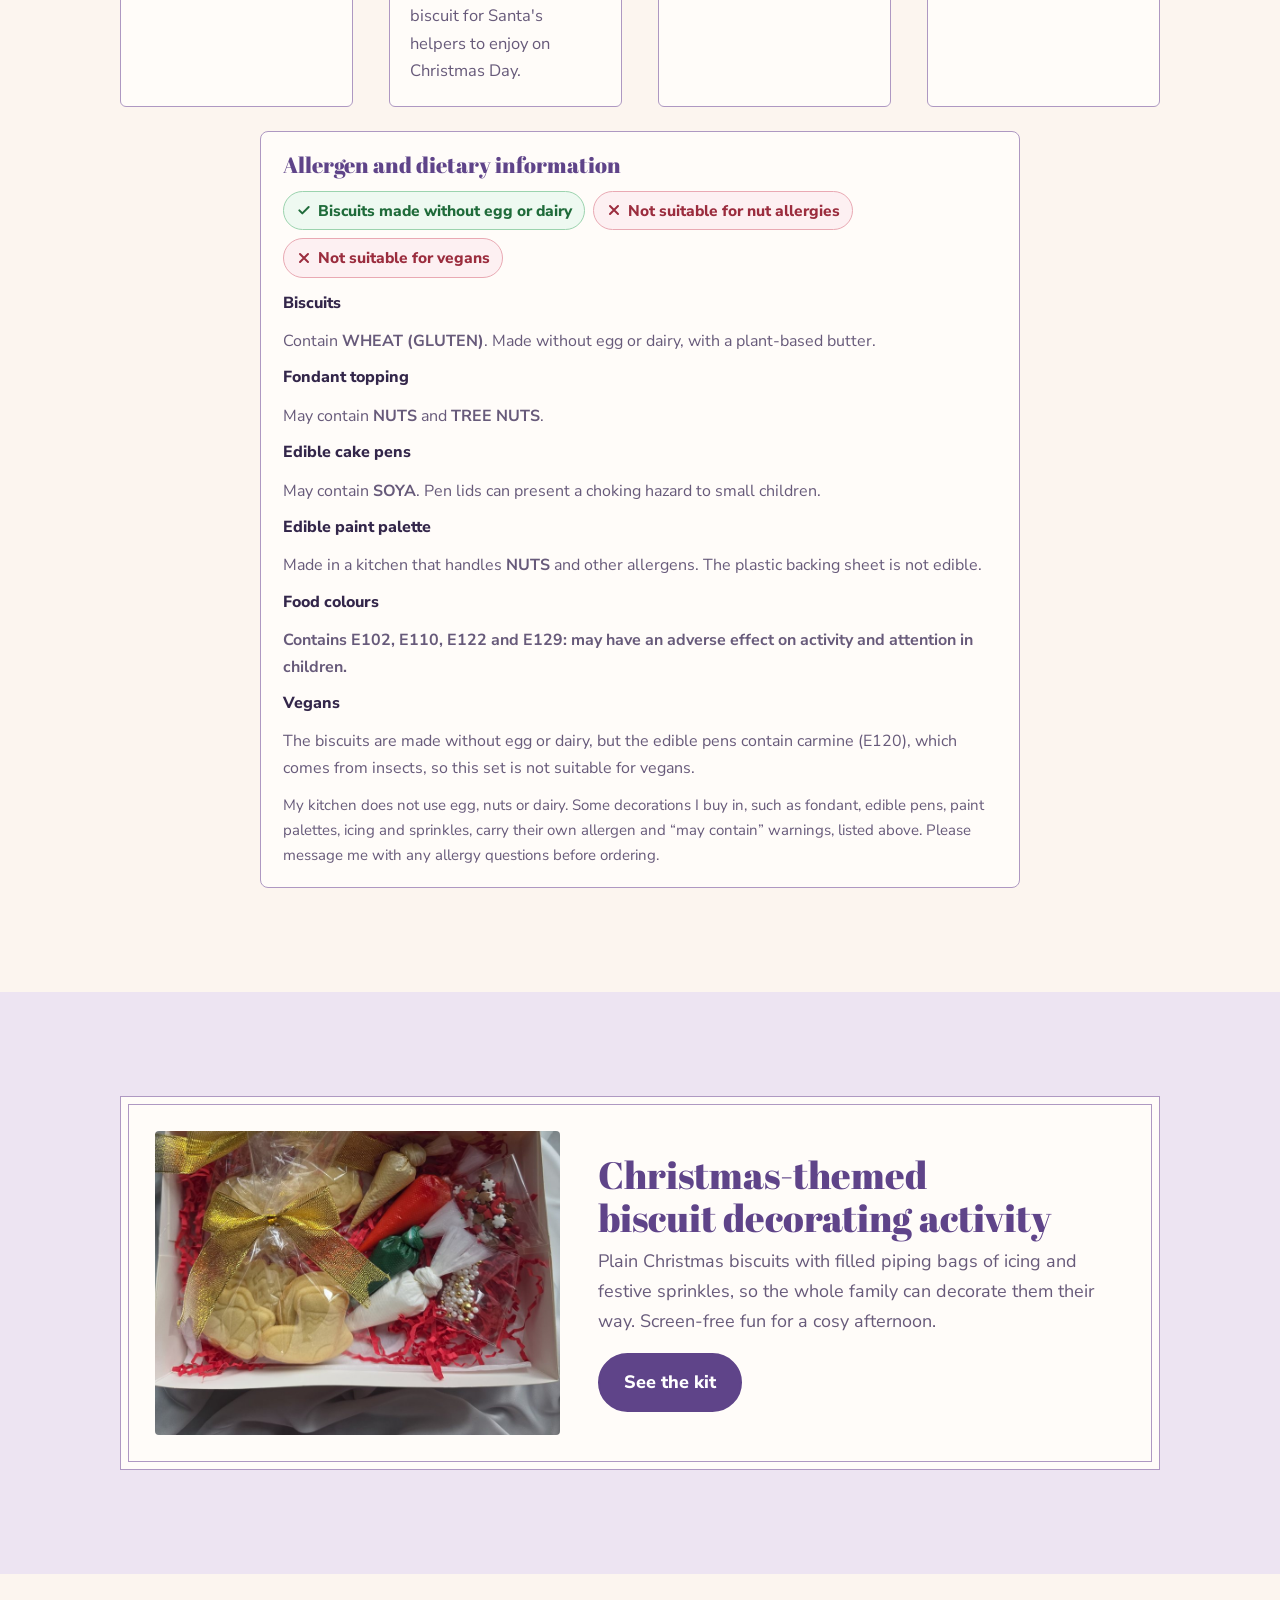
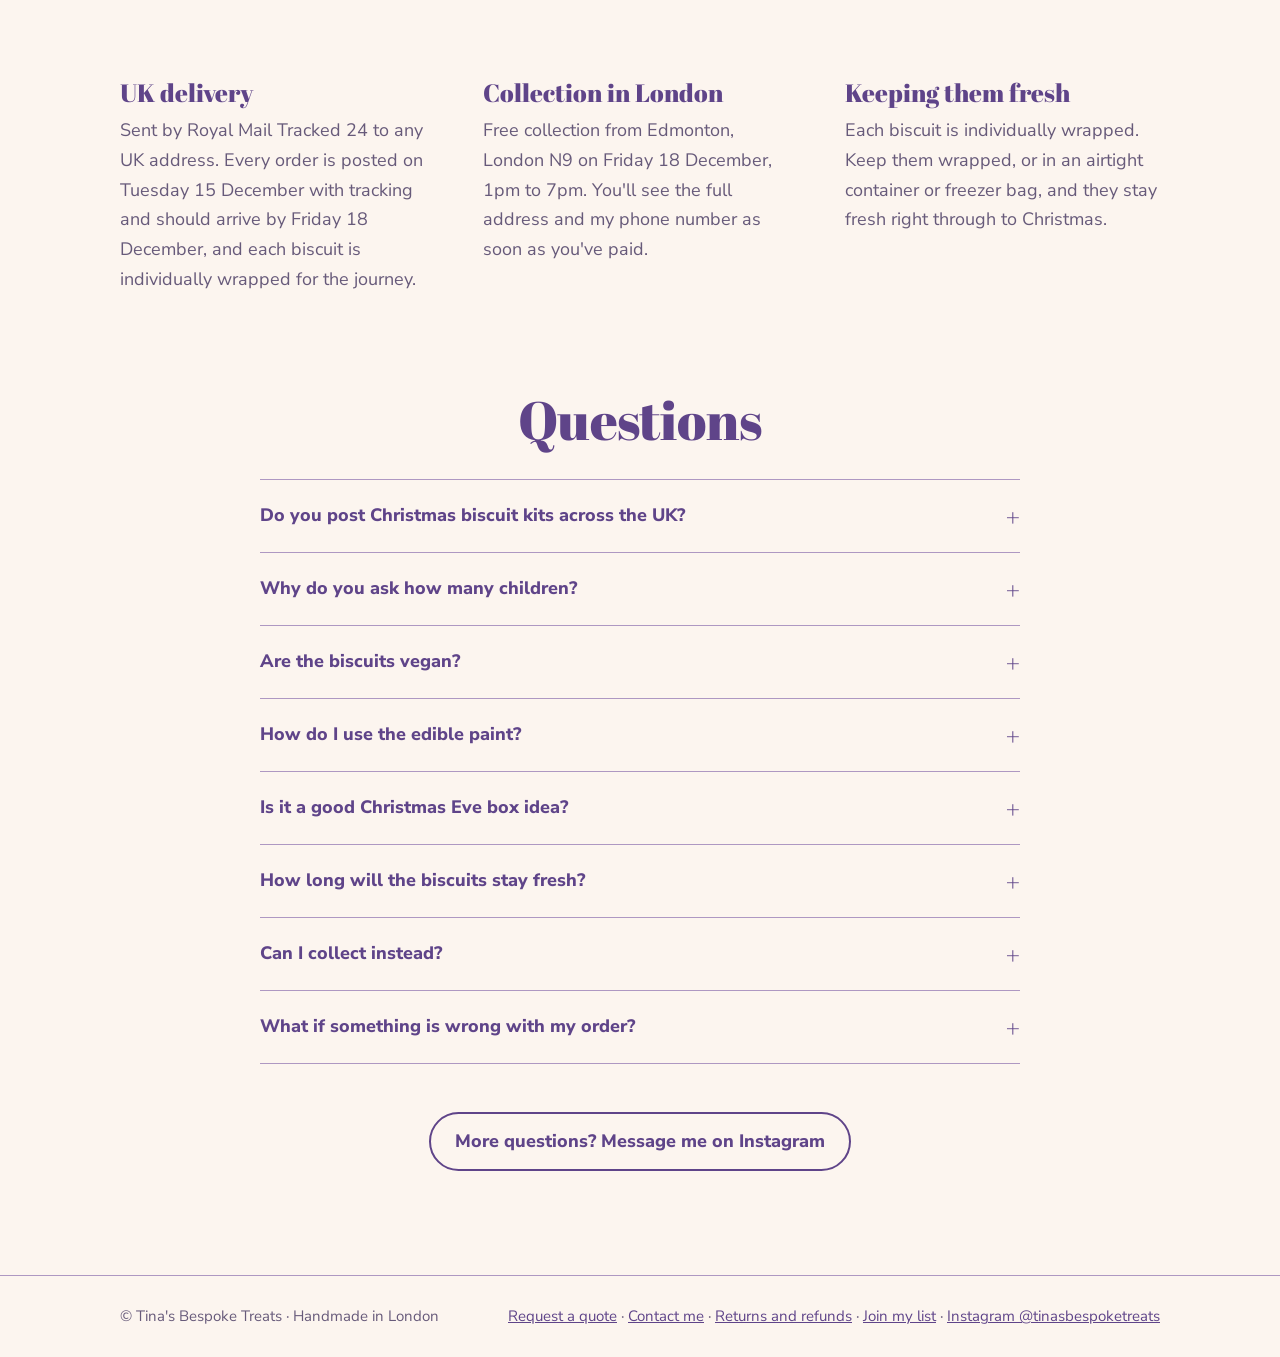
<file: christmas/letter-to-santa-biscuit-painting-set/index.html>
<!doctype html>
<html lang="en-GB">
<head>
<meta charset="utf-8">
<meta name="viewport" content="width=device-width,initial-scale=1,viewport-fit=cover">
<title>Letter to Santa Biscuit Painting Set | Christmas Gift for Kids</title>
<meta name="description" content="Write a letter to Santa on a biscuit, then paint Christmas biscuits with edible paint. A magical Christmas Eve activity and children&#x27;s gift. £15, UK delivery.">
<meta name="robots" content="index,follow,max-image-preview:large">
<link rel="canonical" href="https://tinasbespoketreats.com/christmas/letter-to-santa-biscuit-painting-set/">
<meta property="og:type" content="product">
<meta property="og:site_name" content="Tina's Bespoke Treats">
<meta property="og:locale" content="en_GB">
<meta property="og:title" content="Letter to Santa Biscuit Painting Set | Christmas Gift for Kids">
<meta property="og:description" content="Write a letter to Santa on a biscuit, then paint Christmas biscuits with edible paint. A magical Christmas Eve activity and children&#x27;s gift. £15, UK delivery.">
<meta property="og:url" content="https://tinasbespoketreats.com/christmas/letter-to-santa-biscuit-painting-set/">
<meta property="og:image" content="https://tinasbespoketreats.com/christmas/img/letter-to-santa-biscuit-painting-set-rudolph.jpg">
<meta name="twitter:card" content="summary_large_image">
<script type="application/ld+json">{"@context": "https://schema.org", "@graph": [{"@type": "Bakery", "@id": "https://tinasbespoketreats.com/#bakery", "name": "Tina's Bespoke Treats", "url": "https://tinasbespoketreats.com/", "logo": "https://tinasbespoketreats.com/assets/logo.png", "image": "https://tinasbespoketreats.com/assets/logo.png", "address": {"@type": "PostalAddress", "addressLocality": "Edmonton, London", "postalCode": "N9", "addressRegion": "Greater London", "addressCountry": "GB"}, "sameAs": ["https://www.instagram.com/tinasbespoketreats/"]}, {"@type": "Product", "name": "Letter to Santa biscuit set with Christmas-themed biscuits to paint", "description": "Handmade vanilla sugar biscuits topped with fondant: 2 lined letter biscuits for writing a message to Santa and 2 Christmas-themed biscuits to paint, with an edible paint palette, edible pens and a paintbrush, in a gift box.", "image": ["https://tinasbespoketreats.com/christmas/img/letter-to-santa-biscuit-painting-set-rudolph.jpg", "https://tinasbespoketreats.com/christmas/img/letter-to-santa-christmas-biscuit-painting-set.jpg", "https://tinasbespoketreats.com/christmas/img/painted-snowflake-christmas-biscuit.jpg"], "brand": {"@type": "Brand", "name": "Tina's Bespoke Treats"}, "offers": {"@type": "Offer", "price": "15.00", "priceCurrency": "GBP", "availability": "https://schema.org/LimitedAvailability", "itemCondition": "https://schema.org/NewCondition", "url": "https://tinasbespoketreats.com/christmas/letter-to-santa-biscuit-painting-set/", "seller": {"@id": "https://tinasbespoketreats.com/#bakery"}, "shippingDetails": {"@type": "OfferShippingDetails", "shippingRate": {"@type": "MonetaryAmount", "value": "5.00", "currency": "GBP"}, "shippingDestination": {"@type": "DefinedRegion", "addressCountry": "GB"}}}}, {"@type": "BreadcrumbList", "itemListElement": [{"@type": "ListItem", "position": 1, "name": "Home", "item": "https://tinasbespoketreats.com/"}, {"@type": "ListItem", "position": 2, "name": "Christmas", "item": "https://tinasbespoketreats.com/christmas/"}, {"@type": "ListItem", "position": 3, "name": "Letter to Santa biscuit set with Christmas-themed biscuits to paint", "item": "https://tinasbespoketreats.com/christmas/letter-to-santa-biscuit-painting-set/"}]}]}</script>
<!-- LAUNCH: once allergens and payment links are confirmed, change "noindex" to "index,follow" so Google can list this page. -->
<meta name="theme-color" content="#FCF5EF">
<meta name="color-scheme" content="light">
<meta name="format-detection" content="telephone=no">
<link rel="icon" type="image/png" href="/assets/icon.png">
<link rel="apple-touch-icon" href="/assets/icon.png">
<link rel="preconnect" href="https://fonts.googleapis.com">
<link rel="preconnect" href="https://fonts.gstatic.com" crossorigin>
<link rel="stylesheet" href="https://fonts.googleapis.com/css2?family=Abril+Fatface&family=Allura&family=Nunito+Sans:opsz,wght@6..12,400;6..12,600;6..12,700;6..12,800&display=swap">
<link rel="stylesheet" href="/styles.css?v=3">
<style>
  .xhero{text-align:center;display:grid;justify-items:center;gap:12px;padding-block:clamp(24px,5vw,56px) clamp(28px,5vw,48px)}
  .xhero img{width:min(260px,58vw);height:auto;margin-bottom:6px}
  .xhero .eyebrow{font-size:40px;margin:0}
  .xhero .lead{margin:0 auto}

  /* Product */
  .product{display:grid;grid-template-columns:minmax(0,1fr) minmax(0,1fr);gap:clamp(24px,4vw,56px);align-items:start}
  .gallery .main{position:relative;aspect-ratio:3/4;background:var(--lilac-soft);border:1px solid var(--lilac);border-radius:6px;overflow:hidden}
  .gallery .main img,.gallery .main video{width:100%;height:100%;object-fit:cover;display:block}
  .thumbs{display:grid;grid-template-columns:repeat(4,minmax(0,1fr));gap:10px;margin-top:10px}
  .thumbs button{position:relative;padding:0;border:2px solid transparent;border-radius:6px;overflow:hidden;background:none;cursor:pointer;aspect-ratio:1;min-height:44px}
  .thumbs button[aria-pressed="true"]{border-color:var(--purple)}
  .thumbs img{width:100%;height:100%;object-fit:cover}
  .thumbs .play{position:absolute;inset:0;display:grid;place-items:center;background:rgba(51,38,74,.35)}
  .thumbs .play svg{width:30px;height:30px}
  .buy h2{font-size:clamp(32px,4.6vw,44px)}
  .buy .from{font:400 26px/1 var(--display);color:var(--purple);margin-top:10px}
  .buy .intro{color:var(--muted);margin-top:12px}
  .incl{margin-top:14px;font-size:16.5px}
  .incl li{display:flex;gap:10px;padding-block:6px;border-top:1px solid var(--lilac-soft)}
  .incl li:first-child{border:0}
  .incl svg{flex:none;width:20px;height:20px;margin-top:3px;color:var(--purple)}
  .field{margin-top:20px}
  .field label,.field legend{display:block;font-weight:800;color:var(--ink);margin-bottom:6px;font-size:16.5px}
  .field select,.field input[type=email]{width:100%;min-height:50px;padding:10px 14px;font:600 17px/1.3 var(--body);color:var(--ink);background:var(--cream);border:1.5px solid var(--lilac);border-radius:6px}
  .field select:focus,.field input:focus{outline:3px solid var(--purple);outline-offset:1px}
  .hint{font-size:15px;color:var(--muted);margin-top:6px}
  fieldset{border:0;margin:0;padding:0;min-width:0}
  .choices{display:grid;grid-template-columns:1fr 1fr;gap:10px}
  .choice{position:relative;display:block;border:1.5px solid var(--lilac);border-radius:8px;background:var(--cream);padding:12px 14px;cursor:pointer;min-height:44px}
  .choice input{position:absolute;opacity:0;pointer-events:none}
  .choice strong{display:block;color:var(--purple);font-size:16.5px}
  .choice span{display:block;font-size:14.5px;color:var(--muted);line-height:1.4;margin-top:2px}
  .choice:has(input:checked){border-color:var(--purple);box-shadow:0 0 0 2px var(--purple);background:#fff}
  .choice:has(input:focus-visible){outline:3px solid var(--purple);outline-offset:3px}
  .note{margin-top:12px;background:#fff;border:1px solid var(--lilac);border-radius:8px;padding:12px 14px;font-size:15.5px;line-height:1.5}
  .stock{margin-top:20px}
  .stock .meter{height:10px;border-radius:99px;background:var(--lilac-soft);overflow:hidden;margin-top:6px}
  .stock .meter i{display:block;height:100%;background:var(--purple);border-radius:99px;transition:width .3s}
  .stock p{font-weight:800;color:var(--purple);font-size:16px}
  .total{margin-top:20px;border-top:1.5px solid var(--lilac);padding-top:14px;display:grid;gap:4px;font-size:16.5px}
  .total div{display:flex;justify-content:space-between;gap:12px}
  .total .grand{font:400 26px/1.2 var(--display);color:var(--purple);margin-top:4px}
  .buy .btn.solid{display:block;width:100%;text-align:center;margin-top:16px;font-size:18px;padding-block:15px;border:0;cursor:pointer;font-family:var(--body)}
  .buy .btn.solid:disabled{opacity:.5;cursor:not-allowed}
  .msg{margin-top:10px;font-weight:700;color:#9B2D3E;font-size:15.5px;min-height:1px}
  .secure{font-size:14.5px;color:var(--muted);text-align:center;margin-top:8px}

  .how{display:grid;grid-template-columns:repeat(4,minmax(0,1fr));gap:clamp(20px,3vw,36px);margin-top:28px;counter-reset:s}
  .how li{background:var(--cream);border:1px solid var(--lilac);border-radius:6px;padding:22px 20px;counter-increment:s}
  .how li::before{content:counter(s);display:grid;place-items:center;width:40px;height:40px;border-radius:50%;background:var(--purple);color:#fff;font:400 22px/1 var(--display);margin-bottom:10px}
  .how p{color:var(--muted);font-size:16.5px;margin-top:6px}

  .allergy{max-width:760px;margin:24px auto 0;background:var(--cream);border:1.5px solid var(--lilac);border-radius:8px;padding:20px 22px}
  .allergy h3{font-size:22px}
  .allergy dl{margin:12px 0 0;display:grid;gap:10px;font-size:16px}
  .allergy dt{font-weight:800}
  .allergy dd{margin:2px 0 0;color:var(--muted)}
  .allergy .todo{background:#FFF1C2;color:#5A4400;padding:0 4px;border-radius:3px}

  .other{display:grid;grid-template-columns:minmax(0,1fr) minmax(0,1.3fr);gap:clamp(20px,3vw,40px);align-items:center;background:var(--cream);border:1px solid var(--lilac);outline:1px solid var(--lilac);outline-offset:-9px;padding:clamp(22px,3vw,34px)}
  .other .art{aspect-ratio:4/3;background:var(--lilac-soft);border-radius:4px;display:grid;place-items:center;color:var(--lilac);font:400 32px/1.1 var(--script);text-align:center;padding:12px}
  .other p{color:var(--muted);margin-top:8px}
  .other .btn[aria-disabled="true"]{opacity:.55;pointer-events:none;margin-top:16px;display:inline-block}

  .info{display:grid;grid-template-columns:repeat(3,minmax(0,1fr));gap:clamp(24px,4vw,48px)}
  .info p{margin-top:8px;color:var(--muted)}
  .faq{max-width:760px;margin:28px auto 0}
  .faq details{border-top:1px solid var(--lilac);padding-block:14px}
  .faq details:last-child{border-bottom:1px solid var(--lilac)}
  .faq summary{cursor:pointer;font-weight:800;color:var(--purple);list-style:none;display:flex;justify-content:space-between;gap:16px;min-height:44px;align-items:center}
  .faq summary::-webkit-details-marker{display:none}
  .faq summary::after{content:"+";font:400 26px/1 var(--display)}
  .faq details[open] summary::after{content:"\2013"}
  .faq p{color:var(--muted);margin-top:6px}
  .centre{text-align:center}
  .btn{min-height:48px;touch-action:manipulation;-webkit-tap-highlight-color:transparent}
  @media (max-width:1000px){.how{grid-template-columns:repeat(2,minmax(0,1fr))}}
  @media (max-width:900px){.product,.info,.other{grid-template-columns:minmax(0,1fr)}}
  @media (max-width:560px){.how{grid-template-columns:minmax(0,1fr)}}
  @media (max-width:560px){
    .xhero{padding-top:max(20px,env(safe-area-inset-top,0px))}
    .xhero .eyebrow{font-size:34px}
    .choices{grid-template-columns:1fr}
    .cta .btn{display:block;width:100%;padding-block:14px}
    .cta{justify-items:stretch}
    footer{padding-bottom:max(28px,env(safe-area-inset-bottom,0px))}
    footer .wrap{justify-content:center;text-align:center}
    footer a{display:inline-block;padding-block:12px}
  }
</style>
<style>
  .diet{display:flex;flex-wrap:wrap;gap:8px;margin:12px 0 4px;padding:0;list-style:none}
  .diet li{display:inline-flex;align-items:center;gap:6px;font-weight:800;font-size:15.5px;padding:6px 12px;border-radius:999px;border:1.5px solid}
  .diet .yes{color:#1F6B3A;border-color:#9BD3AE;background:#EEF9F1}
  .diet .no{color:#9B2D3E;border-color:#E9A9B3;background:#FDF0F2}
  .diet svg{width:16px;height:16px;flex:none}
  .allergy{max-width:760px;margin:24px auto 0;background:var(--cream);border:1.5px solid var(--lilac);border-radius:8px;padding:20px 22px}
  .allergy h3{font-size:22px}
  .allergy dl{margin:12px 0 0;display:grid;gap:10px;font-size:16px}
  .allergy dt{font-weight:800}
  .allergy dd{margin:2px 0 0;color:var(--muted)}
</style>
<style>nav[aria-label="Site"] a{display:inline-flex;align-items:center;min-height:44px;padding:0 2px}nav[aria-label="Site"]{row-gap:0}@media (max-width:380px){nav[aria-label="Site"]{justify-content:center}nav[aria-label="Site"]>span{gap:14px!important;font-size:15px}}</style>
<style>.crumbs{display:flex;flex-wrap:wrap;gap:4px;list-style:none;margin:0;padding:0;font-size:14px;font-weight:700;color:var(--muted)}.crumbs li+li::before{content:"›";margin-right:4px}.crumbs a{min-height:44px;display:inline-flex;align-items:center}.crumbs [aria-current]{max-width:60vw;overflow:hidden;text-overflow:ellipsis;white-space:nowrap;align-self:center}</style>
<style>.topnav{display:flex;justify-content:space-between;align-items:center;gap:12px;padding-top:12px;font-weight:800;font-size:16px}.topnav a{display:inline-flex;align-items:center;min-height:44px;text-decoration:none}.topnav span{display:flex;align-items:center;gap:18px}</style>
</head>
<body>
<a class="skip" href="#letter-to-santa">Skip to the Letter to Santa set</a>

<nav class="wrap topnav" aria-label="Site">
  <a href="/christmas/">&larr; Back to home</a>
  <span><a href="/quote/">Get a quote</a><a href="/contact/">Contact me</a><a href="https://www.instagram.com/tinasbespoketreats/" aria-label="Instagram @tinasbespoketreats"><svg viewBox="0 0 24 24" width="22" height="22" fill="none" stroke="currentColor" stroke-width="2" aria-hidden="true" style="display:block"><rect x="3" y="3" width="18" height="18" rx="5"/><circle cx="12" cy="12" r="4"/><circle cx="17.5" cy="6.5" r="1" fill="currentColor"/></svg></a></span>
</nav>
<header class="wrap xhero">
  <a href="/"><img src="/assets/logo.png" alt="Tina's Bespoke Treats" width="1400" height="862"></a>
  <p class="eyebrow">Christmas at home</p>
  <h1 style="font:400 clamp(34px,6vw,54px)/1.12 var(--display);color:var(--purple);text-wrap:balance">Letter to Santa biscuit set with Christmas-themed biscuits to paint</h1>
  <p class="lead">Handmade in London and posted anywhere in the UK, or collected from Edmonton, N9. A festive activity for the children, a Christmas Eve box treat and a lovely gift, all in one.</p>
</header>

<!-- ================= LETTER TO SANTA BISCUIT SET ================= -->
<section class="band tint" id="letter-to-santa" aria-labelledby="lts-title">
  <div class="wrap product">

    <div class="gallery">
      <div class="main" id="mainMedia">
        <img id="mainImg" src="/christmas/img/letter-to-santa-biscuit-painting-set-rudolph.jpg" alt="Close-up of the Rudolph and snowflake biscuits with the edible paint palette, pens and brushes" width="900" height="1200">
      </div>
      <div class="thumbs" role="group" aria-label="Choose a photo">
        <button type="button" aria-pressed="true" data-src="/christmas/img/letter-to-santa-biscuit-painting-set-rudolph.jpg" data-alt="Close-up of the Rudolph and snowflake biscuits with the edible paint palette, pens and brushes"><img src="/christmas/img/letter-to-santa-biscuit-painting-set-rudolph.jpg" alt="Photo 1: close-up of Rudolph, paints and pens" loading="lazy" width="900" height="1200"></button>
        <button type="button" aria-pressed="false" data-src="/christmas/img/letter-to-santa-christmas-biscuit-painting-set.jpg" data-alt="Letter to Santa biscuit set in a gift box: two lined letter biscuits, a Rudolph biscuit and a snowflake biscuit, with an edible paint palette, two edible pens and two brushes"><img src="/christmas/img/letter-to-santa-christmas-biscuit-painting-set.jpg" alt="Photo 2: the full set from above" loading="lazy" width="900" height="1200"></button>
        <button type="button" aria-pressed="false" data-src="/christmas/img/letter-to-santa-biscuit-gift-box.jpg" data-alt="The Letter to Santa set from an angle, showing the lined letter biscuits ready to write on"><img src="/christmas/img/letter-to-santa-biscuit-gift-box.jpg" alt="Photo 3: the set from an angle" loading="lazy" width="900" height="1200"></button>
        <button type="button" aria-pressed="false" data-src="/christmas/img/painted-snowflake-christmas-biscuit.jpg" data-alt="A snowflake biscuit hand-painted in pastel blue, pink and lilac edible paint, next to the edible paint palette and brush"><img src="/christmas/img/painted-snowflake-christmas-biscuit.jpg" alt="Photo 4: a painted snowflake biscuit" loading="lazy" width="900" height="1200"></button>
        <button type="button" aria-pressed="false" data-src="/christmas/img/handwritten-letter-to-santa-biscuit.jpg" data-alt="A finished Letter to Santa biscuit reading Dear Santa, hope you like these biscuits, Merry Christmas, love Jake, with red and blue edible pens"><img src="/christmas/img/handwritten-letter-to-santa-biscuit.jpg" alt="Photo 5: a finished letter to Santa" loading="lazy" width="900" height="1200"></button>
        <button type="button" aria-pressed="false" data-video="/christmas/img/painting-christmas-biscuit-edible-paint.mp4" data-poster="/christmas/img/painting-christmas-biscuit-edible-paint.jpg"><img src="/christmas/img/painting-christmas-biscuit-edible-paint.jpg" alt="" loading="lazy" width="720" height="1280"><span class="play"><svg viewBox="0 0 24 24" fill="#fff" aria-hidden="true"><path d="M8 5v14l11-7z"/></svg></span><span class="skip">Play the video of a snowflake biscuit being painted</span></button>
        <button type="button" aria-pressed="false" data-video="/christmas/img/letter-to-santa-biscuit-set-video.mp4" data-poster="/christmas/img/letter-to-santa-biscuit-set-video.jpg"><img src="/christmas/img/letter-to-santa-biscuit-set-video.jpg" alt="" loading="lazy" width="720" height="1280"><span class="play"><svg viewBox="0 0 24 24" fill="#fff" aria-hidden="true"><path d="M8 5v14l11-7z"/></svg></span><span class="skip">Play the video of the set</span></button>
        <button type="button" aria-pressed="false" data-src="/christmas/img/childs-letter-to-santa-biscuit.jpg" data-alt="A child's handwritten Letter to Santa biscuit in a gift box with a gold bow and a red edible pen"><img src="/christmas/img/childs-letter-to-santa-biscuit.jpg" alt="Photo: a child's finished letter to Santa" loading="lazy" width="900" height="1200"></button>
        <button type="button" aria-pressed="false" data-video="/christmas/img/writing-letter-to-santa-biscuit.mp4" data-poster="/christmas/img/writing-letter-to-santa-biscuit.jpg"><img src="/christmas/img/writing-letter-to-santa-biscuit.jpg" alt="" loading="lazy" width="720" height="1280"><span class="play"><svg viewBox="0 0 24 24" fill="#fff" aria-hidden="true"><path d="M8 5v14l11-7z"/></svg></span><span class="skip">Play the video of a child's letter to Santa biscuit</span></button>
      </div>
    </div>

    <form class="buy" id="buyForm" novalidate>
      <p class="eyebrow" style="font-size:34px;margin:0">Christmas Eve magic</p>
      <h2 id="lts-title">Letter to Santa biscuit set with Christmas-themed biscuits to paint</h2>
      <p class="from">£15 a box</p>
      <p class="intro">A magical little Christmas activity. Children write a short message to Santa on their letter biscuit and leave it out on Christmas Eve for him to find, read and enjoy. Then they hand-paint a little Christmas-themed biscuit, like Rudolph, a snowflake or Santa, for Santa's helpers to enjoy on Christmas Day. A memorable children's Christmas gift and a perfect Christmas Eve box filler.</p>
      <ul class="incl">
        <li><svg viewBox="0 0 24 24" fill="none" stroke="currentColor" stroke-width="2.4" stroke-linecap="round" stroke-linejoin="round" aria-hidden="true"><path d="M5 12.5l4.5 4.5L19 7.5"/></svg><span>Vanilla butter and sugar biscuits topped with fondant. <strong>Made without egg or dairy</strong></span></li>
        <li><svg viewBox="0 0 24 24" fill="none" stroke="currentColor" stroke-width="2.4" stroke-linecap="round" stroke-linejoin="round" aria-hidden="true"><path d="M5 12.5l4.5 4.5L19 7.5"/></svg>Every biscuit individually wrapped to stay fresh</li>
        <li><svg viewBox="0 0 24 24" fill="none" stroke="currentColor" stroke-width="2.4" stroke-linecap="round" stroke-linejoin="round" aria-hidden="true"><path d="M5 12.5l4.5 4.5L19 7.5"/></svg>A lined letter biscuit for writing to Santa, plus a little Christmas-themed biscuit to paint for Santa's helpers to enjoy on Christmas Day</li>
        <li><svg viewBox="0 0 24 24" fill="none" stroke="currentColor" stroke-width="2.4" stroke-linecap="round" stroke-linejoin="round" aria-hidden="true"><path d="M5 12.5l4.5 4.5L19 7.5"/></svg>Edible paint palette, edible pens and a paint brush for each child</li>
        <li><svg viewBox="0 0 24 24" fill="none" stroke="currentColor" stroke-width="2.4" stroke-linecap="round" stroke-linejoin="round" aria-hidden="true"><path d="M5 12.5l4.5 4.5L19 7.5"/></svg>Gift box and a step-by-step activity card</li>
      </ul>
      <div class="note" style="margin-top:14px"><strong>Allergens</strong>
        <ul class="diet" aria-label="Dietary information">
        <li class="yes"><svg viewBox="0 0 24 24" fill="none" stroke="currentColor" stroke-width="3" stroke-linecap="round" stroke-linejoin="round" aria-hidden="true"><path d="M5 12.5l4.5 4.5L19 7.5"/></svg>Biscuits made without egg or dairy</li>
        <li class="no"><svg viewBox="0 0 24 24" fill="none" stroke="currentColor" stroke-width="3" stroke-linecap="round" aria-hidden="true"><path d="M6 6l12 12M18 6L6 18"/></svg>Not suitable for nut allergies</li>
        <li class="no"><svg viewBox="0 0 24 24" fill="none" stroke="currentColor" stroke-width="3" stroke-linecap="round" aria-hidden="true"><path d="M6 6l12 12M18 6L6 18"/></svg>Not suitable for vegans</li>
      </ul>
        Contains <strong>WHEAT (GLUTEN)</strong>. May contain <strong>NUTS</strong>, <strong>TREE NUTS</strong> and <strong>SOYA</strong>. <strong>Contains E102, E110, E122 and E129: may have an adverse effect on activity and attention in children.</strong> Pen lids can be a choking hazard for small children. <a href="#allergens" style="color:var(--purple);font-weight:800;text-decoration:underline;white-space:nowrap">See full allergen info</a></div>

      <div class="field">
        <label for="qty">Quantity</label>
        <select id="qty" name="qty"></select>
        <p class="hint">Each box has 4 biscuits and is good for 1 or 2 children.</p>
      </div>

      <div class="field">
        <label for="kids">How many children is your order for?</label>
        <select id="kids" name="kids"></select>
        <p class="hint">This doesn't change the price. It tells me how many edible pens and brushes to pack, so every child has their own.</p>
      </div>

      <fieldset class="field">
        <legend id="methodTitle">Postage or collection</legend>
        <p class="note" id="postStatus" hidden style="margin:0 0 10px;font-weight:800;color:#9B2D3E"></p>
        <div class="choices">
          <label class="choice"><input type="radio" name="method" value="post" checked><strong>Post it to me</strong><span id="postLabel">Royal Mail Tracked 24 · arrives by 18 Dec</span></label>
          <label class="choice"><input type="radio" name="method" value="collect"><strong>I'll collect</strong><span>Edmonton, London N9 · Free</span></label>
        </div>
        <p class="note" id="postNote">All orders are posted on <strong>Tuesday 15 December</strong> by Royal Mail Tracked 24 and should arrive by <strong>Friday 18 December</strong>, with every biscuit individually wrapped to stay fresh in transit. You'll enter your delivery address at checkout and receive a tracking number.</p>
        <div id="collectBox" hidden>
          <p class="note">Collection is on <strong>Friday 18 December, 1pm to 7pm</strong>, from Edmonton, London N9. As soon as you've paid, you'll see the full collection address and my phone number, so you can get in touch or confirm your preferred collection time.</p>
          <div class="field" style="margin-top:14px">
            <label for="email">Your email address</label>
            <input type="email" id="email" name="email" autocomplete="email" inputmode="email" placeholder="you@example.com">
            <p class="hint">So I can contact you about your collection if needed.</p>
          </div>
        </div>
      </fieldset>

      <div class="stock" aria-live="polite" id="stockBox" hidden>
        <p id="stockText">Sold out for this Christmas</p>
      </div>

      <div class="total" aria-live="polite">
        <div><span id="boxLine">Box of 4 biscuits</span><span id="boxPrice">£15.00</span></div>
        <div><span id="delLine">Royal Mail Tracked 24</span><span id="delPrice">£5.00</span></div>
        <div class="grand"><span>Total</span><span id="grand">£20.00</span></div>
      </div>

      <button class="btn solid" type="submit" id="buyBtn">Buy now</button>
      <p class="msg" id="msg" role="alert"></p>
      <p class="secure">Secure checkout by Stripe. Cards, Apple Pay and Google Pay accepted.</p>
    </form>

  </div>
</section>

<section class="band">
  <div class="wrap">
    <h2 class="centre">How it works</h2>
    <ol class="how">
      <li><h3>Write to Santa</h3><p>Use the edible pens to write Santa a short message on the letter biscuit.</p></li>
      <li><h3>Paint a Christmas biscuit</h3><p>Wake up the edible paint with a tiny drop of lemon juice, vanilla essence or water, then hand-paint the little Christmas biscuit for Santa's helpers to enjoy on Christmas Day.</p></li>
      <li><h3>Leave it out</h3><p>On Christmas Eve, leave the letter biscuit out for Santa to see, read and enjoy.</p></li>
      <li><h3>A treat for grown-ups</h3><p>On Christmas Day, the grown-ups get to enjoy a delicious bespoke biscuit on Santa's behalf. Someone has to!</p></li>
    </ol>

    <div class="allergy" id="allergens">
      <h3>Allergen and dietary information</h3>
      <ul class="diet" aria-label="Dietary information">
        <li class="yes"><svg viewBox="0 0 24 24" fill="none" stroke="currentColor" stroke-width="3" stroke-linecap="round" stroke-linejoin="round" aria-hidden="true"><path d="M5 12.5l4.5 4.5L19 7.5"/></svg>Biscuits made without egg or dairy</li>
        <li class="no"><svg viewBox="0 0 24 24" fill="none" stroke="currentColor" stroke-width="3" stroke-linecap="round" aria-hidden="true"><path d="M6 6l12 12M18 6L6 18"/></svg>Not suitable for nut allergies</li>
        <li class="no"><svg viewBox="0 0 24 24" fill="none" stroke="currentColor" stroke-width="3" stroke-linecap="round" aria-hidden="true"><path d="M6 6l12 12M18 6L6 18"/></svg>Not suitable for vegans</li>
      </ul>
      <dl>
        <dt>Biscuits</dt>
        <dd>Contain <strong>WHEAT (GLUTEN)</strong>. Made without egg or dairy, with a plant-based butter.</dd>
        <dt>Fondant topping</dt>
        <dd>May contain <strong>NUTS</strong> and <strong>TREE NUTS</strong>.</dd>
        <dt>Edible cake pens</dt>
        <dd>May contain <strong>SOYA</strong>. Pen lids can present a choking hazard to small children.</dd>
        <dt>Edible paint palette</dt>
        <dd>Made in a kitchen that handles <strong>NUTS</strong> and other allergens. The plastic backing sheet is not edible.</dd>
        <dt>Food colours</dt>
        <dd><strong>Contains E102, E110, E122 and E129: may have an adverse effect on activity and attention in children.</strong></dd>
        <dt>Vegans</dt>
        <dd>The biscuits are made without egg or dairy, but the edible pens contain carmine (E120), which comes from insects, so this set is not suitable for vegans.</dd>
      </dl>
      <p class="hint" style="margin-top:12px">My kitchen does not use egg, nuts or dairy. Some decorations I buy in, such as fondant, edible pens, paint palettes, icing and sprinkles, carry their own allergen and “may contain” warnings, listed above. Please message me with any allergy questions before ordering.</p>
    </div>
  </div>
</section>

<!-- ================= DECORATE-YOUR-OWN BOX (next product) ================= -->
<section class="band tint" id="decorate-your-own">
  <div class="wrap">
    <article class="other">
      <img src="/christmas/img/christmas-biscuit-decorating-kit.jpg" alt="Christmas biscuit decorating kit with biscuits, icing and sprinkles" loading="lazy" width="900" height="1200" style="width:100%;height:auto;aspect-ratio:4/3;object-fit:cover;object-position:50% 85%;border-radius:4px">
      <div>
        <h2 style="font-size:clamp(28px,4vw,38px)">Christmas-themed biscuit decorating activity</h2>
        <p>Plain Christmas biscuits with filled piping bags of icing and festive sprinkles, so the whole family can decorate them their way. Screen-free fun for a cosy afternoon.</p>
        <a class="btn solid" href="/christmas/christmas-biscuit-decorating-kit/" style="margin-top:16px;display:inline-block">See the kit</a>
      </div>
    </article>
  </div>
</section>

<section class="band">
  <div class="wrap">
    <div class="info">
      <div>
        <h3>UK delivery</h3>
        <p>Sent by Royal Mail Tracked 24 to any UK address. Every order is posted on Tuesday 15 December with tracking and should arrive by Friday 18 December, and each biscuit is individually wrapped for the journey.</p>
      </div>
      <div>
        <h3>Collection in London</h3>
        <p>Free collection from Edmonton, London N9 on Friday 18 December, 1pm to 7pm. You'll see the full address and my phone number as soon as you've paid.</p>
      </div>
      <div>
        <h3>Keeping them fresh</h3>
        <p>Each biscuit is individually wrapped. Keep them wrapped, or in an airtight container or freezer bag, and they stay fresh right through to Christmas.</p>
      </div>
    </div>

    <h2 class="centre" style="margin-top:clamp(56px,8vw,96px)">Questions</h2>
    <div class="faq">
      <details>
        <summary>Do you post Christmas biscuit kits across the UK?</summary>
        <p>Yes. Every order is posted on Tuesday 15 December by Royal Mail Tracked 24, to any UK address, with a tracking number, and should arrive by Friday 18 December.</p>
      </details>
      <details>
        <summary>Why do you ask how many children?</summary>
        <p>So I can pack a paint palette, edible pens and a brush for each child. It doesn't change the price. Each box of 4 biscuits is good for 1 or 2 children.</p>
      </details>
      <details>
        <summary>Are the biscuits vegan?</summary>
        <p>The biscuits are made with a plant-based butter and no egg, so they are made without egg or dairy. They contain wheat (gluten). The edible pens contain carmine (E120), which comes from insects, so the set is not suitable for vegans.</p>
      </details>
      <details>
        <summary>How do I use the edible paint?</summary>
        <p>Add a tiny drop of lemon juice, vanilla essence or water to the paint palette to activate it, then paint with the brush.</p>
      </details>
      <details>
        <summary>Is it a good Christmas Eve box idea?</summary>
        <p>Yes. Write the message and leave the letter biscuit out for Santa on Christmas Eve, then save the painted biscuit for Santa's helpers on Christmas Day. It slots perfectly into a Christmas Eve box.</p>
      </details>
      <details>
        <summary>How long will the biscuits stay fresh?</summary>
        <p>Every biscuit is individually wrapped. Kept wrapped, or in an airtight container or freezer bag, they stay fresh until Christmas.</p>
      </details>
      <details>
        <summary>Can I collect instead?</summary>
        <p>Yes. Choose "I'll collect" and enter your email. Collection is from Edmonton, London N9 on Friday 18 December between 1pm and 7pm. You'll see the full address and my phone number as soon as you've paid.</p>
      </details>
      <details>
        <summary>What if something is wrong with my order?</summary>
        <p>As the biscuits are food and made to order, I can't accept returns. If there's a clear, visible error in the design, or a posted order arrives damaged, please send me photos as soon as you receive it and I'll help put it right. For the safest journey, I recommend free collection from Edmonton, N9. <a href="/returns/" style="color:var(--purple);font-weight:800;text-decoration:underline">Read the returns and refunds policy</a>.</p>
      </details>
    </div>
    <div class="cta" style="margin-top:48px">
      <a class="btn line" href="https://www.instagram.com/tinasbespoketreats/">More questions? Message me on Instagram</a>
    </div>
  </div>
</section>

<footer>
  <div class="wrap">
    <span>© Tina's Bespoke Treats · Handmade in London</span>
    <span><a href="/quote/">Request a quote</a> · <a href="/contact/">Contact me</a> · <a href="/returns/">Returns and refunds</a> · <a href="/join/">Join my list</a> · <a href="https://www.instagram.com/tinasbespoketreats/">Instagram @tinasbespoketreats</a></span>
  </div>
</footer>

<script>
/* ===================== SETTINGS: Tina, change things here ===================== */
const KIT = {
  // One product: a box of 4 biscuits
  price: 15,    // £ per box
  postage: 5,   // £ per order
  boxes: 4,     // how many boxes are available this Christmas (used if the live counter is not set up)
  product: "santa-set", // name of this product in the live stock counter
  postBoxes: 14, // postage boxes across ALL products (used if the live counter is not set up)
  childOptions: [1, 2, 3, 4, 5, 6, 7, 8], // only decides how many paint sets, pens and brushes to pack
  // Stripe payment links: one for post, one for collection.
  // In Stripe, turn on "Let customers adjust quantity" (max 4).
  // Paste each link between the quotes. Empty = "ordering opens soon".
  payLinks: {
    post: "https://buy.stripe.com/aFaaEZboMgHpaQtdXUeQM00",
    collect: "https://buy.stripe.com/9B67sNeAYezh7Eh7zweQM01"
  },
  // Live stock counter (Supabase). Leave as is.
  stockApi: "https://ecrnwmzdzvpvfxaxolpv.supabase.co/rest/v1/rpc/",
  stockKey: "sb_publishable_N0yjgQiIWdJXuOllHMs8xQ_uhJxB_sU"
};
/* ============================================================================ */

(function () {
  const $ = (id) => document.getElementById(id);
  const gbp = (n) => "£" + n.toFixed(2);
  const qty = $("qty"), kids = $("kids"), form = $("buyForm"), msg = $("msg");
  let left = KIT.boxes, postLeft = KIT.postBoxes, live = false;

  for (let n = 1; n <= KIT.boxes; n++) qty.add(new Option(n + (n === 1 ? " box" : " boxes"), n));
  KIT.childOptions.forEach((k) => kids.add(new Option(k + (k === 1 ? " child" : " children"), k)));
  qty.value = "1"; kids.value = "1";

  const method = () => form.querySelector("input[name=method]:checked").value;

  function render() {
    // quantity options greyed out if not enough boxes left
    [...qty.options].forEach((o) => {
      const n = +o.value, noStock = n > left;
      o.disabled = noStock;
      o.text = n + (n === 1 ? " box" : " boxes") + (noStock ? " (not enough left)" : "");
    });
    if (qty.selectedOptions[0] && qty.selectedOptions[0].disabled) {
      const ok = [...qty.options].filter((o) => !o.disabled).pop();
      if (ok) qty.value = ok.value;
    }
    // ---- postage boxes: shared across all products ----
    const postIn = form.querySelector("input[name=method][value=post]");
    const colIn = form.querySelector("input[name=method][value=collect]");
    const qn = +qty.value, noPost = postLeft < 1, tooMany = !noPost && qn > postLeft;
    postIn.disabled = noPost || tooMany;
    postIn.closest(".choice").hidden = noPost;
    if (postIn.disabled && postIn.checked) colIn.checked = true;
    $("methodTitle").textContent = noPost ? "COLLECTION ONLY" : "Postage or collection";
    $("postStatus").hidden = !(noPost || tooMany);
    $("postStatus").textContent = noPost
      ? "Postage has now sold out. Collection from Edmonton, London N9 is still available."
      : `Only ${postLeft} postage ${postLeft === 1 ? "box" : "boxes"} left. Choose ${postLeft === 1 ? "1 box" : "up to " + postLeft + " boxes"} to post, or collect.`;
    const m = method();
    const q = +qty.value, k = +kids.value;
    $("postNote").hidden = m !== "post";
    $("collectBox").hidden = m !== "collect";
    const del = m === "post" ? KIT.postage : 0, sub = KIT.price * q;
    $("boxLine").textContent = `${q} × box of 4 biscuits · ${k} ${k === 1 ? "child" : "children"}`;
    $("boxPrice").textContent = gbp(sub);
    $("delLine").textContent = m === "post" ? "Royal Mail Tracked 24" : "Collection, Edmonton N9";
    $("delPrice").textContent = del ? gbp(del) : "Free";
    $("grand").textContent = gbp(sub + del);
    $("stockBox").hidden = left > 0;
    const soldOut = left < 1;
    $("buyBtn").disabled = soldOut;
    $("buyBtn").textContent = soldOut ? "Sold out" : "Buy now · " + gbp(sub + del);
    msg.textContent = "";
  }

  async function rpc(fn, body) {
    const r = await fetch(KIT.stockApi + fn, { method: "POST", headers: { apikey: KIT.stockKey, "Content-Type": "application/json" }, body: JSON.stringify(body || {}) });
    if (!r.ok) throw new Error(await r.text());
    return r.json();
  }

  async function loadStock() {
    try {
      const [n, pb] = await Promise.all([rpc("stock_left", { p: KIT.product }), rpc("stock_left", { p: "postage" })]);
      if (typeof n === "number") { left = n; live = true; }
      if (typeof pb === "number") postLeft = pb;
      render();
    } catch (e) { /* counter not set up yet: use the numbers above */ }
  }

  qty.addEventListener("change", render);
  kids.addEventListener("change", render);
  form.querySelectorAll("input[name=method]").forEach((r) => r.addEventListener("change", render));

  form.addEventListener("submit", async (e) => {
    e.preventDefault();
    const q = +qty.value, k = +kids.value, m = method(), email = $("email").value.trim();
    if (m === "collect" && !/^[^\s@]+@[^\s@]+\.[^\s@]+$/.test(email)) {
      msg.textContent = "Please enter your email so I can send you the collection address and time.";
      $("email").focus(); return;
    }
    const link = KIT.payLinks[m];
    if (!link) { msg.textContent = "Ordering opens very soon. Please check back or message me on Instagram."; return; }
    $("buyBtn").disabled = true; $("buyBtn").textContent = "One moment…";
    if (live) {
      // check the latest numbers; boxes are only taken off once payment goes through
      await loadStock();
      if (q > left || (m === "post" && q > postLeft)) { msg.textContent = "Sorry, that has just sold out. Please check the options again."; return; }
      $("buyBtn").disabled = true; $("buyBtn").textContent = "One moment…";
    }
    const ref = `${q}boxes-${k}children-${m}`;
    const url = new URL(link);
    url.searchParams.set("client_reference_id", ref);
    if (email) url.searchParams.set("prefilled_email", email);
    const go = url.toString();
    if (window.self !== window.top) {
      // inside a preview frame: open checkout in a new tab
      msg.innerHTML = `<a href="${go}" target="_blank" rel="noopener" style="color:var(--purple)">Continue to secure checkout &rarr;</a>`;
      $("buyBtn").textContent = "Tap the link below to pay";
    } else {
      location.href = go;
    }
  });

  // Gallery
  const main = $("mainMedia");
  document.querySelectorAll(".thumbs button").forEach((b) => b.addEventListener("click", () => {
    document.querySelectorAll(".thumbs button").forEach((x) => x.setAttribute("aria-pressed", x === b));
    if (b.dataset.video) {
      main.innerHTML = `<video src="${b.dataset.video}" poster="${b.dataset.poster}" controls autoplay muted loop playsinline aria-label="Video of the Letter to Santa biscuit set"></video>`;
    } else {
      main.innerHTML = `<img src="${b.dataset.src}" alt="${b.dataset.alt}" width="900" height="1200">`;
    }
  }));

  render();
  loadStock();
})();
</script>
</body>
</html>
</file>
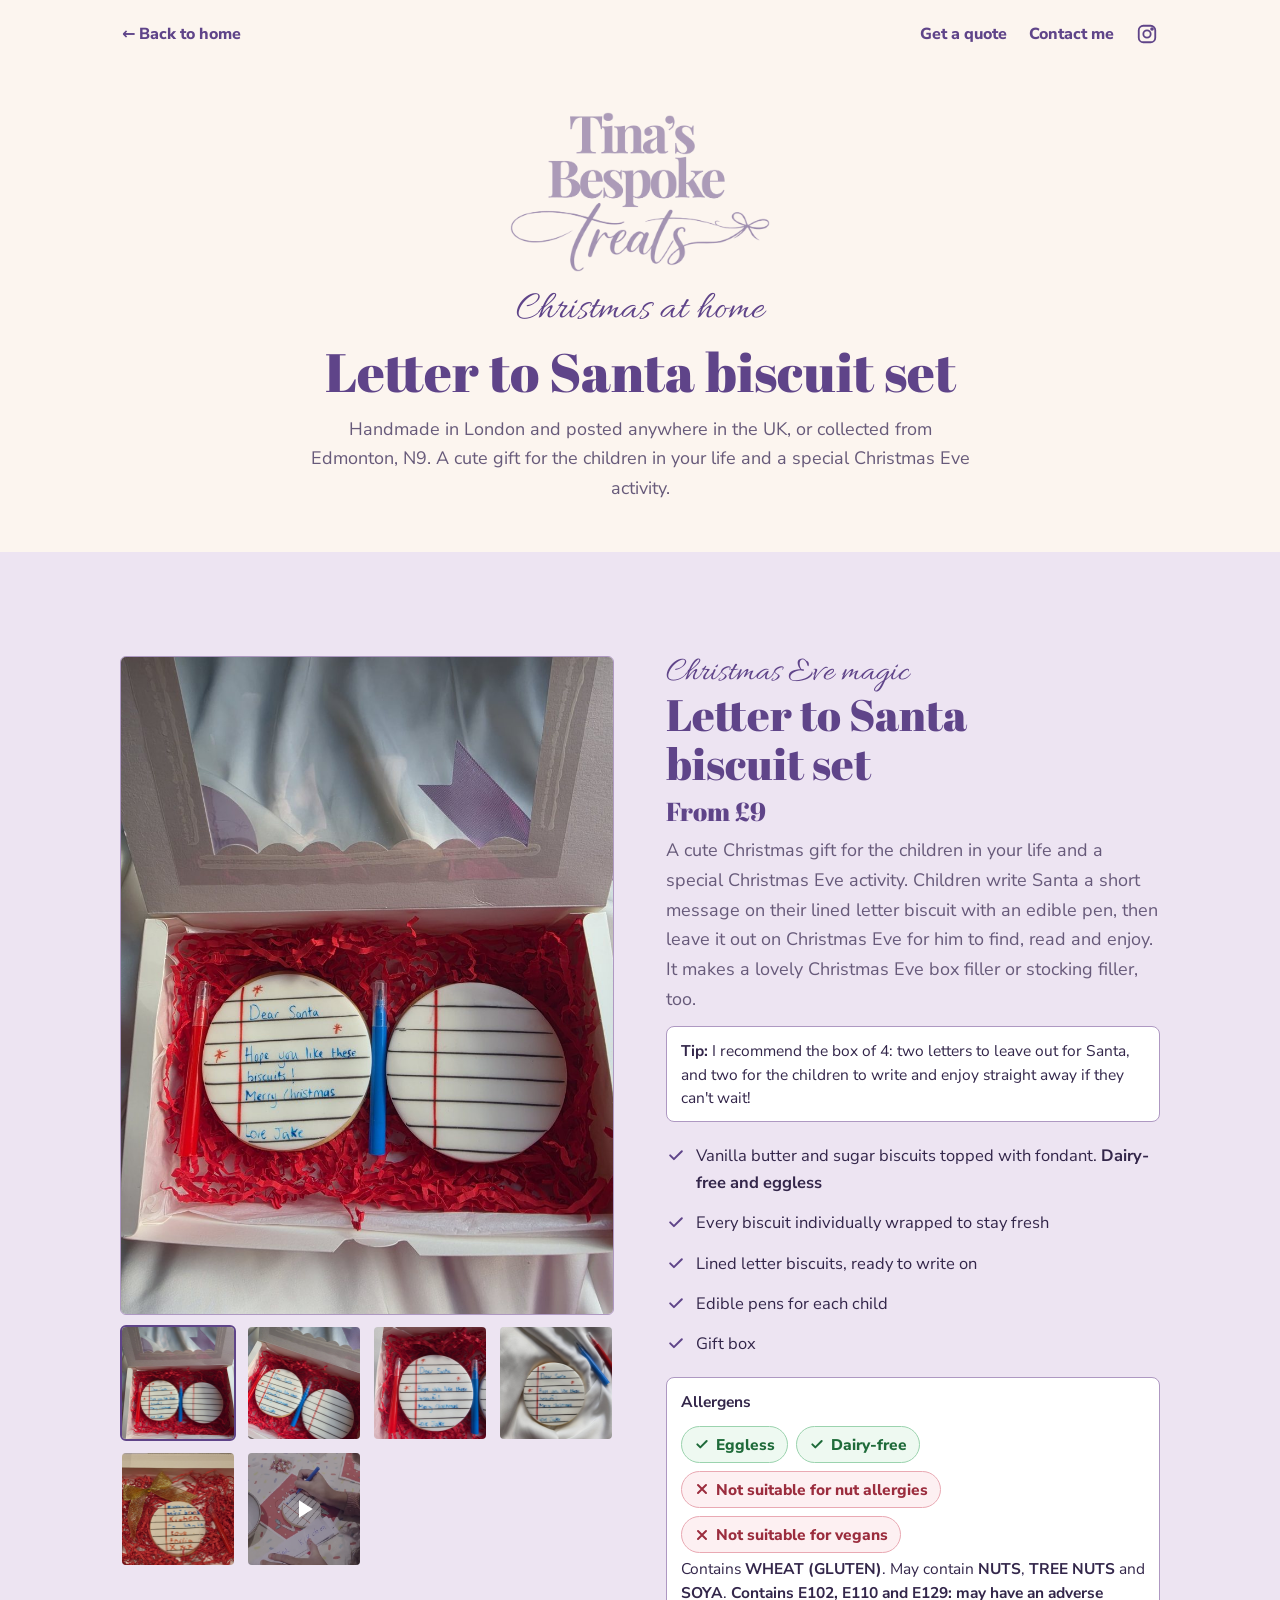
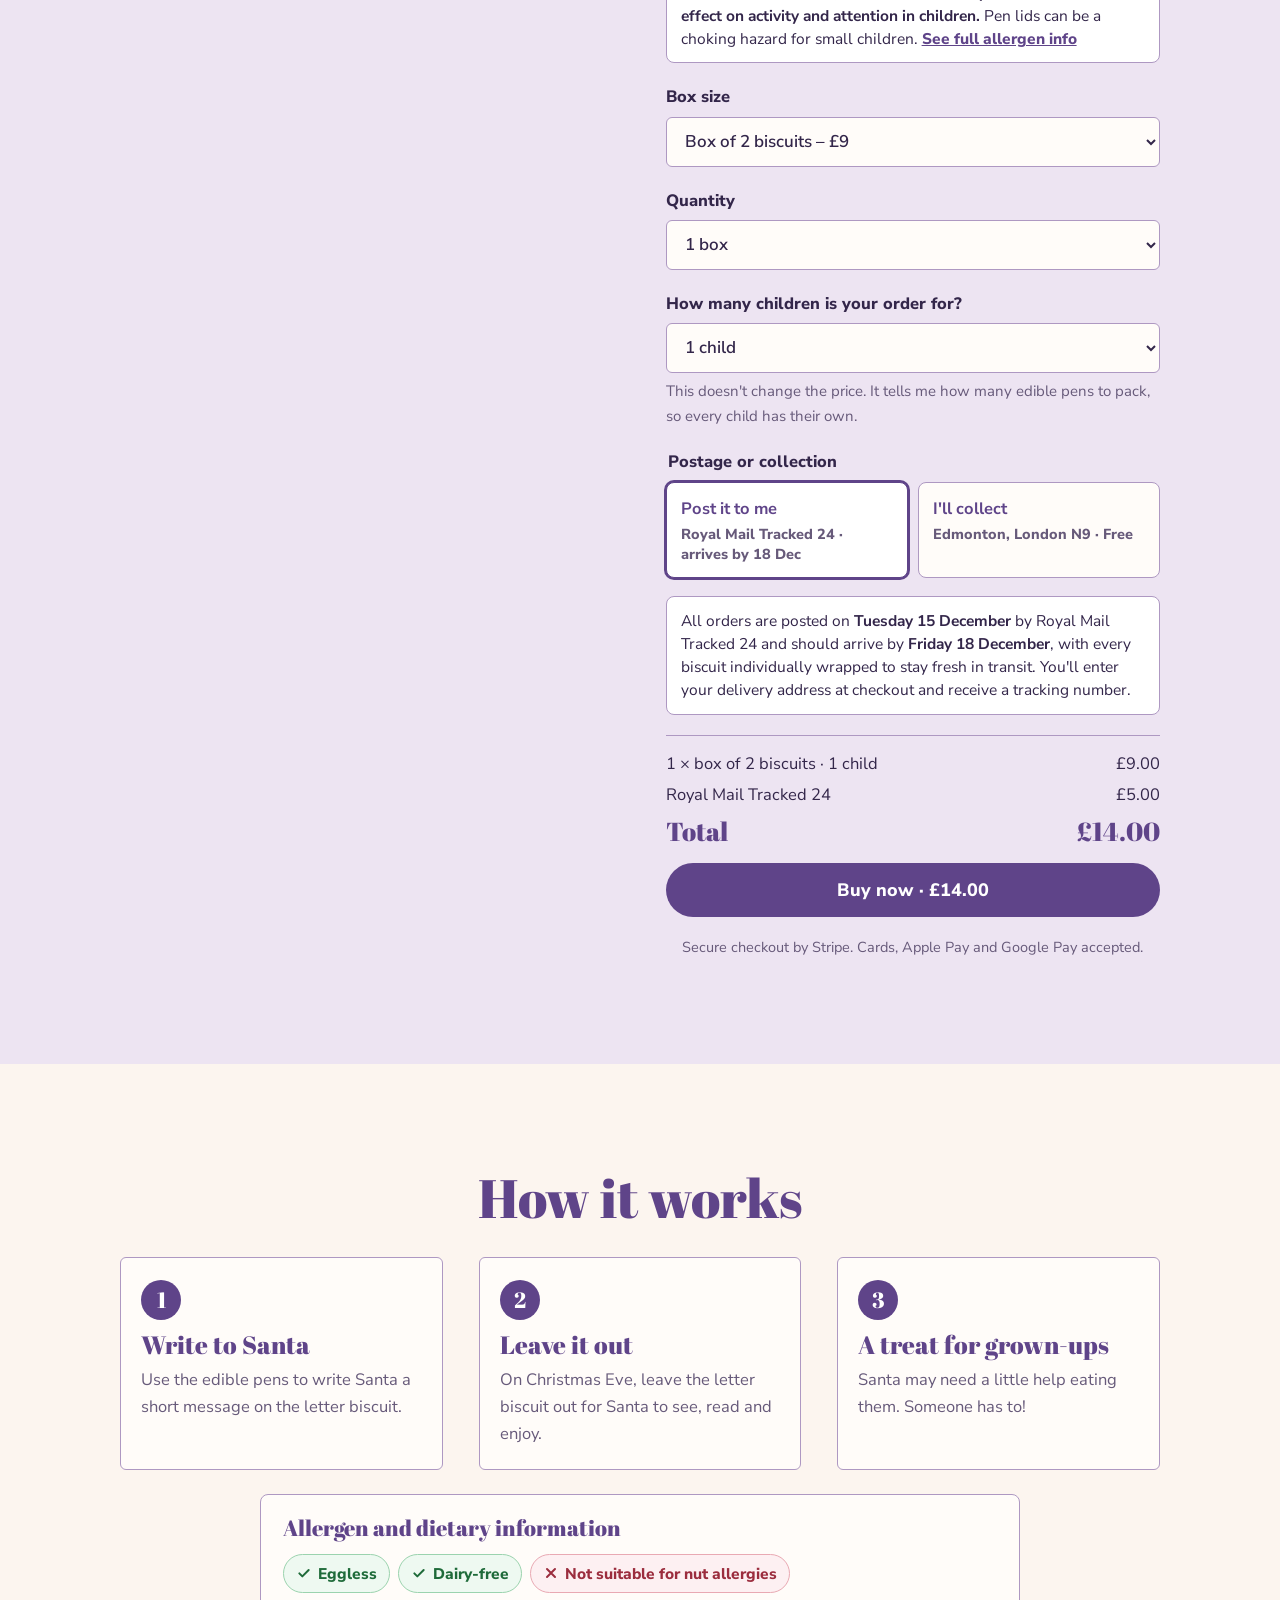
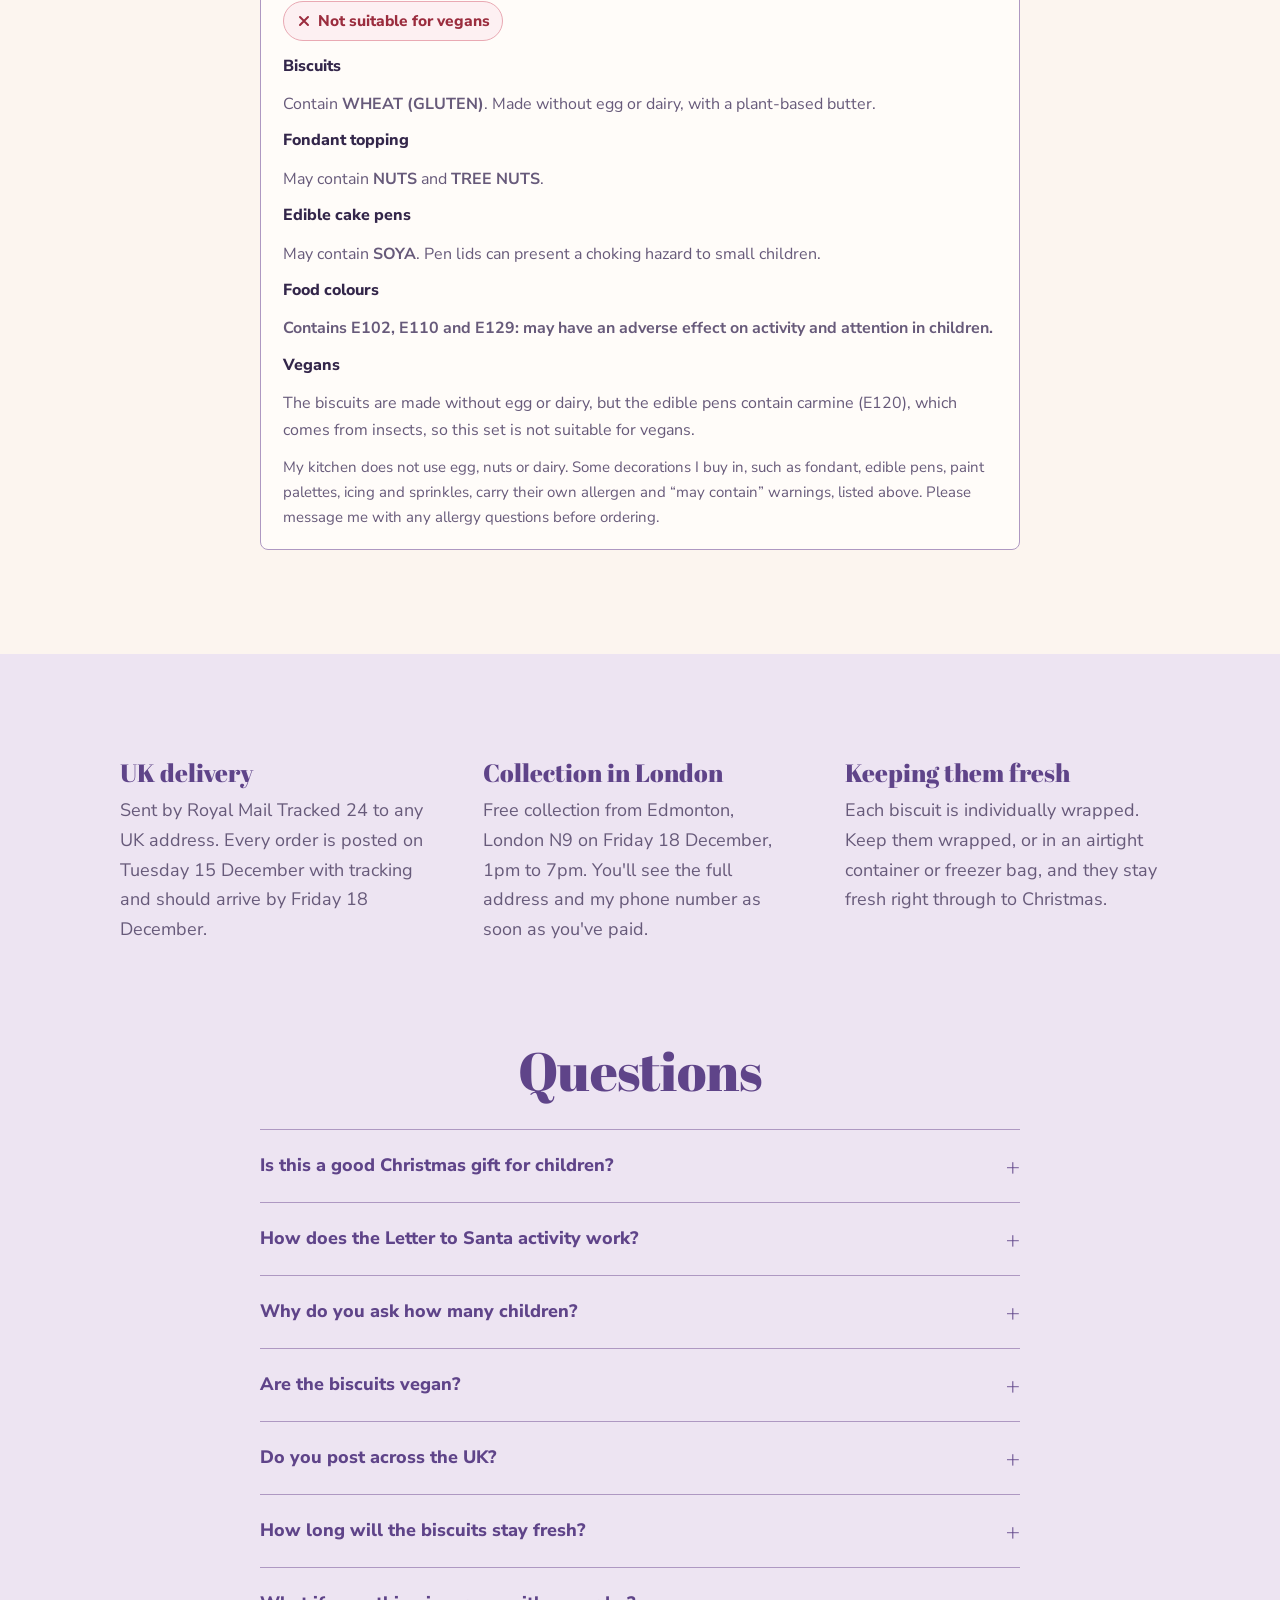
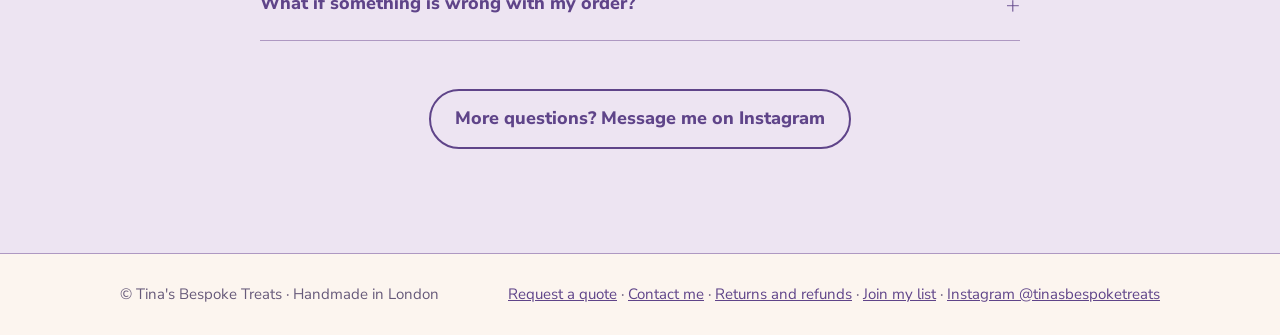
<file: christmas/letter-to-santa-biscuits/index.html>
<!doctype html>
<html lang="en-GB">
<head>
<meta charset="utf-8">
<meta name="viewport" content="width=device-width,initial-scale=1,viewport-fit=cover">
<title>Letter to Santa Biscuits with Edible Pens | Box of 2 or 4</title>
<meta name="description" content="Handmade Letter to Santa biscuits with edible pens. A cute children&#x27;s Christmas gift and Christmas Eve box filler. Box of 2 £9, box of 4 £16. UK delivery.">
<meta name="robots" content="index,follow,max-image-preview:large">
<link rel="canonical" href="https://tinasbespoketreats.com/christmas/letter-to-santa-biscuits/">
<meta property="og:type" content="product">
<meta property="og:site_name" content="Tina's Bespoke Treats">
<meta property="og:locale" content="en_GB">
<meta property="og:title" content="Letter to Santa Biscuits with Edible Pens | Box of 2 or 4">
<meta property="og:description" content="Handmade Letter to Santa biscuits with edible pens. A cute children&#x27;s Christmas gift and Christmas Eve box filler. Box of 2 £9, box of 4 £16. UK delivery.">
<meta property="og:url" content="https://tinasbespoketreats.com/christmas/letter-to-santa-biscuits/">
<meta property="og:image" content="https://tinasbespoketreats.com/christmas/img/letter-to-santa-biscuits-gift-box.jpg">
<meta name="twitter:card" content="summary_large_image">
<script type="application/ld+json">{"@context": "https://schema.org", "@graph": [{"@type": "Bakery", "@id": "https://tinasbespoketreats.com/#bakery", "name": "Tina's Bespoke Treats", "url": "https://tinasbespoketreats.com/", "logo": "https://tinasbespoketreats.com/assets/logo.png", "image": "https://tinasbespoketreats.com/assets/logo.png", "address": {"@type": "PostalAddress", "addressLocality": "Edmonton, London", "postalCode": "N9", "addressRegion": "Greater London", "addressCountry": "GB"}, "sameAs": ["https://www.instagram.com/tinasbespoketreats/"]}, {"@type": "Product", "name": "Letter to Santa biscuit set", "description": "Handmade vanilla sugar biscuits topped with fondant: lined Letter to Santa biscuits with edible pens, in a gift box of 2 or 4.", "image": ["https://tinasbespoketreats.com/christmas/img/letter-to-santa-biscuits-gift-box.jpg", "https://tinasbespoketreats.com/christmas/img/dear-santa-biscuit-close-up.jpg", "https://tinasbespoketreats.com/christmas/img/childs-letter-to-santa-biscuit.jpg"], "brand": {"@type": "Brand", "name": "Tina's Bespoke Treats"}, "offers": [{"@type": "Offer", "price": "9.00", "priceCurrency": "GBP", "availability": "https://schema.org/InStock", "itemCondition": "https://schema.org/NewCondition", "url": "https://tinasbespoketreats.com/christmas/letter-to-santa-biscuits/", "seller": {"@id": "https://tinasbespoketreats.com/#bakery"}, "shippingDetails": {"@type": "OfferShippingDetails", "shippingRate": {"@type": "MonetaryAmount", "value": "5.00", "currency": "GBP"}, "shippingDestination": {"@type": "DefinedRegion", "addressCountry": "GB"}}, "name": "Box of 2 biscuits"}, {"@type": "Offer", "price": "16.00", "priceCurrency": "GBP", "availability": "https://schema.org/InStock", "itemCondition": "https://schema.org/NewCondition", "url": "https://tinasbespoketreats.com/christmas/letter-to-santa-biscuits/", "seller": {"@id": "https://tinasbespoketreats.com/#bakery"}, "shippingDetails": {"@type": "OfferShippingDetails", "shippingRate": {"@type": "MonetaryAmount", "value": "5.00", "currency": "GBP"}, "shippingDestination": {"@type": "DefinedRegion", "addressCountry": "GB"}}, "name": "Box of 4 biscuits"}]}, {"@type": "BreadcrumbList", "itemListElement": [{"@type": "ListItem", "position": 1, "name": "Home", "item": "https://tinasbespoketreats.com/"}, {"@type": "ListItem", "position": 2, "name": "Christmas", "item": "https://tinasbespoketreats.com/christmas/"}, {"@type": "ListItem", "position": 3, "name": "Letter to Santa biscuit set", "item": "https://tinasbespoketreats.com/christmas/letter-to-santa-biscuits/"}]}]}</script>
<!-- LAUNCH: once allergens and payment links are confirmed, change "noindex" to "index,follow". -->
<meta name="theme-color" content="#FCF5EF">
<link rel="icon" type="image/png" href="/assets/icon.png">
<link rel="preconnect" href="https://fonts.googleapis.com">
<link rel="preconnect" href="https://fonts.gstatic.com" crossorigin>
<link rel="stylesheet" href="https://fonts.googleapis.com/css2?family=Abril+Fatface&family=Allura&family=Nunito+Sans:opsz,wght@6..12,400;6..12,600;6..12,700;6..12,800&display=swap">
<link rel="stylesheet" href="/styles.css?v=3">
<style>
  .xhero{text-align:center;display:grid;justify-items:center;gap:12px;padding-block:clamp(24px,5vw,56px) clamp(28px,5vw,48px)}
  .xhero img{width:min(260px,58vw);height:auto;margin-bottom:6px}
  .xhero .eyebrow{font-size:40px;margin:0}
  .xhero .lead{margin:0 auto}

  /* Product */
  .product{display:grid;grid-template-columns:minmax(0,1fr) minmax(0,1fr);gap:clamp(24px,4vw,56px);align-items:start}
  .gallery .main{position:relative;aspect-ratio:3/4;background:var(--lilac-soft);border:1px solid var(--lilac);border-radius:6px;overflow:hidden}
  .gallery .main img,.gallery .main video{width:100%;height:100%;object-fit:cover;display:block}
  .thumbs{display:grid;grid-template-columns:repeat(4,minmax(0,1fr));gap:10px;margin-top:10px}
  .thumbs button{position:relative;padding:0;border:2px solid transparent;border-radius:6px;overflow:hidden;background:none;cursor:pointer;aspect-ratio:1;min-height:44px}
  .thumbs button[aria-pressed="true"]{border-color:var(--purple)}
  .thumbs img{width:100%;height:100%;object-fit:cover}
  .thumbs .play{position:absolute;inset:0;display:grid;place-items:center;background:rgba(51,38,74,.35)}
  .thumbs .play svg{width:30px;height:30px}
  .buy h2{font-size:clamp(32px,4.6vw,44px)}
  .buy .from{font:400 26px/1 var(--display);color:var(--purple);margin-top:10px}
  .buy .intro{color:var(--muted);margin-top:12px}
  .incl{margin-top:14px;font-size:16.5px}
  .incl li{display:flex;gap:10px;padding-block:6px;border-top:1px solid var(--lilac-soft)}
  .incl li:first-child{border:0}
  .incl svg{flex:none;width:20px;height:20px;margin-top:3px;color:var(--purple)}
  .field{margin-top:20px}
  .field label,.field legend{display:block;font-weight:800;color:var(--ink);margin-bottom:6px;font-size:16.5px}
  .field select,.field input[type=email]{width:100%;min-height:50px;padding:10px 14px;font:600 17px/1.3 var(--body);color:var(--ink);background:var(--cream);border:1.5px solid var(--lilac);border-radius:6px}
  .field select:focus,.field input:focus{outline:3px solid var(--purple);outline-offset:1px}
  .hint{font-size:15px;color:var(--muted);margin-top:6px}
  fieldset{border:0;margin:0;padding:0;min-width:0}
  .choices{display:grid;grid-template-columns:1fr 1fr;gap:10px}
  .choice{position:relative;display:block;border:1.5px solid var(--lilac);border-radius:8px;background:var(--cream);padding:12px 14px;cursor:pointer;min-height:44px}
  .choice input{position:absolute;opacity:0;pointer-events:none}
  .choice strong{display:block;color:var(--purple);font-size:16.5px}
  .choice span{display:block;font-size:14.5px;color:var(--muted);line-height:1.4;margin-top:2px}
  .choice:has(input:checked){border-color:var(--purple);box-shadow:0 0 0 2px var(--purple);background:#fff}
  .choice:has(input:focus-visible){outline:3px solid var(--purple);outline-offset:3px}
  .note{margin-top:12px;background:#fff;border:1px solid var(--lilac);border-radius:8px;padding:12px 14px;font-size:15.5px;line-height:1.5}
  .stock{margin-top:20px}
  .stock .meter{height:10px;border-radius:99px;background:var(--lilac-soft);overflow:hidden;margin-top:6px}
  .stock .meter i{display:block;height:100%;background:var(--purple);border-radius:99px;transition:width .3s}
  .stock p{font-weight:800;color:var(--purple);font-size:16px}
  .total{margin-top:20px;border-top:1.5px solid var(--lilac);padding-top:14px;display:grid;gap:4px;font-size:16.5px}
  .total div{display:flex;justify-content:space-between;gap:12px}
  .total .grand{font:400 26px/1.2 var(--display);color:var(--purple);margin-top:4px}
  .buy .btn.solid{display:block;width:100%;text-align:center;margin-top:16px;font-size:18px;padding-block:15px;border:0;cursor:pointer;font-family:var(--body)}
  .buy .btn.solid:disabled{opacity:.5;cursor:not-allowed}
  .msg{margin-top:10px;font-weight:700;color:#9B2D3E;font-size:15.5px;min-height:1px}
  .secure{font-size:14.5px;color:var(--muted);text-align:center;margin-top:8px}

  .how{display:grid;grid-template-columns:repeat(4,minmax(0,1fr));gap:clamp(20px,3vw,36px);margin-top:28px;counter-reset:s}
  .how li{background:var(--cream);border:1px solid var(--lilac);border-radius:6px;padding:22px 20px;counter-increment:s}
  .how li::before{content:counter(s);display:grid;place-items:center;width:40px;height:40px;border-radius:50%;background:var(--purple);color:#fff;font:400 22px/1 var(--display);margin-bottom:10px}
  .how p{color:var(--muted);font-size:16.5px;margin-top:6px}

  .allergy{max-width:760px;margin:24px auto 0;background:var(--cream);border:1.5px solid var(--lilac);border-radius:8px;padding:20px 22px}
  .allergy h3{font-size:22px}
  .allergy dl{margin:12px 0 0;display:grid;gap:10px;font-size:16px}
  .allergy dt{font-weight:800}
  .allergy dd{margin:2px 0 0;color:var(--muted)}
  .allergy .todo{background:#FFF1C2;color:#5A4400;padding:0 4px;border-radius:3px}

  .other{display:grid;grid-template-columns:minmax(0,1fr) minmax(0,1.3fr);gap:clamp(20px,3vw,40px);align-items:center;background:var(--cream);border:1px solid var(--lilac);outline:1px solid var(--lilac);outline-offset:-9px;padding:clamp(22px,3vw,34px)}
  .other .art{aspect-ratio:4/3;background:var(--lilac-soft);border-radius:4px;display:grid;place-items:center;color:var(--lilac);font:400 32px/1.1 var(--script);text-align:center;padding:12px}
  .other p{color:var(--muted);margin-top:8px}
  .other .btn[aria-disabled="true"]{opacity:.55;pointer-events:none;margin-top:16px;display:inline-block}

  .info{display:grid;grid-template-columns:repeat(3,minmax(0,1fr));gap:clamp(24px,4vw,48px)}
  .info p{margin-top:8px;color:var(--muted)}
  .faq{max-width:760px;margin:28px auto 0}
  .faq details{border-top:1px solid var(--lilac);padding-block:14px}
  .faq details:last-child{border-bottom:1px solid var(--lilac)}
  .faq summary{cursor:pointer;font-weight:800;color:var(--purple);list-style:none;display:flex;justify-content:space-between;gap:16px;min-height:44px;align-items:center}
  .faq summary::-webkit-details-marker{display:none}
  .faq summary::after{content:"+";font:400 26px/1 var(--display)}
  .faq details[open] summary::after{content:"\2013"}
  .faq p{color:var(--muted);margin-top:6px}
  .centre{text-align:center}
  .btn{min-height:48px;touch-action:manipulation;-webkit-tap-highlight-color:transparent}
  @media (max-width:1000px){.how{grid-template-columns:repeat(2,minmax(0,1fr))}}
  @media (max-width:900px){.product,.info,.other{grid-template-columns:minmax(0,1fr)}}
  @media (max-width:560px){.how{grid-template-columns:minmax(0,1fr)}}
  @media (max-width:560px){
    .xhero{padding-top:max(20px,env(safe-area-inset-top,0px))}
    .xhero .eyebrow{font-size:34px}
    .choices{grid-template-columns:1fr}
    .cta .btn{display:block;width:100%;padding-block:14px}
    .cta{justify-items:stretch}
    footer{padding-bottom:max(28px,env(safe-area-inset-bottom,0px))}
    footer .wrap{justify-content:center;text-align:center}
    footer a{display:inline-block;padding-block:12px}
  }
</style>
<style>
  .diet{display:flex;flex-wrap:wrap;gap:8px;margin:12px 0 4px;padding:0;list-style:none}
  .diet li{display:inline-flex;align-items:center;gap:6px;font-weight:800;font-size:15.5px;padding:6px 12px;border-radius:999px;border:1.5px solid}
  .diet .yes{color:#1F6B3A;border-color:#9BD3AE;background:#EEF9F1}
  .diet .no{color:#9B2D3E;border-color:#E9A9B3;background:#FDF0F2}
  .diet svg{width:16px;height:16px;flex:none}
  .allergy{max-width:760px;margin:24px auto 0;background:var(--cream);border:1.5px solid var(--lilac);border-radius:8px;padding:20px 22px}
  .allergy h3{font-size:22px}
  .allergy dl{margin:12px 0 0;display:grid;gap:10px;font-size:16px}
  .allergy dt{font-weight:800}
  .allergy dd{margin:2px 0 0;color:var(--muted)}
</style>
<style>nav[aria-label="Site"] a{display:inline-flex;align-items:center;min-height:44px;padding:0 2px}nav[aria-label="Site"]{row-gap:0}@media (max-width:380px){nav[aria-label="Site"]{justify-content:center}nav[aria-label="Site"]>span{gap:14px!important;font-size:15px}}</style>
<style>.crumbs{display:flex;flex-wrap:wrap;gap:4px;list-style:none;margin:0;padding:0;font-size:14px;font-weight:700;color:var(--muted)}.crumbs li+li::before{content:"›";margin-right:4px}.crumbs a{min-height:44px;display:inline-flex;align-items:center}.crumbs [aria-current]{max-width:60vw;overflow:hidden;text-overflow:ellipsis;white-space:nowrap;align-self:center}</style>
<style>.topnav{display:flex;justify-content:space-between;align-items:center;gap:12px;padding-top:12px;font-weight:800;font-size:16px}.topnav a{display:inline-flex;align-items:center;min-height:44px;text-decoration:none}.topnav span{display:flex;align-items:center;gap:18px}</style>
</head>
<body>
<a class="skip" href="#letters">Skip to the Letter to Santa biscuit set</a>
<nav class="wrap topnav" aria-label="Site">
  <a href="/christmas/">&larr; Back to home</a>
  <span><a href="/quote/">Get a quote</a><a href="/contact/">Contact me</a><a href="https://www.instagram.com/tinasbespoketreats/" aria-label="Instagram @tinasbespoketreats"><svg viewBox="0 0 24 24" width="22" height="22" fill="none" stroke="currentColor" stroke-width="2" aria-hidden="true" style="display:block"><rect x="3" y="3" width="18" height="18" rx="5"/><circle cx="12" cy="12" r="4"/><circle cx="17.5" cy="6.5" r="1" fill="currentColor"/></svg></a></span>
</nav>
<header class="wrap xhero">
  <a href="/"><img src="/assets/logo.png" alt="Tina's Bespoke Treats" width="1400" height="862"></a>
  <p class="eyebrow">Christmas at home</p>
  <h1 style="font:400 clamp(34px,6vw,54px)/1.12 var(--display);color:var(--purple);text-wrap:balance">Letter to Santa biscuit set</h1>
  <p class="lead">Handmade in London and posted anywhere in the UK, or collected from Edmonton, N9. A cute gift for the children in your life and a special Christmas Eve activity.</p>
</header>

<section class="band tint" id="letters" aria-labelledby="lt-title">
  <div class="wrap product">
    <div class="gallery">
      <div class="main" id="mainMedia">
        <img id="mainImg" src="/christmas/img/letter-to-santa-biscuits-gift-box.jpg" alt="Letter to Santa biscuit set in a gift box: one letter biscuit reading Dear Santa, hope you like these biscuits, Merry Christmas, love Jake, and one blank lined letter biscuit, with red and blue edible pens" width="900" height="1200">
      </div>
      <div class="thumbs" role="group" aria-label="Choose a photo">
        <button type="button" aria-pressed="true" data-src="/christmas/img/letter-to-santa-biscuits-gift-box.jpg" data-alt="Letter to Santa biscuit set in a gift box: one letter biscuit reading Dear Santa, hope you like these biscuits, Merry Christmas, love Jake, and one blank lined letter biscuit, with red and blue edible pens"><img src="/christmas/img/letter-to-santa-biscuits-gift-box.jpg" alt="Photo 1: the box from above" loading="lazy" width="900" height="1200"></button>
        <button type="button" aria-pressed="false" data-src="/christmas/img/letter-to-santa-biscuits-edible-pens.jpg" data-alt="Letter to Santa biscuit set from an angle, with a written letter biscuit, a blank letter biscuit and two edible pens on red shredded paper"><img src="/christmas/img/letter-to-santa-biscuits-edible-pens.jpg" alt="Photo 2: the box from an angle" loading="lazy" width="900" height="1200"></button>
        <button type="button" aria-pressed="false" data-src="/christmas/img/dear-santa-biscuit-close-up.jpg" data-alt="Close-up of a Letter to Santa biscuit written with edible pens: Dear Santa, hope you like these biscuits, Merry Christmas, love Jake"><img src="/christmas/img/dear-santa-biscuit-close-up.jpg" alt="Photo 3: close-up of a written letter biscuit" loading="lazy" width="900" height="1200"></button>
        <button type="button" aria-pressed="false" data-src="/christmas/img/handwritten-letter-to-santa-biscuit.jpg" data-alt="A handwritten Letter to Santa biscuit with red and blue edible pens on white satin"><img src="/christmas/img/handwritten-letter-to-santa-biscuit.jpg" alt="Photo 4: a finished letter biscuit" loading="lazy" width="900" height="1200"></button>
        <button type="button" aria-pressed="false" data-src="/christmas/img/childs-letter-to-santa-biscuit.jpg" data-alt="A child's handwritten Letter to Santa biscuit in a gift box with a gold bow and a red edible pen"><img src="/christmas/img/childs-letter-to-santa-biscuit.jpg" alt="Photo: a child's finished letter to Santa" loading="lazy" width="900" height="1200"></button>
        <button type="button" aria-pressed="false" data-video="/christmas/img/writing-letter-to-santa-biscuit.mp4" data-poster="/christmas/img/writing-letter-to-santa-biscuit.jpg"><img src="/christmas/img/writing-letter-to-santa-biscuit.jpg" alt="" loading="lazy" width="720" height="1280"><span class="play"><svg viewBox="0 0 24 24" fill="#fff" aria-hidden="true"><path d="M8 5v14l11-7z"/></svg></span><span class="skip">Play the video of a child's letter to Santa biscuit</span></button>
      </div>
    </div>

    <form class="buy" id="buyForm" novalidate>
      <p class="eyebrow" style="font-size:34px;margin:0">Christmas Eve magic</p>
      <h2 id="lt-title">Letter to Santa biscuit set</h2>
      <p class="from" id="fromPrice">From £9</p>
      <p class="intro">A cute Christmas gift for the children in your life and a special Christmas Eve activity. Children write Santa a short message on their lined letter biscuit with an edible pen, then leave it out on Christmas Eve for him to find, read and enjoy. It makes a lovely Christmas Eve box filler or stocking filler, too.</p>
      <p class="note" style="margin-top:12px"><strong>Tip:</strong> I recommend the box of 4: two letters to leave out for Santa, and two for the children to write and enjoy straight away if they can't wait!</p>
      <ul class="incl">
        <li><svg viewBox="0 0 24 24" fill="none" stroke="currentColor" stroke-width="2.4" stroke-linecap="round" stroke-linejoin="round" aria-hidden="true"><path d="M5 12.5l4.5 4.5L19 7.5"/></svg><span>Vanilla butter and sugar biscuits topped with fondant. <strong>Dairy-free and eggless</strong></span></li>
        <li><svg viewBox="0 0 24 24" fill="none" stroke="currentColor" stroke-width="2.4" stroke-linecap="round" stroke-linejoin="round" aria-hidden="true"><path d="M5 12.5l4.5 4.5L19 7.5"/></svg>Every biscuit individually wrapped to stay fresh</li>
        <li><svg viewBox="0 0 24 24" fill="none" stroke="currentColor" stroke-width="2.4" stroke-linecap="round" stroke-linejoin="round" aria-hidden="true"><path d="M5 12.5l4.5 4.5L19 7.5"/></svg>Lined letter biscuits, ready to write on</li>
        <li><svg viewBox="0 0 24 24" fill="none" stroke="currentColor" stroke-width="2.4" stroke-linecap="round" stroke-linejoin="round" aria-hidden="true"><path d="M5 12.5l4.5 4.5L19 7.5"/></svg>Edible pens for each child</li>
        <li><svg viewBox="0 0 24 24" fill="none" stroke="currentColor" stroke-width="2.4" stroke-linecap="round" stroke-linejoin="round" aria-hidden="true"><path d="M5 12.5l4.5 4.5L19 7.5"/></svg>Gift box</li>
      </ul>
      <div class="note" style="margin-top:14px"><strong>Allergens</strong>
        <ul class="diet" aria-label="Dietary information">
        <li class="yes"><svg viewBox="0 0 24 24" fill="none" stroke="currentColor" stroke-width="3" stroke-linecap="round" stroke-linejoin="round" aria-hidden="true"><path d="M5 12.5l4.5 4.5L19 7.5"/></svg>Eggless</li>
        <li class="yes"><svg viewBox="0 0 24 24" fill="none" stroke="currentColor" stroke-width="3" stroke-linecap="round" stroke-linejoin="round" aria-hidden="true"><path d="M5 12.5l4.5 4.5L19 7.5"/></svg>Dairy-free</li>
        <li class="no"><svg viewBox="0 0 24 24" fill="none" stroke="currentColor" stroke-width="3" stroke-linecap="round" aria-hidden="true"><path d="M6 6l12 12M18 6L6 18"/></svg>Not suitable for nut allergies</li>
        <li class="no"><svg viewBox="0 0 24 24" fill="none" stroke="currentColor" stroke-width="3" stroke-linecap="round" aria-hidden="true"><path d="M6 6l12 12M18 6L6 18"/></svg>Not suitable for vegans</li>
      </ul>
        Contains <strong>WHEAT (GLUTEN)</strong>. May contain <strong>NUTS</strong>, <strong>TREE NUTS</strong> and <strong>SOYA</strong>. <strong>Contains E102, E110 and E129: may have an adverse effect on activity and attention in children.</strong> Pen lids can be a choking hazard for small children. <a href="#allergens" style="color:var(--purple);font-weight:800;text-decoration:underline;white-space:nowrap">See full allergen info</a></div>

      <div class="field">
        <label for="size">Box size</label>
        <select id="size" name="size"></select>
      </div>

      <div class="field">
        <label for="qty">Quantity</label>
        <select id="qty" name="qty"></select>
      </div>

      <div class="field">
        <label for="kids">How many children is your order for?</label>
        <select id="kids" name="kids"></select>
        <p class="hint">This doesn't change the price. It tells me how many edible pens to pack, so every child has their own.</p>
      </div>

      <fieldset class="field">
        <legend id="methodTitle">Postage or collection</legend>
        <p class="note" id="postStatus" hidden style="margin:0 0 10px;font-weight:800;color:#9B2D3E"></p>
        <div class="choices">
          <label class="choice"><input type="radio" name="method" value="post" checked><strong>Post it to me</strong><span>Royal Mail Tracked 24 · arrives by 18 Dec</span></label>
          <label class="choice"><input type="radio" name="method" value="collect"><strong>I'll collect</strong><span>Edmonton, London N9 · Free</span></label>
        </div>
        <p class="note" id="postNote">All orders are posted on <strong>Tuesday 15 December</strong> by Royal Mail Tracked 24 and should arrive by <strong>Friday 18 December</strong>, with every biscuit individually wrapped to stay fresh in transit. You'll enter your delivery address at checkout and receive a tracking number.</p>
        <div id="collectBox" hidden>
          <p class="note">Collection is on <strong>Friday 18 December, 1pm to 7pm</strong>, from Edmonton, London N9. As soon as you've paid, you'll see the full collection address and my phone number, so you can get in touch or confirm your preferred collection time.</p>
          <div class="field" style="margin-top:14px">
            <label for="email">Your email address</label>
            <input type="email" id="email" name="email" autocomplete="email" inputmode="email" placeholder="you@example.com">
            <p class="hint">So I can contact you about your collection if needed.</p>
          </div>
        </div>
      </fieldset>

      <div class="total" aria-live="polite">
        <div><span id="boxLine">1 × box of 2 biscuits</span><span id="boxPrice">£9.00</span></div>
        <div><span id="delLine">Royal Mail Tracked 24</span><span id="delPrice">£5.00</span></div>
        <div class="grand"><span>Total</span><span id="grand">£14.00</span></div>
      </div>

      <button class="btn solid" type="submit" id="buyBtn">Buy now</button>
      <p class="msg" id="msg" role="alert"></p>
      <p class="secure">Secure checkout by Stripe. Cards, Apple Pay and Google Pay accepted.</p>
    </form>
  </div>
</section>

<section class="band">
  <div class="wrap">
    <h2 class="centre">How it works</h2>
    <ol class="how" style="grid-template-columns:repeat(auto-fit,minmax(220px,1fr))">
      <li><h3>Write to Santa</h3><p>Use the edible pens to write Santa a short message on the letter biscuit.</p></li>
      <li><h3>Leave it out</h3><p>On Christmas Eve, leave the letter biscuit out for Santa to see, read and enjoy.</p></li>
      <li><h3>A treat for grown-ups</h3><p>Santa may need a little help eating them. Someone has to!</p></li>
    </ol>
    <div class="allergy" id="allergens">
      <h3>Allergen and dietary information</h3>
      <ul class="diet" aria-label="Dietary information">
        <li class="yes"><svg viewBox="0 0 24 24" fill="none" stroke="currentColor" stroke-width="3" stroke-linecap="round" stroke-linejoin="round" aria-hidden="true"><path d="M5 12.5l4.5 4.5L19 7.5"/></svg>Eggless</li>
        <li class="yes"><svg viewBox="0 0 24 24" fill="none" stroke="currentColor" stroke-width="3" stroke-linecap="round" stroke-linejoin="round" aria-hidden="true"><path d="M5 12.5l4.5 4.5L19 7.5"/></svg>Dairy-free</li>
        <li class="no"><svg viewBox="0 0 24 24" fill="none" stroke="currentColor" stroke-width="3" stroke-linecap="round" aria-hidden="true"><path d="M6 6l12 12M18 6L6 18"/></svg>Not suitable for nut allergies</li>
        <li class="no"><svg viewBox="0 0 24 24" fill="none" stroke="currentColor" stroke-width="3" stroke-linecap="round" aria-hidden="true"><path d="M6 6l12 12M18 6L6 18"/></svg>Not suitable for vegans</li>
      </ul>
      <dl>
        <dt>Biscuits</dt>
        <dd>Contain <strong>WHEAT (GLUTEN)</strong>. Made without egg or dairy, with a plant-based butter.</dd>
        <dt>Fondant topping</dt>
        <dd>May contain <strong>NUTS</strong> and <strong>TREE NUTS</strong>.</dd>
        <dt>Edible cake pens</dt>
        <dd>May contain <strong>SOYA</strong>. Pen lids can present a choking hazard to small children.</dd>
        <dt>Food colours</dt>
        <dd><strong>Contains E102, E110 and E129: may have an adverse effect on activity and attention in children.</strong></dd>
        <dt>Vegans</dt>
        <dd>The biscuits are made without egg or dairy, but the edible pens contain carmine (E120), which comes from insects, so this set is not suitable for vegans.</dd>
      </dl>
      <p class="hint" style="margin-top:12px">My kitchen does not use egg, nuts or dairy. Some decorations I buy in, such as fondant, edible pens, paint palettes, icing and sprinkles, carry their own allergen and “may contain” warnings, listed above. Please message me with any allergy questions before ordering.</p>
    </div>
  </div>
</section>

<section class="band tint">
  <div class="wrap">
    <div class="info">
      <div><h3>UK delivery</h3><p>Sent by Royal Mail Tracked 24 to any UK address. Every order is posted on Tuesday 15 December with tracking and should arrive by Friday 18 December.</p></div>
      <div><h3>Collection in London</h3><p>Free collection from Edmonton, London N9 on Friday 18 December, 1pm to 7pm. You'll see the full address and my phone number as soon as you've paid.</p></div>
      <div><h3>Keeping them fresh</h3><p>Each biscuit is individually wrapped. Keep them wrapped, or in an airtight container or freezer bag, and they stay fresh right through to Christmas.</p></div>
    </div>
    <h2 class="centre" style="margin-top:clamp(56px,8vw,96px)">Questions</h2>
    <div class="faq">
      <details>
        <summary>Is this a good Christmas gift for children?</summary>
        <p>Yes. It's a cute, edible Christmas gift for the children in your life: grandchildren, nieces, nephews, godchildren or school friends. It fits neatly into a Christmas Eve box or stocking.</p>
      </details>
      <details>
        <summary>How does the Letter to Santa activity work?</summary>
        <p>Children use the edible pens to write Santa a short message on their lined letter biscuit, then leave it out on Christmas Eve for him to find, read and enjoy.</p>
      </details>
      <details>
        <summary>Why do you ask how many children?</summary>
        <p>So I can pack enough edible pens for every child to have their own. It doesn't change the price.</p>
      </details>
      <details>
        <summary>Are the biscuits vegan?</summary>
        <p>The biscuits are made with a plant-based butter and no egg, so they are dairy-free and eggless. They contain wheat (gluten). The edible pens contain carmine (E120), which comes from insects, so the set is not suitable for vegans.</p>
      </details>
      <details>
        <summary>Do you post across the UK?</summary>
        <p>Yes. Every order is posted on Tuesday 15 December by Royal Mail Tracked 24 and should arrive by Friday 18 December. Postage is £5, or you can collect for free from Edmonton, London N9.</p>
      </details>
      <details>
        <summary>How long will the biscuits stay fresh?</summary>
        <p>Every biscuit is individually wrapped. Kept wrapped, or in an airtight container, they stay fresh until Christmas.</p>
      </details>
      <details>
        <summary>What if something is wrong with my order?</summary>
        <p>As the biscuits are food and made to order, I can't accept returns. If there's a clear, visible error in the design, or a posted order arrives damaged, please send me photos as soon as you receive it and I'll help put it right. For the safest journey, I recommend free collection from Edmonton, N9. <a href="/returns/" style="color:var(--purple);font-weight:800;text-decoration:underline">Read the returns and refunds policy</a>.</p>
      </details>
    </div>
    <div class="cta" style="margin-top:48px">
      <a class="btn line" href="https://www.instagram.com/tinasbespoketreats/">More questions? Message me on Instagram</a>
    </div>
  </div>
</section>

<footer>
  <div class="wrap">
    <span>© Tina's Bespoke Treats · Handmade in London</span>
    <span><a href="/quote/">Request a quote</a> · <a href="/contact/">Contact me</a> · <a href="/returns/">Returns and refunds</a> · <a href="/join/">Join my list</a> · <a href="https://www.instagram.com/tinasbespoketreats/">Instagram @tinasbespoketreats</a></span>
  </div>
</footer>

<script>
/* ===================== SETTINGS: Tina, change things here ===================== */
const KIT = {
  sizes: [
    { biscuits: 2, price: 9 },
    { biscuits: 4, price: 16 }
  ],
  postage: 5,      // £ per order
  maxQty: 13,      // most boxes in one order (no overall limit; postage boxes are limited separately)
  product: "letters",
  postBoxes: 14, // postage boxes across ALL products (used if the live counter is not set up)
  childOptions: [1, 2, 3, 4, 5, 6, 7, 8],
  // Stripe payment links: one per box size, for post and for collection.
  // In Stripe, turn on "Let customers adjust quantity". Empty = "ordering opens soon".
  payLinks: {
    post:    { 2: "https://buy.stripe.com/8x2bJ30K88aT4s5074eQM02", 4: "https://buy.stripe.com/7sYcN7csQ0Ire2FcTQeQM04" },
    collect: { 2: "https://buy.stripe.com/dRmfZjboM8aTbUx9HEeQM03", 4: "https://buy.stripe.com/bJebJ3dwU62LcYB3jgeQM05" }
  },
  stockApi: "https://ecrnwmzdzvpvfxaxolpv.supabase.co/rest/v1/rpc/",
  stockKey: "sb_publishable_N0yjgQiIWdJXuOllHMs8xQ_uhJxB_sU"
};
/* ============================================================================ */

(function () {
  const $ = (id) => document.getElementById(id);
  const gbp = (n) => "£" + n.toFixed(2);
  const size = $("size"), qty = $("qty"), kids = $("kids"), form = $("buyForm"), msg = $("msg");
  let left = Infinity, postLeft = KIT.postBoxes, live = false;

  KIT.sizes.forEach((s, i) => size.add(new Option(`Box of ${s.biscuits} biscuits – £${s.price}`, i)));
  for (let n = 1; n <= KIT.maxQty; n++) qty.add(new Option(n + (n === 1 ? " box" : " boxes"), n));
  KIT.childOptions.forEach((k) => kids.add(new Option(k + (k === 1 ? " child" : " children"), k)));
  size.value = "0"; qty.value = "1"; kids.value = "1";

  const method = () => form.querySelector("input[name=method]:checked").value;
  const cur = () => KIT.sizes[+size.value];

  function render() {
    const s = cur();
    [...qty.options].forEach((o) => {
      const n = +o.value, noStock = n > left;
      o.disabled = noStock;
      o.text = n + (n === 1 ? " box" : " boxes") + (noStock ? " (not enough left)" : "");
    });
    if (qty.selectedOptions[0] && qty.selectedOptions[0].disabled) {
      const ok = [...qty.options].filter((o) => !o.disabled).pop();
      if (ok) qty.value = ok.value;
    }
    // ---- postage boxes: shared across all products ----
    const postIn = form.querySelector("input[name=method][value=post]");
    const colIn = form.querySelector("input[name=method][value=collect]");
    const qn = +qty.value, noPost = postLeft < 1, tooMany = !noPost && qn > postLeft;
    postIn.disabled = noPost || tooMany;
    postIn.closest(".choice").hidden = noPost;
    if (postIn.disabled && postIn.checked) colIn.checked = true;
    $("methodTitle").textContent = noPost ? "COLLECTION ONLY" : "Postage or collection";
    $("postStatus").hidden = !(noPost || tooMany);
    $("postStatus").textContent = noPost
      ? "Postage has now sold out. Collection from Edmonton, London N9 is still available."
      : `Only ${postLeft} postage ${postLeft === 1 ? "box" : "boxes"} left. Choose ${postLeft === 1 ? "1 box" : "up to " + postLeft + " boxes"} to post, or collect.`;
    const m = method();
    const q = +qty.value, k = +kids.value;
    $("postNote").hidden = m !== "post";
    $("collectBox").hidden = m !== "collect";
    const del = m === "post" ? KIT.postage : 0, sub = s.price * q;
    $("boxLine").textContent = `${q} × box of ${s.biscuits} biscuits · ${k} ${k === 1 ? "child" : "children"}`;
    $("boxPrice").textContent = gbp(sub);
    $("delLine").textContent = m === "post" ? "Royal Mail Tracked 24" : "Collection, Edmonton N9";
    $("delPrice").textContent = del ? gbp(del) : "Free";
    $("grand").textContent = gbp(sub + del);
    const soldOut = left < 1;
    $("buyBtn").disabled = soldOut;
    $("buyBtn").textContent = soldOut ? "Sold out" : "Buy now · " + gbp(sub + del);
    msg.textContent = "";
  }

  async function rpc(fn, body) {
    const r = await fetch(KIT.stockApi + fn, { method: "POST", headers: { apikey: KIT.stockKey, "Content-Type": "application/json" }, body: JSON.stringify(body || {}) });
    if (!r.ok) throw new Error(await r.text());
    return r.json();
  }
  async function loadStock() {
    try {
      const pb = await rpc("stock_left", { p: "postage" });
      if (typeof pb === "number") { postLeft = pb; live = true; }
      render();
    } catch (e) { /* counter not set up yet: use the numbers above */ }
  }

  [size, qty, kids].forEach((el) => el.addEventListener("change", render));
  form.querySelectorAll("input[name=method]").forEach((r) => r.addEventListener("change", render));

  form.addEventListener("submit", async (e) => {
    e.preventDefault();
    const s = cur(), q = +qty.value, k = +kids.value, m = method(), email = $("email").value.trim();
    if (m === "collect" && !/^[^\s@]+@[^\s@]+\.[^\s@]+$/.test(email)) {
      msg.textContent = "Please enter your email so I can send you the collection address and time.";
      $("email").focus(); return;
    }
    const link = KIT.payLinks[m][s.biscuits];
    if (!link) { msg.textContent = "Ordering opens very soon. Please check back or message me on Instagram."; return; }
    $("buyBtn").disabled = true; $("buyBtn").textContent = "One moment…";
    if (live) {
      // check the latest numbers; boxes are only taken off once payment goes through
      await loadStock();
      if (q > left || (m === "post" && q > postLeft)) { msg.textContent = "Sorry, that has just sold out. Please check the options again."; return; }
      $("buyBtn").disabled = true; $("buyBtn").textContent = "One moment…";
    }
    const url = new URL(link);
    url.searchParams.set("client_reference_id", `${q}x-box${s.biscuits}-${k}children-${m}`);
    if (email) url.searchParams.set("prefilled_email", email);
    const go = url.toString();
    if (window.self !== window.top) {
      // inside a preview frame: open checkout in a new tab
      msg.innerHTML = `<a href="${go}" target="_blank" rel="noopener" style="color:var(--purple)">Continue to secure checkout &rarr;</a>`;
      $("buyBtn").textContent = "Tap the link below to pay";
    } else {
      location.href = go;
    }
  });

  const main = $("mainMedia");
  document.querySelectorAll(".thumbs button").forEach((b) => b.addEventListener("click", () => {
    document.querySelectorAll(".thumbs button").forEach((x) => x.setAttribute("aria-pressed", x === b));
    main.innerHTML = b.dataset.video
      ? `<video src="${b.dataset.video}" poster="${b.dataset.poster}" controls autoplay muted loop playsinline aria-label="Video of a Letter to Santa biscuit"></video>`
      : `<img src="${b.dataset.src}" alt="${b.dataset.alt}" width="900" height="1200">`;
  }));

  render();
  loadStock();
})();
</script>
</body>
</html>
</file>
<file: styles.css>
/* Layout: the page unrolls like a length of ribbon. A menu-card hero, then alternating bands tied off with the logo's bow. */
:root{
  --blush:#FCF5EF; --cream:#FFFCF9; --lilac:#AE98C2; --lilac-soft:#EDE4F2; --purple:#5F4489; --ink:#33264A; --muted:#675A7A;
  --display:"Abril Fatface",Georgia,serif; --script:"Allura","Snell Roundhand",cursive; --body:"Nunito Sans",system-ui,-apple-system,"Segoe UI",sans-serif;
  --gutter-l:max(20px,env(safe-area-inset-left,0px)); --gutter-r:max(20px,env(safe-area-inset-right,0px));
}
*{box-sizing:border-box}
html{scroll-behavior:smooth;-webkit-text-size-adjust:100%}
body{margin:0;background:var(--blush);color:var(--ink);font:400 18px/1.65 var(--body)}
img,svg{max-width:100%;display:block}
h1,h2,h3,p,ul,ol{margin:0;padding:0}
ul,ol{list-style:none}
h2{font:400 clamp(34px,6vw,54px)/1.12 var(--display);color:var(--purple);text-wrap:balance}
h3{font:400 25px/1.2 var(--display);color:var(--purple)}
a{color:var(--purple)}
:focus-visible{outline:3px solid var(--purple);outline-offset:3px}
.skip{position:absolute;left:-999px}.skip:focus{left:12px;top:12px;background:var(--cream);padding:8px 12px;z-index:9}
.wrap{max-width:1080px;margin:auto;padding-left:var(--gutter-l);padding-right:var(--gutter-r)}
.band{padding-block:clamp(56px,9vw,104px)}
.band.tint{background:var(--lilac-soft)}
.eyebrow{font:400 32px/1 var(--script);color:var(--purple);margin-bottom:6px}
.lead{max-width:60ch;color:var(--muted);margin-top:14px}
.btn{display:inline-block;font-weight:800;padding:13px 24px;border-radius:999px;text-decoration:none;border:2px solid var(--purple);transition:background .2s,color .2s}
.btn.solid{background:var(--purple);color:#fff}
.btn.solid:hover{background:var(--ink);border-color:var(--ink)}
.btn.line:hover{background:var(--purple);color:#fff}
.bar{display:flex;align-items:center;justify-content:flex-end;gap:16px;padding-block:14px}
.bar a.home img{height:66px;width:auto}
.bar nav{display:flex;gap:24px;font-weight:700}
.bar nav a{text-decoration:none}
.bar nav a:hover{text-decoration:underline}
.hero{display:grid;grid-template-columns:minmax(0,1.25fr) minmax(0,.75fr);gap:clamp(32px,6vw,80px);align-items:center;padding-block:clamp(24px,5vw,64px) clamp(56px,8vw,96px)}
.hero h1 img{width:100%;max-width:560px;height:auto}
.hero .tag{font-size:clamp(20px,2.4vw,24px);line-height:1.45;max-width:30ch;margin-top:26px}
.actions{display:flex;flex-wrap:wrap;gap:12px;margin-top:26px}
.menu{background:var(--cream);border:1px solid var(--lilac);outline:1px solid var(--lilac);outline-offset:-9px;padding:32px 26px;text-align:center}
.menu h2{font-size:30px}
.menu .script{font:400 28px/1 var(--script);color:var(--purple);margin-bottom:4px}
.menu ul{margin-top:14px}
.menu li{padding-block:5px;border-top:1px solid var(--lilac-soft)}
.menu li:first-child{border:0}
.menu small{display:block;margin-top:14px;font-size:15px;color:var(--muted)}
.ribbon{color:var(--lilac);width:100%;height:auto;overflow:visible}
.two{display:grid;grid-template-columns:repeat(2,minmax(0,1fr));gap:clamp(24px,4vw,48px);margin-top:36px}
.two>div{min-width:0}
.two p{margin-top:8px;color:var(--muted)}
.split{display:grid;grid-template-columns:minmax(0,.8fr) minmax(0,1.2fr);gap:clamp(28px,6vw,80px)}
.ticks{columns:2;column-gap:36px}
.ticks li{break-inside:avoid;padding-block:9px;border-bottom:1px solid var(--lilac)}
.steps{display:grid;grid-template-columns:repeat(3,minmax(0,1fr));gap:clamp(24px,4vw,48px);margin-top:36px;counter-reset:s}
.steps li{counter-increment:s;min-width:0}
.steps li::before{content:counter(s);display:block;font:400 56px/1 var(--display);color:var(--lilac);margin-bottom:8px}
.steps p{margin-top:6px;color:var(--muted)}
.occasions{display:flex;flex-wrap:wrap;gap:10px;margin-top:28px}
.occasions li{background:var(--cream);border:1px solid var(--lilac);border-radius:999px;padding:6px 16px;font-weight:600}
.cta{text-align:center;display:grid;justify-items:center;gap:18px}
.cta .ribbon{max-width:420px}
footer{padding-block:28px;font-size:15px;color:var(--muted);border-top:1px solid var(--lilac)}
footer .wrap{display:flex;flex-wrap:wrap;gap:8px 24px;justify-content:space-between}
@media (max-width:800px){
  .hero,.split{grid-template-columns:minmax(0,1fr)}
  .steps{grid-template-columns:minmax(0,1fr)}
  .hero h1 img{max-width:420px;margin:auto}
  .hero{text-align:center}.hero .tag{margin-inline:auto}.actions{justify-content:center}
}
@media (max-width:560px){
  body{font-size:17px}
  .bar nav{gap:14px;font-size:15.5px}.bar a.home{display:none}.bar{justify-content:center}
  .two{grid-template-columns:minmax(0,1fr)}.ticks{columns:1}
}
@media (prefers-reduced-motion:reduce){html{scroll-behavior:auto}.btn{transition:none}}

.soon{min-height:100vh;min-height:100svh;display:grid;place-content:center;justify-items:center;gap:14px;text-align:center;padding-block:32px;padding-left:var(--gutter-l);padding-right:var(--gutter-r)}
.soon h1 img{width:min(420px,78vw);height:auto;margin-bottom:12px}
.soon .eyebrow{font-size:38px;margin:0}
.soon h2{font-size:clamp(28px,6vw,42px)}
.soon .lead{margin:0 0 8px}

/* Site menu fits small phones */
@media (max-width:420px){nav[aria-label="Site"]{font-size:14.5px}nav[aria-label="Site"] a{white-space:nowrap}nav[aria-label="Site"]>span{gap:12px!important}}
@media (max-width:400px){nav[aria-label="Site"] a[aria-label^="Instagram"]{display:none!important}}
@media (max-width:350px){nav[aria-label="Site"]{flex-wrap:wrap;justify-content:center;row-gap:0}nav[aria-label="Site"]{font-size:14px}}
</file>
<file: o-2addf42292e3c9bed28f7597/app.css>
[hidden]{display:none!important}
html{padding-top:env(safe-area-inset-top,0px);padding-bottom:env(safe-area-inset-bottom,0px)}
body{margin:0}
img{max-width:100%}
/* Layout: a baker's order book. Every order is a docket with a date tab; the agenda reads like a wall planner. */
:root{
  --bg:#FDF5F0; --surface:#FFFCFA; --sunk:#F3EAF2; --line:#E5D9E8; --fg:#33264A; --muted:#6B5C80;
  --accent:#6F4E9C; --accent-fg:#FFFFFF; --accent-soft:#ECE3F5; --logo:none;
  --good:#1F6F5F; --good-soft:#DDF1EB; --warn:#8A5A00; --warn-soft:#FBEBC8; --bad:#B3261E; --bad-soft:#FBDFDC; --info:#3B5B92; --info-soft:#E0E8F7;
  --display:"Abril Fatface",Georgia,"Times New Roman",serif; --body:"Nunito Sans",system-ui,-apple-system,"Segoe UI",sans-serif;
}
@media (prefers-color-scheme:dark){:root:not([data-theme="light"]){
  --bg:#1C1622; --surface:#272031; --sunk:#32293D; --line:#463A54; --fg:#F6EFF7; --muted:#BFB0CC;
  --accent:#C9B4E2; --accent-fg:#2A1C3A; --accent-soft:#40325A; --logo:brightness(1.45);
  --good:#7FD6C0; --good-soft:#1D3F38; --warn:#F2C66B; --warn-soft:#46361A; --bad:#F7A29B; --bad-soft:#4F2522; --info:#A9C0EE; --info-soft:#2A3650; color-scheme:dark}}
:root[data-theme="dark"]{
  --bg:#1C1622; --surface:#272031; --sunk:#32293D; --line:#463A54; --fg:#F6EFF7; --muted:#BFB0CC;
  --accent:#C9B4E2; --accent-fg:#2A1C3A; --accent-soft:#40325A; --logo:brightness(1.45);
  --good:#7FD6C0; --good-soft:#1D3F38; --warn:#F2C66B; --warn-soft:#46361A; --bad:#F7A29B; --bad-soft:#4F2522; --info:#A9C0EE; --info-soft:#2A3650; color-scheme:dark}
*{box-sizing:border-box}
body{background:var(--bg);color:var(--fg);font:400 16px/1.5 var(--body);font-variant-numeric:tabular-nums}
body::before{content:"";position:fixed;inset:0 0 auto;height:env(safe-area-inset-top,0px);z-index:10;background:var(--surface)}
.top{position:sticky;top:env(safe-area-inset-top,0px);z-index:5;background:var(--surface);border-bottom:1px solid var(--line);padding-left:max(16px,env(safe-area-inset-left,0px));padding-right:max(16px,env(safe-area-inset-right,0px))}
.top-in{max-width:888px;margin:auto;display:flex;flex-wrap:wrap;align-items:center;gap:4px 20px;padding-block:8px 0}
.brand{margin:0;line-height:0}.brand img{display:block;height:64px;width:auto;filter:var(--logo)}
nav{display:flex;gap:2px;margin-left:auto;max-width:100%}
nav a{padding:8px 11px 10px;color:var(--muted);text-decoration:none;font-weight:700;font-size:15px;border-bottom:3px solid transparent;white-space:nowrap}
nav a[aria-current=page]{color:var(--accent);border-color:var(--accent)}
main{max-width:920px;margin:auto;padding-block:20px 56px;padding-left:max(16px,env(safe-area-inset-left,0px));padding-right:max(16px,env(safe-area-inset-right,0px));display:grid;gap:20px}
main>*{min-width:0}
h2{font:400 27px/1.2 var(--display);margin:0;text-wrap:balance}
h3{font-size:13px;letter-spacing:.07em;text-transform:uppercase;font-weight:800;color:var(--muted);margin:0}
p{margin:0}
a{color:var(--accent)}
.muted{color:var(--muted)} .small{font-size:14px}
.row{display:flex;flex-wrap:wrap;gap:10px;align-items:center}
.between{justify-content:space-between}
.stack{display:grid;gap:10px}
.notice{padding:12px 14px;border-radius:8px;background:var(--info-soft);color:var(--fg);display:flex;flex-wrap:wrap;gap:10px;align-items:center;justify-content:space-between}
.notice.bad{background:var(--bad-soft)} .notice.warn{background:var(--warn-soft)}
button,.btn{font:inherit;font-weight:700;padding:9px 14px;border-radius:8px;border:1px solid var(--line);background:var(--surface);color:var(--fg);cursor:pointer;text-decoration:none;display:inline-block}
button:hover,.btn:hover{border-color:var(--accent)}
button.primary{background:var(--accent);color:var(--accent-fg);border-color:var(--accent)}
button.danger{color:var(--bad);border-color:var(--bad)}
button.link{border:0;background:none;padding:0;color:var(--accent);text-decoration:underline;font-weight:600}
button:disabled{opacity:.55;cursor:default}
:focus-visible{outline:3px solid var(--accent);outline-offset:2px}
.stats{display:grid;grid-template-columns:repeat(auto-fit,minmax(170px,1fr));gap:1px;background:var(--line);border:1px solid var(--line);border-radius:10px;overflow:hidden}
.stat{background:var(--surface);padding:12px 14px}
.stat b{display:block;font:400 26px/1.25 var(--display)}
.stat span{font-size:13.5px;color:var(--muted)}
.day{display:grid;grid-template-columns:62px minmax(0,1fr);gap:12px;padding-block:12px;border-top:1px solid var(--line)}
.tab{text-align:center;background:var(--sunk);border-radius:8px;padding:6px 2px;line-height:1.1;align-self:start}
.tab.today{background:var(--accent);color:var(--accent-fg)}
.tab b{display:block;font:400 22px/1.15 var(--display)} .tab span{font-size:12px;font-weight:700;text-transform:uppercase;letter-spacing:.05em}
.job{display:flex;flex-wrap:wrap;gap:4px 10px;align-items:center;width:100%;text-align:left;background:none;border:0;padding:5px 0;font-weight:400;border-radius:4px}
.job strong{font-weight:700}
.pill{font-size:12.5px;font-weight:800;padding:2px 9px;border-radius:99px;background:var(--sunk);color:var(--fg);white-space:nowrap}
.pill.make{background:var(--accent-soft);color:var(--accent)} .pill.post{background:var(--warn-soft);color:var(--warn)} .pill.hand{background:var(--info-soft);color:var(--info)} .pill.event{background:var(--good-soft);color:var(--good)} .pill.pay{background:var(--warn-soft);color:var(--warn)} .pill.over{background:var(--bad-soft);color:var(--bad)} .pill.done{background:var(--good-soft);color:var(--good)}
.allergy{color:var(--bad);font-weight:700}
.docket{display:grid;grid-template-columns:62px minmax(0,1fr) auto;gap:12px;background:var(--surface);border:1px solid var(--line);border-radius:10px;padding:12px;text-align:left;font-weight:400;width:100%}
.docket .sum{text-align:right;white-space:nowrap}
.empty{padding:26px 16px;text-align:center;color:var(--muted);border:1px dashed var(--line);border-radius:10px}
form{display:grid;gap:18px}
fieldset{border:1px solid var(--line);background:var(--surface);border-radius:10px;padding:14px;margin:0;display:grid;gap:14px;grid-template-columns:repeat(2,minmax(0,1fr));min-width:0}
legend{font:400 19px/1.2 var(--display);padding:0 6px;color:var(--accent)}
.full{grid-column:1/-1}
.f{display:grid;gap:4px;min-width:0;align-content:start}
.f>label,.lab{font-weight:700;font-size:14.5px}
.hint{font-size:13.5px;color:var(--muted)}
input[type=text],input[type=password],input[type=email],input[type=tel],input[type=date],input[type=time],input[type=number],input[type=search],select,textarea{font:inherit;width:100%;min-width:0;padding:9px 10px;border:1px solid var(--line);border-radius:7px;background:var(--bg);color:var(--fg)}
textarea{min-height:110px;resize:vertical}
.money{position:relative}.money::before{content:"£";position:absolute;left:10px;top:9px;color:var(--muted)}.money input{padding-left:24px}
.tick{display:flex;gap:8px;align-items:center;font-weight:600;padding:6px 0}
.tick input{width:20px;height:20px;accent-color:var(--accent);flex:none}
.choices{display:flex;flex-wrap:wrap;gap:4px 18px}
.err{color:var(--bad);font-weight:700;font-size:14px}
.lines{display:grid;gap:8px}
.line{display:grid;grid-template-columns:minmax(0,1fr) 112px auto;gap:8px;align-items:center}
.total{background:var(--sunk);border-radius:8px;padding:12px 14px;display:grid;gap:4px}
.total div{display:flex;justify-content:space-between;gap:12px}
.total .big{font-weight:800;font-size:18px;border-top:1px solid var(--line);padding-top:6px;margin-top:2px}
.bar{position:sticky;bottom:0;bottom:env(safe-area-inset-bottom,0px);background:var(--bg);padding-block:10px;display:flex;flex-wrap:wrap;gap:10px;align-items:center;border-top:1px solid var(--line)}
.scroll{overflow-x:auto;border:1px solid var(--line);border-radius:10px;background:var(--surface)}
table{border-collapse:collapse;width:100%;min-width:520px}
th,td{padding:9px 12px;text-align:right;border-bottom:1px solid var(--line);white-space:nowrap}
th:first-child,td:first-child{text-align:left}
th{font-size:13px;color:var(--muted)}
tbody tr:last-child td{border-bottom:0}
tr.pick{cursor:pointer} tr.sel td{background:var(--accent-soft);font-weight:700}
tfoot td{font-weight:800;border-top:2px solid var(--line);border-bottom:0}
.neg{color:var(--bad)}
.detail{display:grid;grid-template-columns:repeat(2,minmax(0,1fr));gap:12px 18px}
.detail>div{min-width:0;overflow-wrap:anywhere;white-space:pre-wrap}
.toast{position:fixed;left:50%;transform:translateX(-50%);bottom:calc(16px + env(safe-area-inset-bottom,0px));background:var(--fg);color:var(--bg);padding:10px 16px;border-radius:8px;font-weight:700;z-index:20;max-width:90vw}
.card{background:var(--surface);border:1px solid var(--line);border-radius:10px;padding:14px;display:grid;gap:12px;min-width:0}
@media (max-width:560px){
  .brand{margin-inline:auto}.brand img{height:58px} nav{margin-left:0;width:100%;justify-content:space-between} nav a{padding-inline:6px;font-size:14.5px}
  fieldset,.detail{grid-template-columns:minmax(0,1fr)}
  .line{grid-template-columns:minmax(0,1fr) 96px auto}
  .docket{grid-template-columns:54px minmax(0,1fr)} .docket .sum{grid-column:2;text-align:left}
}
@media (prefers-reduced-motion:no-preference){.toast{transition:opacity .2s}}

#gate{min-height:100vh;display:grid;place-content:center;justify-items:center;gap:18px;padding-block:24px;padding-left:max(20px,env(safe-area-inset-left,0px));padding-right:max(20px,env(safe-area-inset-right,0px))}
#gate img{width:min(250px,70vw);height:auto;filter:var(--logo)}
#login{width:min(340px,86vw);gap:12px}
#foot{max-width:888px;margin:auto;padding-block:0 32px;padding-left:max(16px,env(safe-area-inset-left,0px));padding-right:max(16px,env(safe-area-inset-right,0px))}
.suggest{display:grid;margin-top:6px;border:1px solid var(--line);border-radius:8px;overflow:hidden;background:var(--surface)}
.suggest button{display:grid;gap:1px;text-align:left;border:0;border-bottom:1px solid var(--line);border-radius:0;background:none;font-weight:400;padding:9px 11px;min-width:0;overflow-wrap:anywhere}
.suggest button:last-child{border-bottom:0}
.suggest button:hover{background:var(--sunk)}
.thumbs{display:grid;grid-template-columns:repeat(auto-fill,minmax(96px,1fr));gap:8px}
.thumbs:empty{display:none}
.thumb{position:relative;aspect-ratio:1;max-width:100%;border-radius:8px;overflow:hidden;background:var(--sunk);border:1px solid var(--line)}
.thumb img{width:100%;height:100%;object-fit:cover;display:block;cursor:zoom-in}
.thumb button{position:absolute;top:4px;right:4px;width:30px;height:30px;padding:0;border-radius:50%;background:var(--surface);line-height:1;font-size:14px}
.lightbox{position:fixed;inset:0;z-index:30;background:rgba(20,12,28,.92);display:grid;grid-template-rows:auto minmax(0,1fr);gap:10px;padding:calc(12px + env(safe-area-inset-top,0px)) max(12px,env(safe-area-inset-right,0px)) calc(12px + env(safe-area-inset-bottom,0px)) max(12px,env(safe-area-inset-left,0px))}
.lightbox button{justify-self:end}
.lightbox img{width:100%;height:100%;object-fit:contain;min-height:0}
.notice.good{background:var(--good-soft)}
.qline{display:grid;grid-template-columns:minmax(0,1.3fr) 96px minmax(0,1fr) 40px;gap:8px;align-items:end;padding-bottom:10px;border-bottom:1px solid var(--line)}
.qline:last-child{border-bottom:0;padding-bottom:0}
.qx{height:42px;padding:0}
@media (max-width:640px){.qline{grid-template-columns:minmax(0,1fr) 96px}.qline .f:nth-child(3){grid-column:1}.qx{grid-column:2;grid-row:2}}
.qcar{display:grid;gap:14px;grid-template-columns:repeat(2,minmax(0,1fr));padding:12px;border-radius:8px;background:var(--sunk)}
.qcar .f:first-child,.qcar .err{grid-column:1/-1}
@media (max-width:640px){.qcar{grid-template-columns:minmax(0,1fr)}}
.qcar[hidden]{display:none}
#qfind{white-space:nowrap;flex:none}

/* Price it: the answer, big and plain */
.answer{background:var(--surface);border:2px solid var(--accent);border-radius:12px;padding:16px;display:grid;gap:2px}
.ans-main{display:grid;gap:2px;padding-bottom:10px;margin-bottom:6px;border-bottom:1px solid var(--line)}
.ans-main span{font-weight:700;color:var(--muted)}
.ans-main b{font:400 40px/1.1 var(--display);color:var(--accent)}
.ans-row{display:flex;justify-content:space-between;gap:12px;align-items:baseline;padding:7px 0;font-size:17px;border-bottom:1px solid var(--line)}
.ans-row b{font-size:19px;white-space:nowrap}
.ans-row.keep b{color:var(--good);font-size:22px}
.answer .notice{margin:10px 0 0}
.big-btn{width:100%;min-height:52px;font-size:17px}
.howto{border:1px solid var(--line);border-radius:10px;background:var(--surface);padding:0 14px}
.howto summary{cursor:pointer;font-weight:700;padding:14px 0;min-height:48px;box-sizing:border-box}
.howto[open]{padding-bottom:14px}
/* Menu fits every phone: five equal buttons, words can go onto two lines */
@media (max-width:440px){
  nav{display:grid;grid-template-columns:repeat(6,minmax(0,1fr));gap:0}
  nav a{white-space:normal;text-align:center;font-size:12.5px;line-height:1.2;padding:8px 2px 9px;min-height:48px;display:flex;align-items:center;justify-content:center}
}
.uc .stats{grid-template-columns:repeat(auto-fit,minmax(150px,1fr))}
.uc .uc-result{grid-column:1/-1}
.uc .total>div>span:first-child{text-align:left}
.uc>summary{cursor:pointer;list-style-position:outside;padding:2px 0}

/* Enquiries */
.grid{display:grid;grid-template-columns:repeat(2,minmax(0,1fr));gap:12px 16px}
@media (max-width:640px){.grid{grid-template-columns:minmax(0,1fr)}}
.grid .f{min-width:0}
.f .lbl{display:block;font-weight:700;font-size:14.5px;margin-bottom:6px}
.nbadge{display:inline-block;min-width:18px;padding:0 5px;border-radius:99px;background:var(--accent);color:#fff;font-size:11px;line-height:17px;text-align:center;font-weight:800;vertical-align:1px;margin-left:3px}
@media (max-width:440px){nav a{position:relative}.nbadge{position:absolute;top:1px;right:1px;margin:0;min-width:16px;font-size:10px;line-height:15px;padding:0 4px}}
.pill.st-new{background:var(--warn-soft);color:var(--warn)} .pill.st-quoted{background:var(--info-soft);color:var(--info)} .pill.st-changed{background:var(--accent-soft);color:var(--accent)} .pill.st-confirmed{background:var(--good-soft);color:var(--good)} .pill.st-lost,.pill.st-past{background:var(--sunk);color:var(--muted)}
.quote{border:1px solid var(--line);border-radius:10px;padding:10px 12px;display:grid;gap:4px;white-space:pre-wrap;overflow-wrap:anywhere}
.quote.ok{border-color:var(--good);background:var(--good-soft)}
.quote button.small{justify-self:start;font-size:13px}
.ans-group h4{margin:6px 0 4px;font-size:15px}
.ans-group dl{display:grid;grid-template-columns:minmax(0,.9fr) minmax(0,1.1fr);gap:4px 12px;margin:0}
.ans-group dt{color:var(--muted);font-weight:700}
.ans-group dd{margin:0;white-space:pre-wrap;overflow-wrap:anywhere}
@media (max-width:560px){.ans-group dl{grid-template-columns:minmax(0,1fr)}.ans-group dd{margin-bottom:6px}}
#eMsg{width:100%;font:inherit;line-height:1.5}
.thumb a{display:flex;align-items:center;justify-content:center;height:100%;padding:6px;text-align:center;font-size:12.5px;font-weight:700;overflow-wrap:anywhere}

.paybox{border-top:1px solid var(--line);padding-top:12px;display:grid;gap:8px}
.paybox h3{margin:0}
.convo{display:grid;gap:8px;max-height:60vh;overflow-y:auto;padding:2px}
.msg{max-width:88%;justify-self:start;background:var(--sunk);border-radius:12px;padding:8px 11px;min-width:0}
.msg.me{justify-self:end;background:var(--accent-soft)}
.msg.sys{justify-self:center;background:none;border:1px dashed var(--line);text-align:center}
.msg small{display:block;color:var(--muted);font-size:12px;margin-bottom:2px}
.msg .body{white-space:pre-wrap;overflow-wrap:anywhere;max-height:14em;overflow-y:auto}
.workq{display:grid;gap:8px;border:1px dashed var(--line);border-radius:10px;padding:12px;background:var(--bg)}
.workq h4{margin:0}
</file>
<file: orders/app.css>
[hidden]{display:none!important}
html{padding-top:env(safe-area-inset-top,0px);padding-bottom:env(safe-area-inset-bottom,0px)}
body{margin:0}
img{max-width:100%}
/* Layout: a baker's order book. Every order is a docket with a date tab; the agenda reads like a wall planner. */
:root{
  --bg:#FDF5F0; --surface:#FFFCFA; --sunk:#F3EAF2; --line:#E5D9E8; --fg:#33264A; --muted:#6B5C80;
  --accent:#6F4E9C; --accent-fg:#FFFFFF; --accent-soft:#ECE3F5; --logo:none;
  --good:#1F6F5F; --good-soft:#DDF1EB; --warn:#8A5A00; --warn-soft:#FBEBC8; --bad:#B3261E; --bad-soft:#FBDFDC; --info:#3B5B92; --info-soft:#E0E8F7;
  --display:"Abril Fatface",Georgia,"Times New Roman",serif; --body:"Nunito Sans",system-ui,-apple-system,"Segoe UI",sans-serif;
}
@media (prefers-color-scheme:dark){:root:not([data-theme="light"]){
  --bg:#1C1622; --surface:#272031; --sunk:#32293D; --line:#463A54; --fg:#F6EFF7; --muted:#BFB0CC;
  --accent:#C9B4E2; --accent-fg:#2A1C3A; --accent-soft:#40325A; --logo:brightness(1.45);
  --good:#7FD6C0; --good-soft:#1D3F38; --warn:#F2C66B; --warn-soft:#46361A; --bad:#F7A29B; --bad-soft:#4F2522; --info:#A9C0EE; --info-soft:#2A3650; color-scheme:dark}}
:root[data-theme="dark"]{
  --bg:#1C1622; --surface:#272031; --sunk:#32293D; --line:#463A54; --fg:#F6EFF7; --muted:#BFB0CC;
  --accent:#C9B4E2; --accent-fg:#2A1C3A; --accent-soft:#40325A; --logo:brightness(1.45);
  --good:#7FD6C0; --good-soft:#1D3F38; --warn:#F2C66B; --warn-soft:#46361A; --bad:#F7A29B; --bad-soft:#4F2522; --info:#A9C0EE; --info-soft:#2A3650; color-scheme:dark}
*{box-sizing:border-box}
body{background:var(--bg);color:var(--fg);font:400 16px/1.5 var(--body);font-variant-numeric:tabular-nums}
body::before{content:"";position:fixed;inset:0 0 auto;height:env(safe-area-inset-top,0px);z-index:10;background:var(--surface)}
.top{position:sticky;top:env(safe-area-inset-top,0px);z-index:5;background:var(--surface);border-bottom:1px solid var(--line);padding-left:max(16px,env(safe-area-inset-left,0px));padding-right:max(16px,env(safe-area-inset-right,0px))}
.top-in{max-width:888px;margin:auto;display:flex;flex-wrap:wrap;align-items:center;gap:4px 20px;padding-block:8px 0}
.brand{margin:0;line-height:0}.brand img{display:block;height:64px;width:auto;filter:var(--logo)}
nav{display:flex;gap:2px;margin-left:auto;max-width:100%}
nav a{padding:8px 11px 10px;color:var(--muted);text-decoration:none;font-weight:700;font-size:15px;border-bottom:3px solid transparent;white-space:nowrap}
nav a[aria-current=page]{color:var(--accent);border-color:var(--accent)}
main{max-width:920px;margin:auto;padding-block:20px 56px;padding-left:max(16px,env(safe-area-inset-left,0px));padding-right:max(16px,env(safe-area-inset-right,0px));display:grid;gap:20px}
main>*{min-width:0}
h2{font:400 27px/1.2 var(--display);margin:0;text-wrap:balance}
h3{font-size:13px;letter-spacing:.07em;text-transform:uppercase;font-weight:800;color:var(--muted);margin:0}
p{margin:0}
a{color:var(--accent)}
.muted{color:var(--muted)} .small{font-size:14px}
.row{display:flex;flex-wrap:wrap;gap:10px;align-items:center}
.between{justify-content:space-between}
.stack{display:grid;gap:10px}
.notice{padding:12px 14px;border-radius:8px;background:var(--info-soft);color:var(--fg);display:flex;flex-wrap:wrap;gap:10px;align-items:center;justify-content:space-between}
.notice.bad{background:var(--bad-soft)} .notice.warn{background:var(--warn-soft)}
button,.btn{font:inherit;font-weight:700;padding:9px 14px;border-radius:8px;border:1px solid var(--line);background:var(--surface);color:var(--fg);cursor:pointer;text-decoration:none;display:inline-block}
button:hover,.btn:hover{border-color:var(--accent)}
button.primary{background:var(--accent);color:var(--accent-fg);border-color:var(--accent)}
button.danger{color:var(--bad);border-color:var(--bad)}
button.link{border:0;background:none;padding:0;color:var(--accent);text-decoration:underline;font-weight:600}
button:disabled{opacity:.55;cursor:default}
:focus-visible{outline:3px solid var(--accent);outline-offset:2px}
.stats{display:grid;grid-template-columns:repeat(auto-fit,minmax(170px,1fr));gap:1px;background:var(--line);border:1px solid var(--line);border-radius:10px;overflow:hidden}
.stat{background:var(--surface);padding:12px 14px}
.stat b{display:block;font:400 26px/1.25 var(--display)}
.stat span{font-size:13.5px;color:var(--muted)}
.day{display:grid;grid-template-columns:62px minmax(0,1fr);gap:12px;padding-block:12px;border-top:1px solid var(--line)}
.tab{text-align:center;background:var(--sunk);border-radius:8px;padding:6px 2px;line-height:1.1;align-self:start}
.tab.today{background:var(--accent);color:var(--accent-fg)}
.tab b{display:block;font:400 22px/1.15 var(--display)} .tab span{font-size:12px;font-weight:700;text-transform:uppercase;letter-spacing:.05em}
.job{display:flex;flex-wrap:wrap;gap:4px 10px;align-items:center;width:100%;text-align:left;background:none;border:0;padding:5px 0;font-weight:400;border-radius:4px}
.job strong{font-weight:700}
.pill{font-size:12.5px;font-weight:800;padding:2px 9px;border-radius:99px;background:var(--sunk);color:var(--fg);white-space:nowrap}
.pill.make{background:var(--accent-soft);color:var(--accent)} .pill.hand{background:var(--info-soft);color:var(--info)} .pill.event{background:var(--good-soft);color:var(--good)} .pill.pay{background:var(--warn-soft);color:var(--warn)} .pill.over{background:var(--bad-soft);color:var(--bad)} .pill.done{background:var(--good-soft);color:var(--good)}
.allergy{color:var(--bad);font-weight:700}
.docket{display:grid;grid-template-columns:62px minmax(0,1fr) auto;gap:12px;background:var(--surface);border:1px solid var(--line);border-radius:10px;padding:12px;text-align:left;font-weight:400;width:100%}
.docket .sum{text-align:right;white-space:nowrap}
.empty{padding:26px 16px;text-align:center;color:var(--muted);border:1px dashed var(--line);border-radius:10px}
form{display:grid;gap:18px}
fieldset{border:1px solid var(--line);background:var(--surface);border-radius:10px;padding:14px;margin:0;display:grid;gap:14px;grid-template-columns:repeat(2,minmax(0,1fr));min-width:0}
legend{font:400 19px/1.2 var(--display);padding:0 6px;color:var(--accent)}
.full{grid-column:1/-1}
.f{display:grid;gap:4px;min-width:0;align-content:start}
.f>label,.lab{font-weight:700;font-size:14.5px}
.hint{font-size:13.5px;color:var(--muted)}
input[type=text],input[type=password],input[type=email],input[type=tel],input[type=date],input[type=time],input[type=number],input[type=search],select,textarea{font:inherit;width:100%;min-width:0;padding:9px 10px;border:1px solid var(--line);border-radius:7px;background:var(--bg);color:var(--fg)}
textarea{min-height:110px;resize:vertical}
.money{position:relative}.money::before{content:"£";position:absolute;left:10px;top:9px;color:var(--muted)}.money input{padding-left:24px}
.tick{display:flex;gap:8px;align-items:center;font-weight:600;padding:6px 0}
.tick input{width:20px;height:20px;accent-color:var(--accent);flex:none}
.choices{display:flex;flex-wrap:wrap;gap:4px 18px}
.err{color:var(--bad);font-weight:700;font-size:14px}
.lines{display:grid;gap:8px}
.line{display:grid;grid-template-columns:minmax(0,1fr) 112px auto;gap:8px;align-items:center}
.total{background:var(--sunk);border-radius:8px;padding:12px 14px;display:grid;gap:4px}
.total div{display:flex;justify-content:space-between;gap:12px}
.total .big{font-weight:800;font-size:18px;border-top:1px solid var(--line);padding-top:6px;margin-top:2px}
.bar{position:sticky;bottom:0;bottom:env(safe-area-inset-bottom,0px);background:var(--bg);padding-block:10px;display:flex;flex-wrap:wrap;gap:10px;align-items:center;border-top:1px solid var(--line)}
.scroll{overflow-x:auto;border:1px solid var(--line);border-radius:10px;background:var(--surface)}
table{border-collapse:collapse;width:100%;min-width:520px}
th,td{padding:9px 12px;text-align:right;border-bottom:1px solid var(--line);white-space:nowrap}
th:first-child,td:first-child{text-align:left}
th{font-size:13px;color:var(--muted)}
tbody tr:last-child td{border-bottom:0}
tr.pick{cursor:pointer} tr.sel td{background:var(--accent-soft);font-weight:700}
tfoot td{font-weight:800;border-top:2px solid var(--line);border-bottom:0}
.neg{color:var(--bad)}
.detail{display:grid;grid-template-columns:repeat(2,minmax(0,1fr));gap:12px 18px}
.detail>div{min-width:0;overflow-wrap:anywhere;white-space:pre-wrap}
.toast{position:fixed;left:50%;transform:translateX(-50%);bottom:calc(16px + env(safe-area-inset-bottom,0px));background:var(--fg);color:var(--bg);padding:10px 16px;border-radius:8px;font-weight:700;z-index:20;max-width:90vw}
.card{background:var(--surface);border:1px solid var(--line);border-radius:10px;padding:14px;display:grid;gap:12px;min-width:0}
@media (max-width:560px){
  .brand{margin-inline:auto}.brand img{height:58px} nav{margin-left:0;width:100%;justify-content:space-between} nav a{padding-inline:6px;font-size:14.5px}
  fieldset,.detail{grid-template-columns:minmax(0,1fr)}
  .line{grid-template-columns:minmax(0,1fr) 96px auto}
  .docket{grid-template-columns:54px minmax(0,1fr)} .docket .sum{grid-column:2;text-align:left}
}
@media (prefers-reduced-motion:no-preference){.toast{transition:opacity .2s}}

#gate{min-height:100vh;display:grid;place-content:center;justify-items:center;gap:18px;padding-block:24px;padding-left:max(20px,env(safe-area-inset-left,0px));padding-right:max(20px,env(safe-area-inset-right,0px))}
#gate img{width:min(250px,70vw);height:auto;filter:var(--logo)}
#login{width:min(340px,86vw);gap:12px}
#foot{max-width:888px;margin:auto;padding-block:0 32px;padding-left:max(16px,env(safe-area-inset-left,0px));padding-right:max(16px,env(safe-area-inset-right,0px))}
</file>
